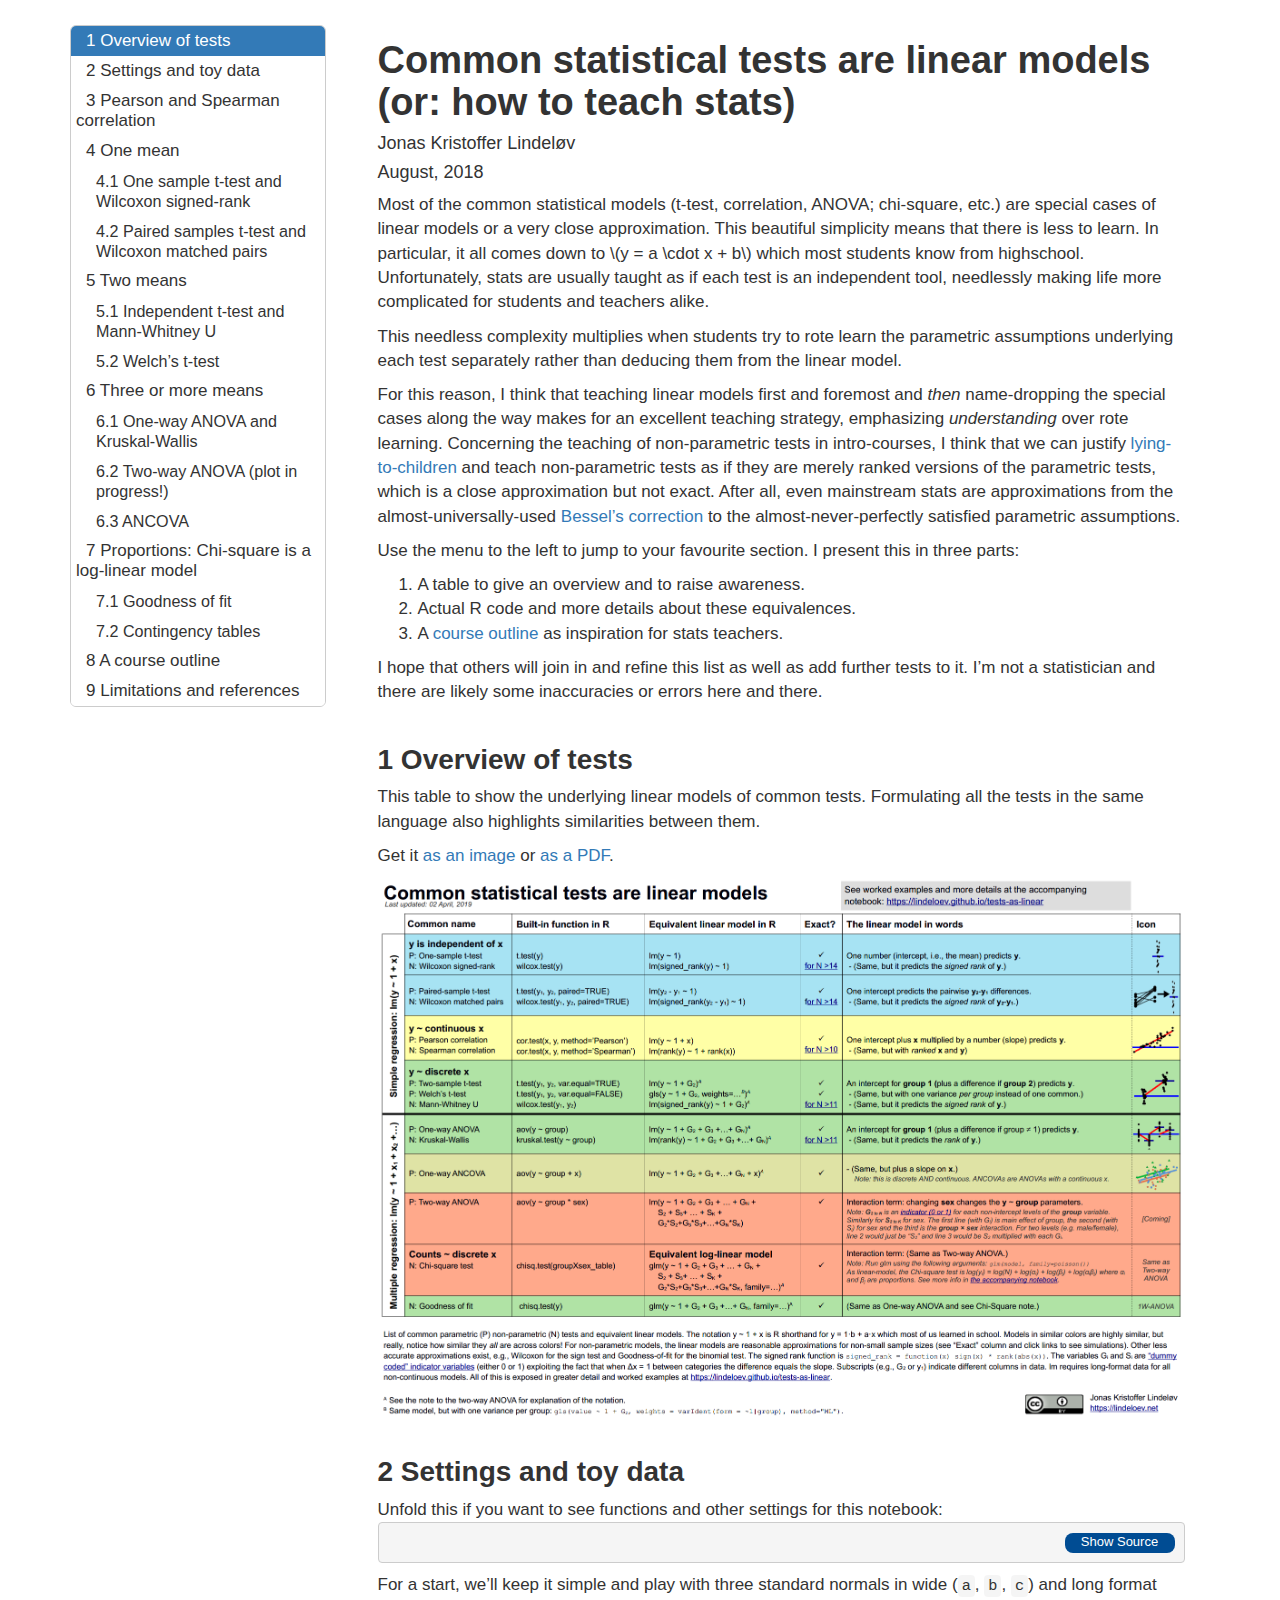
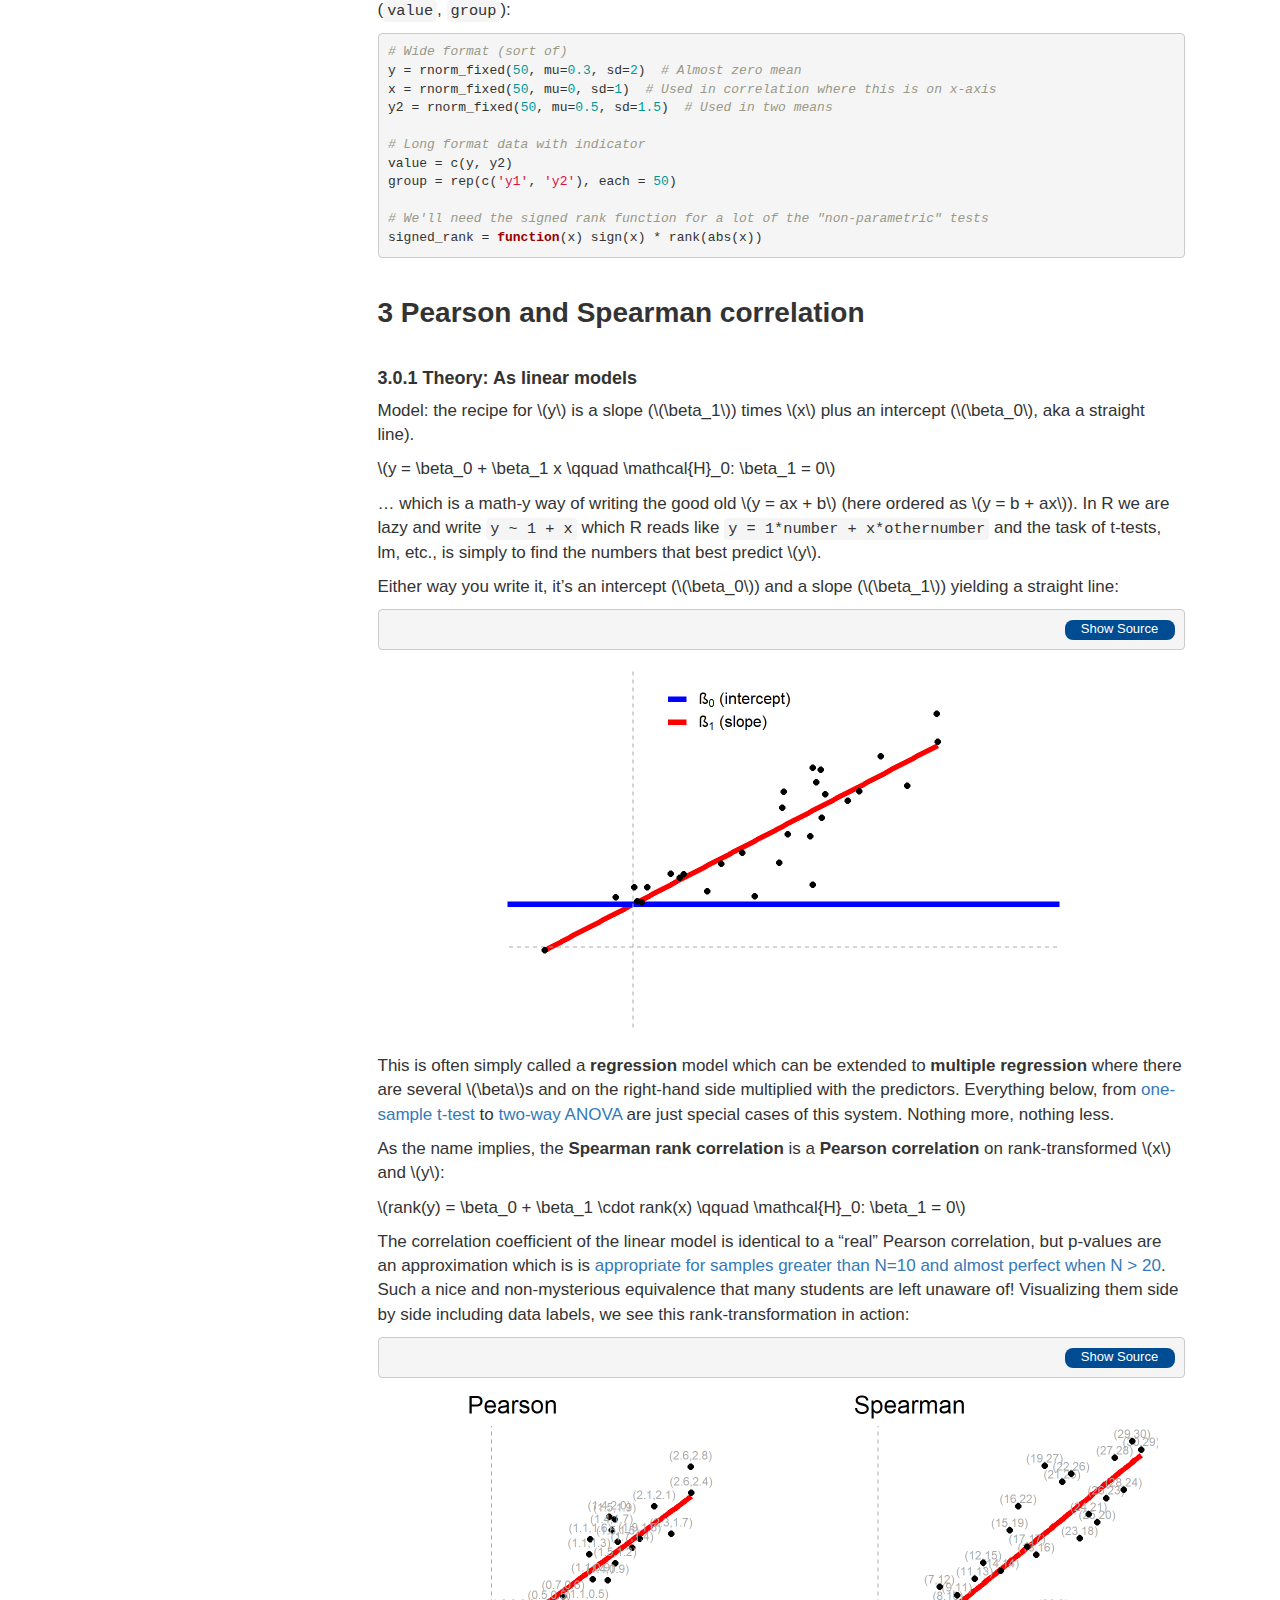
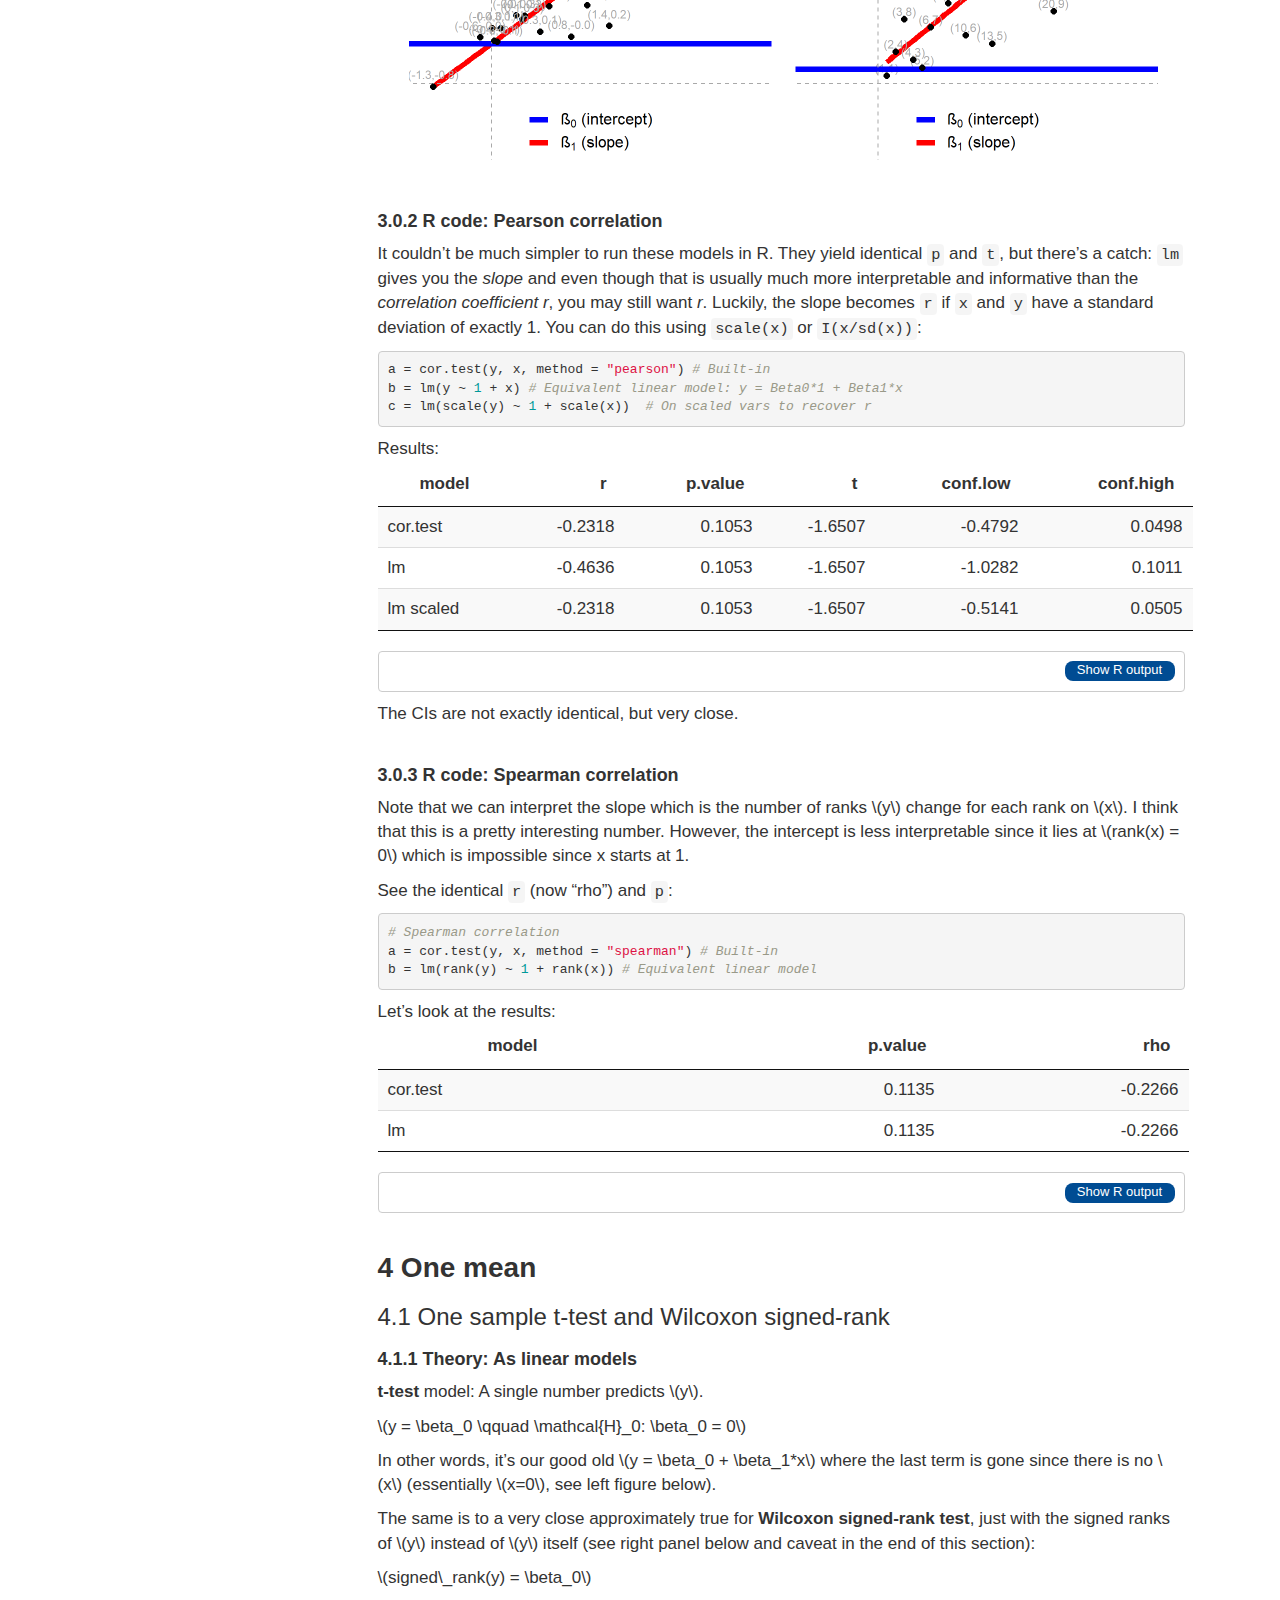
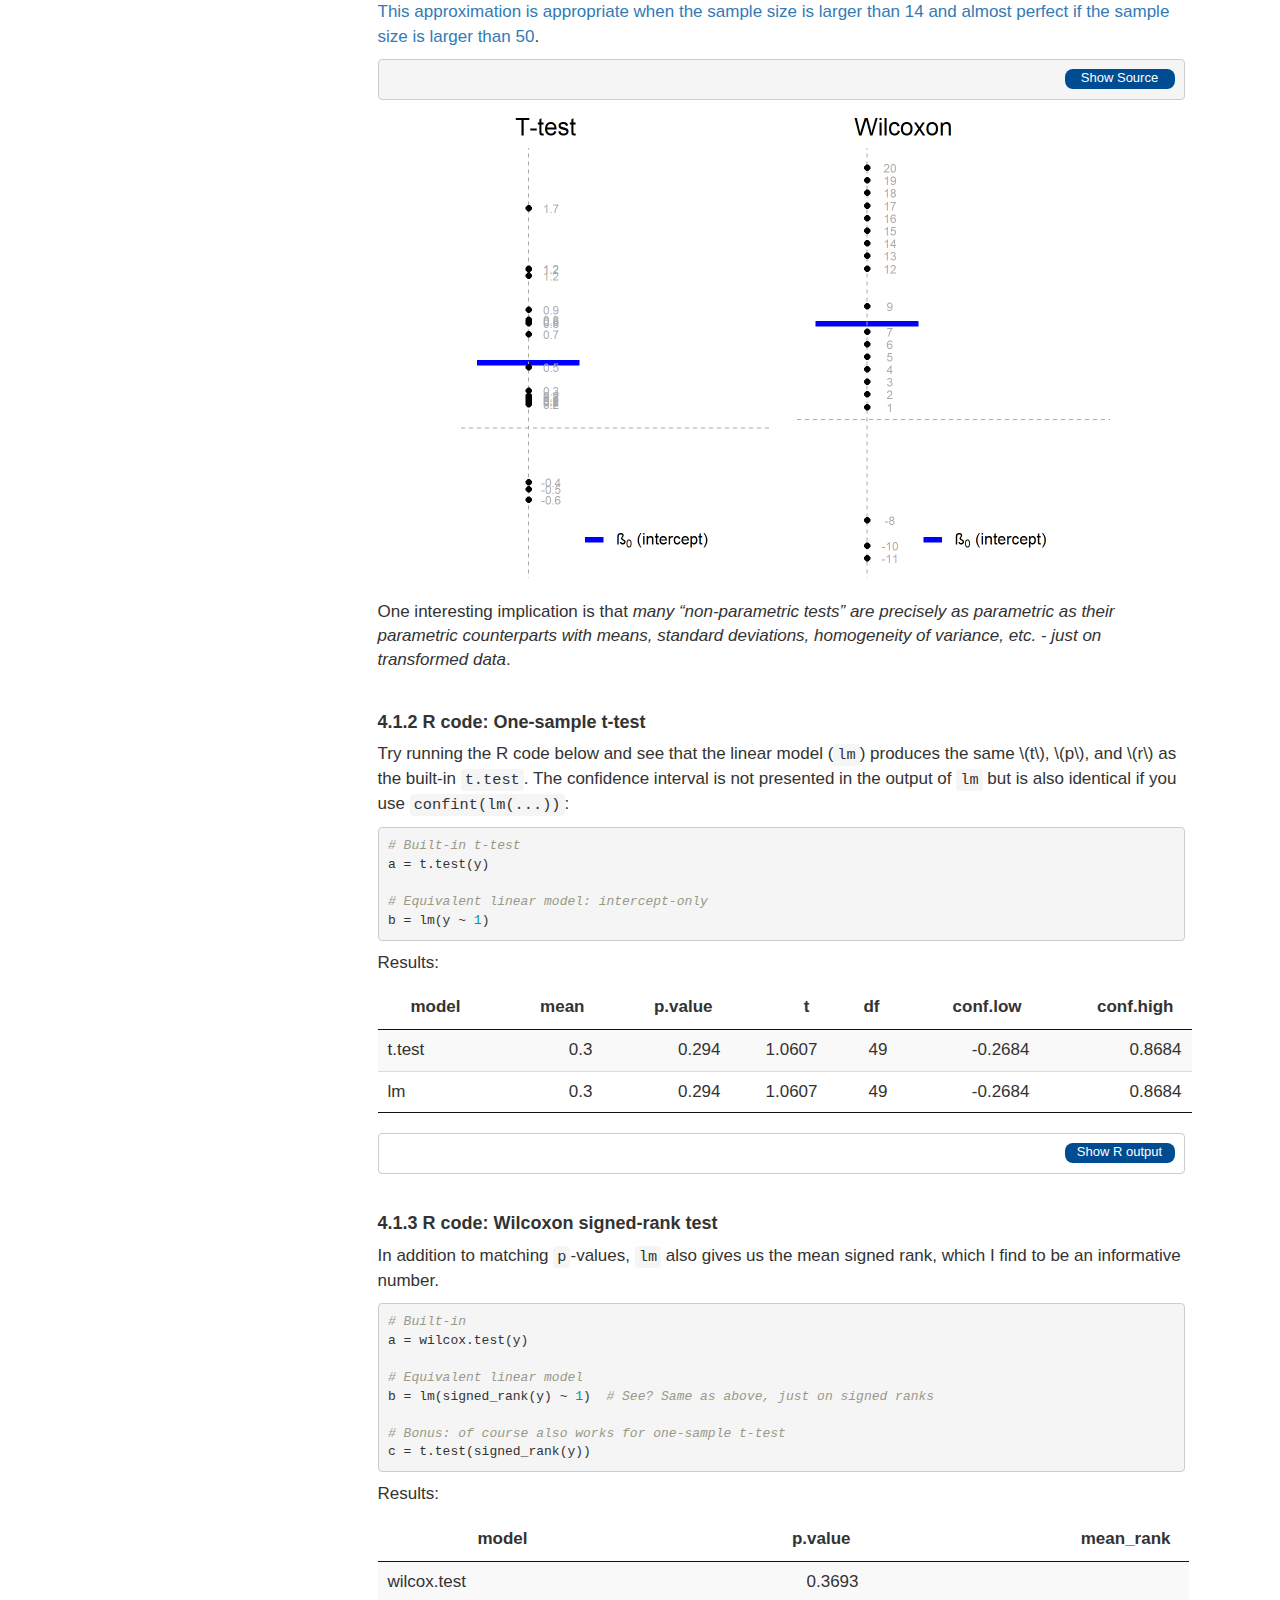
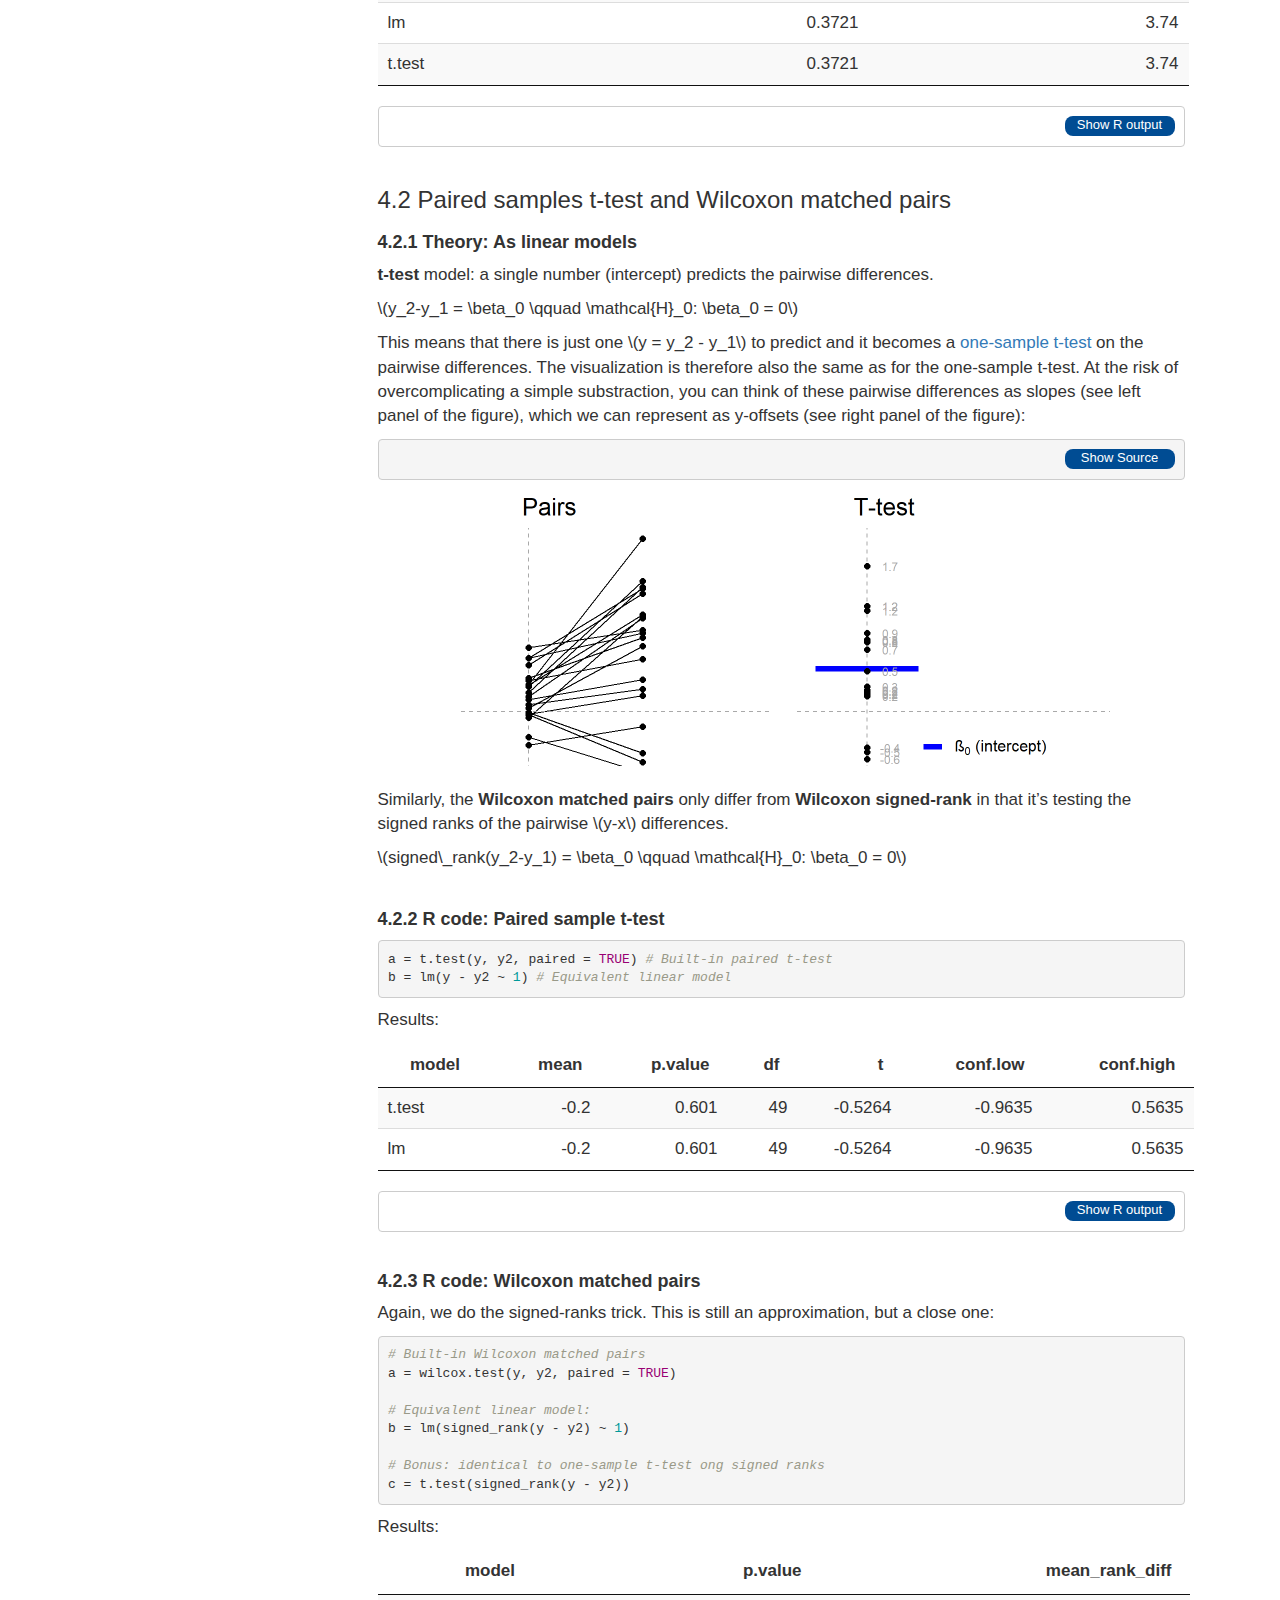
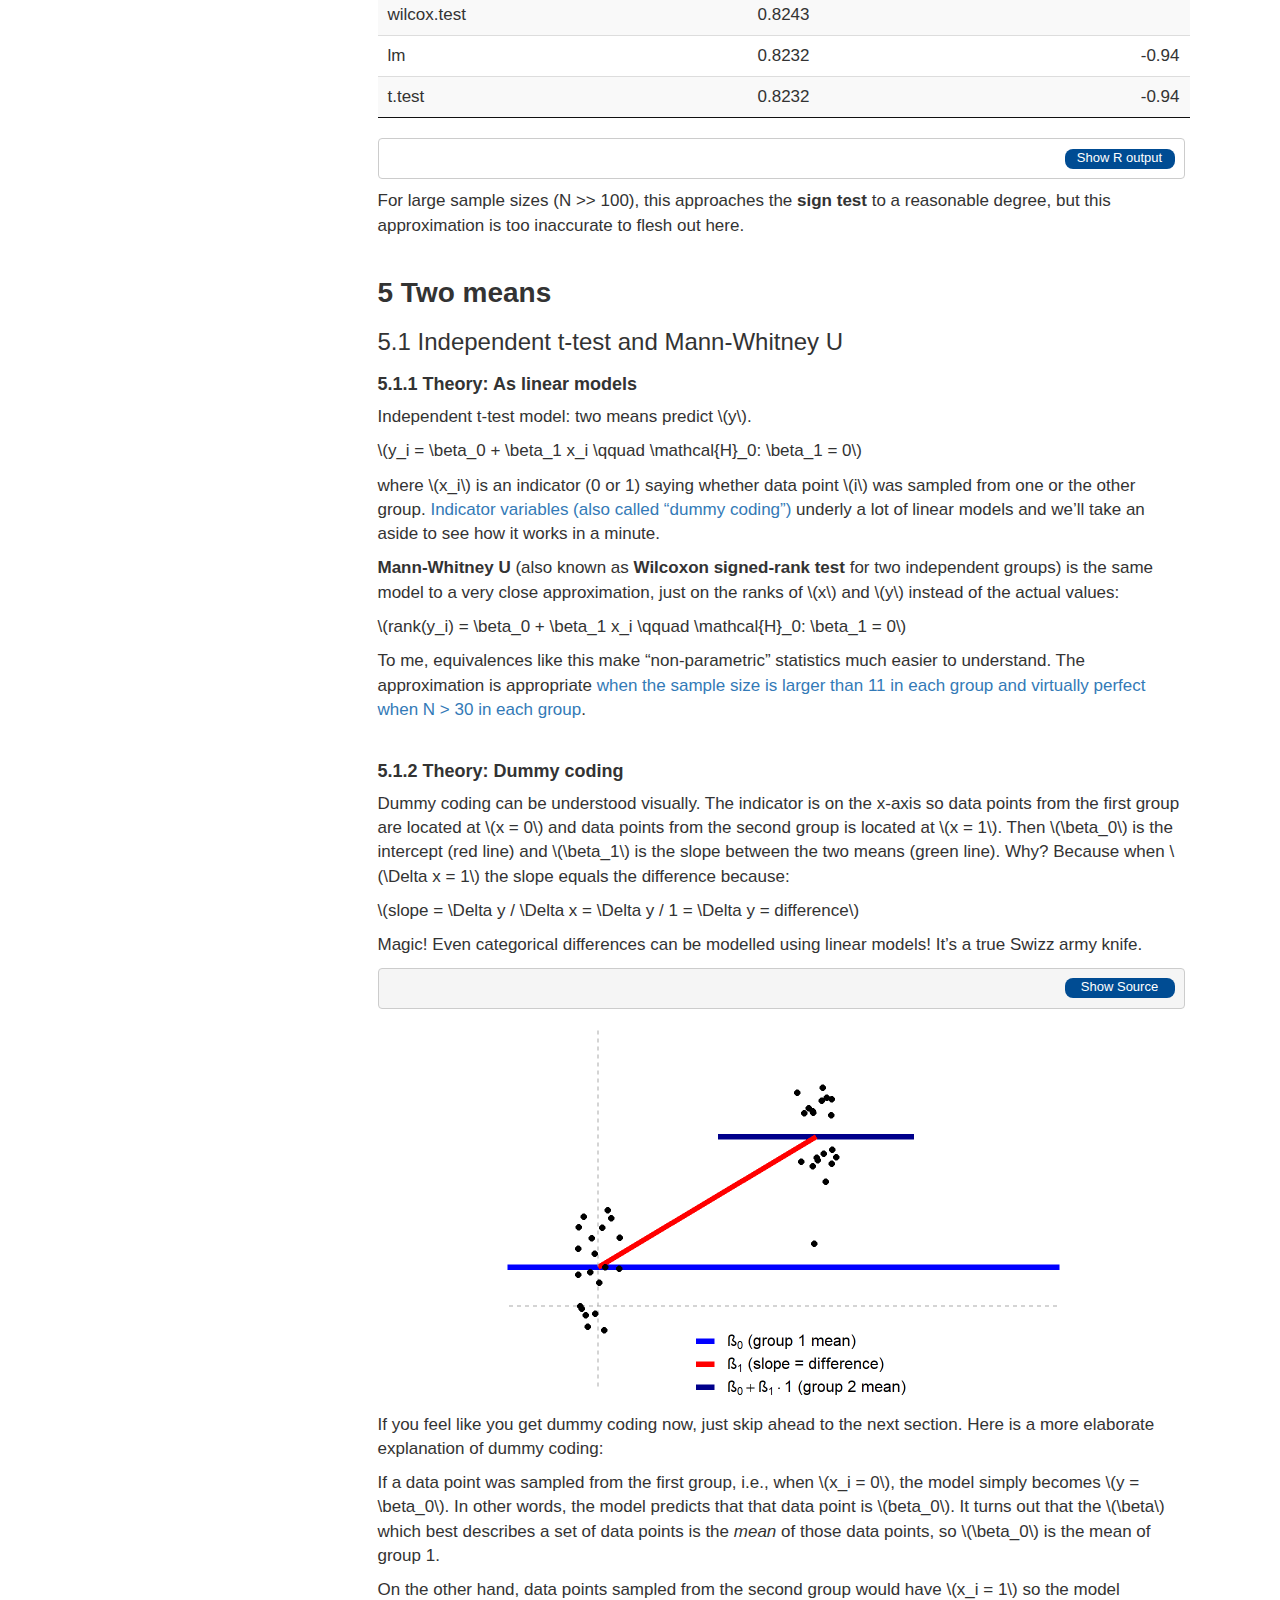
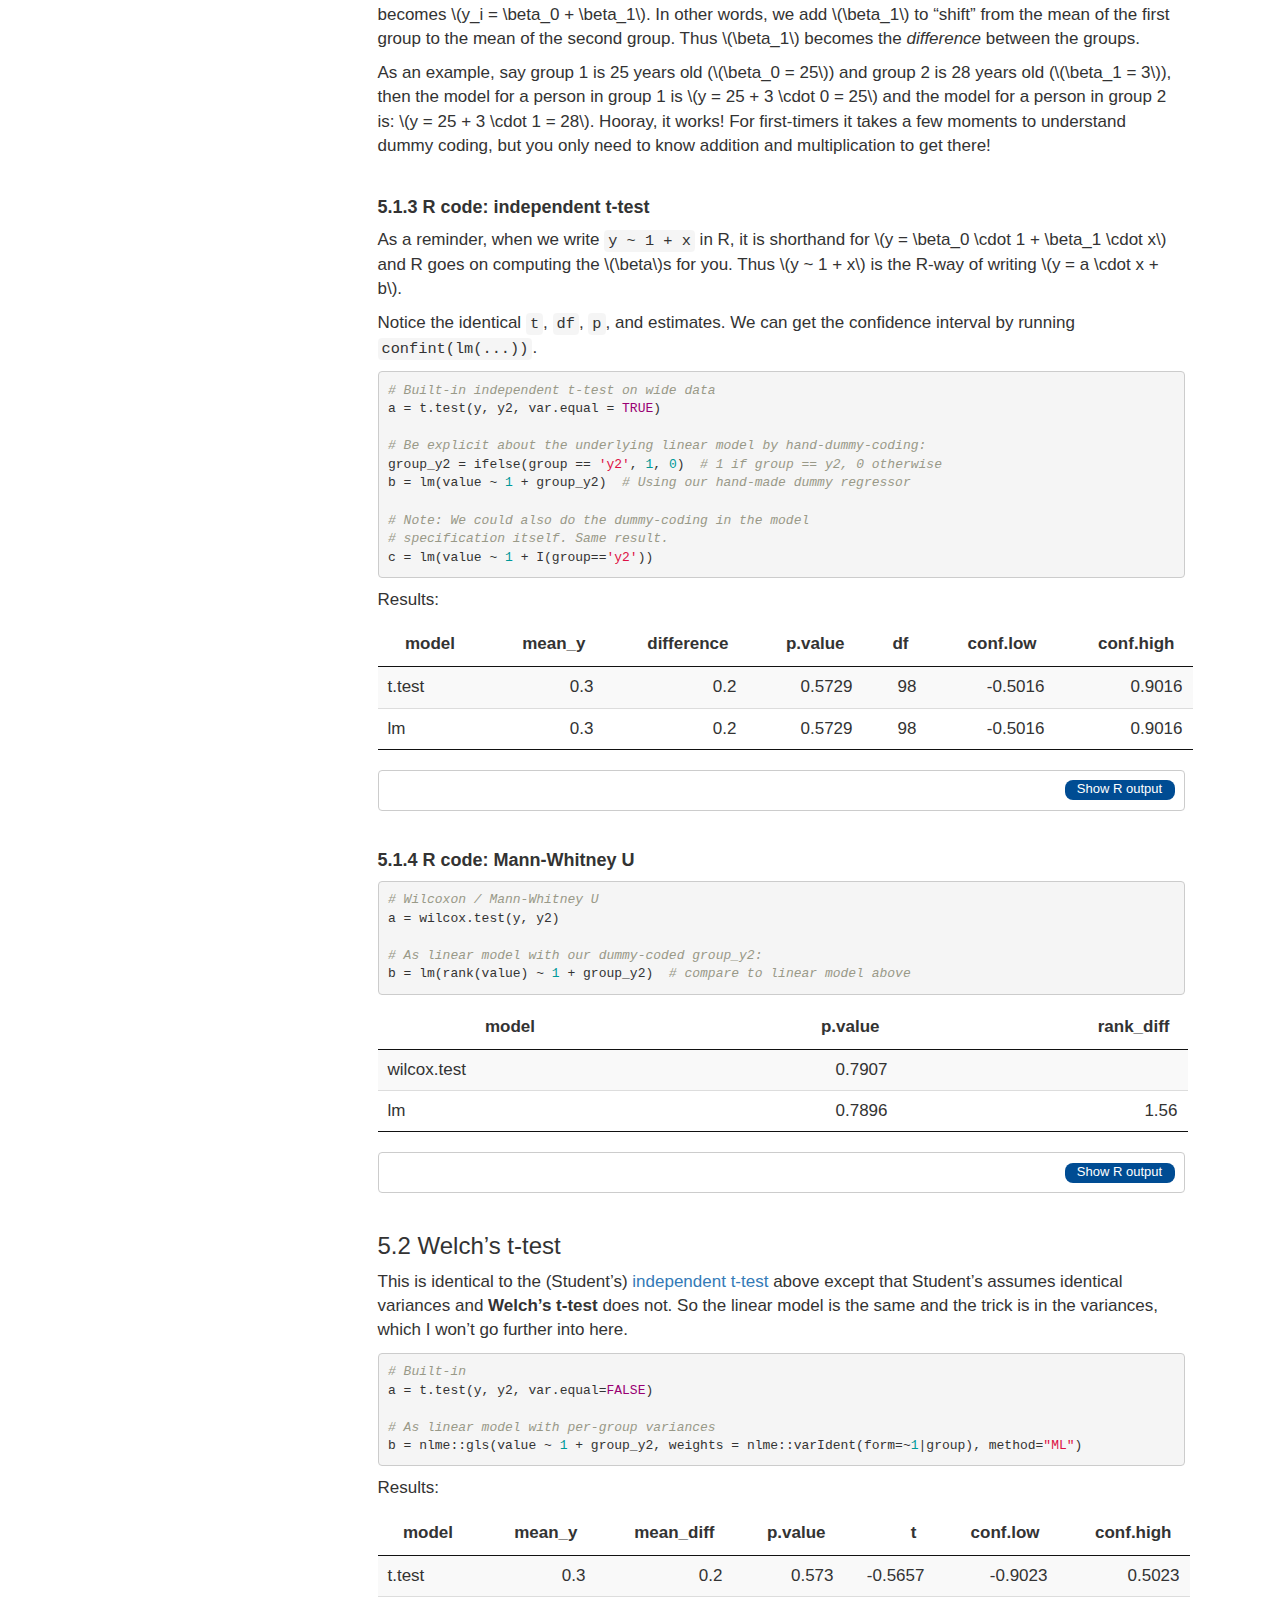
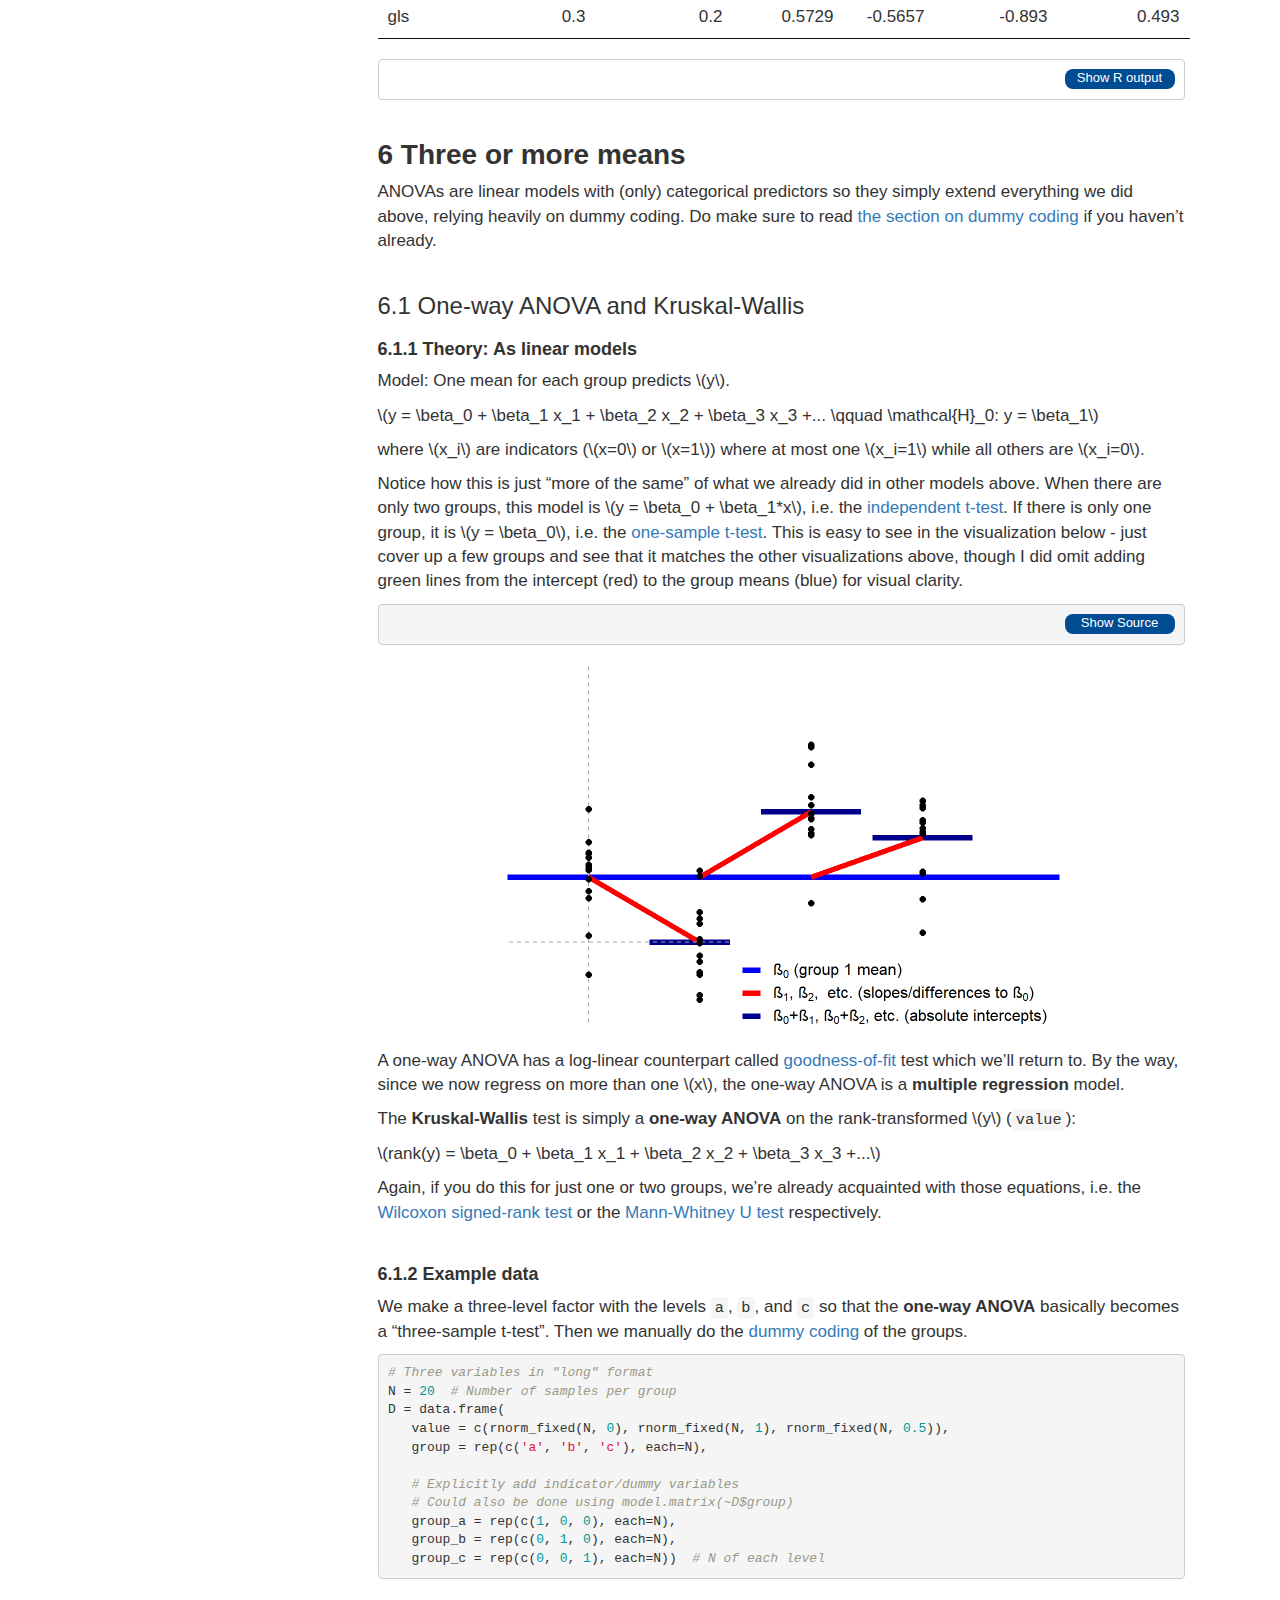
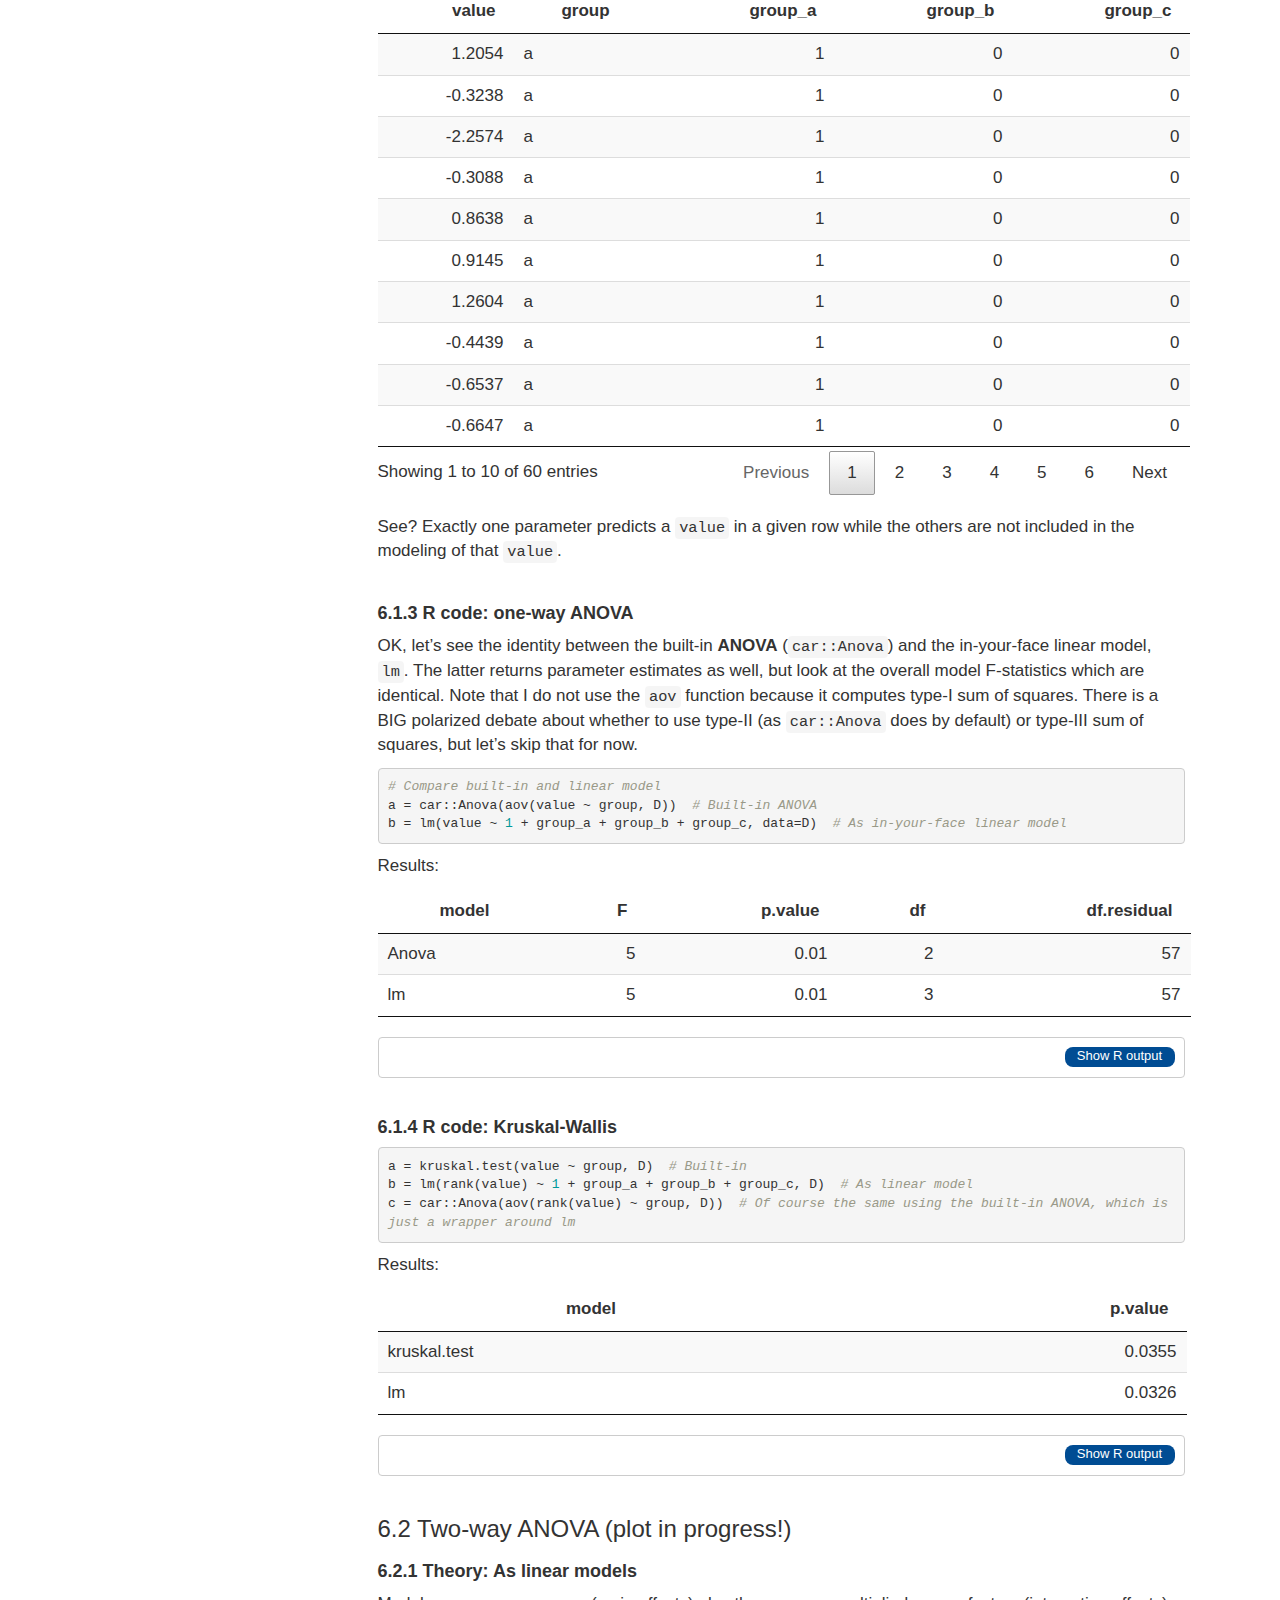
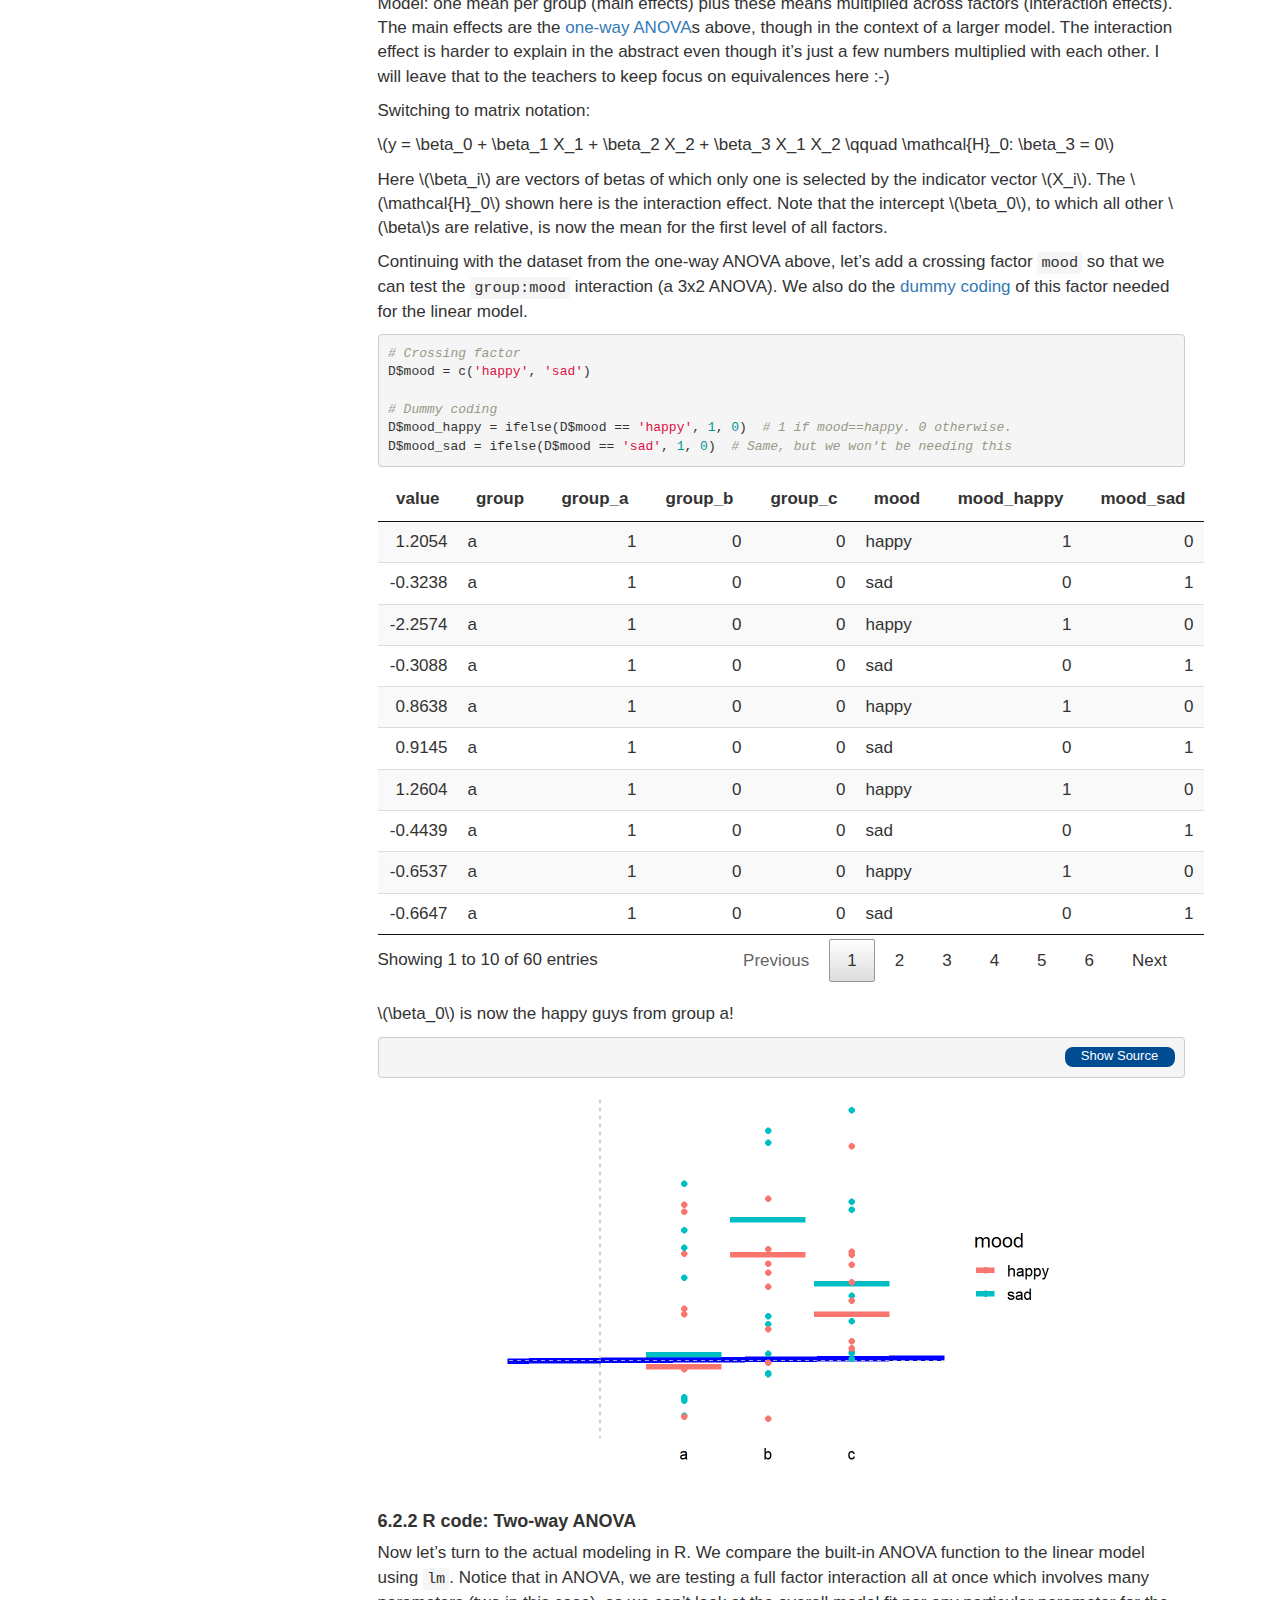
<file: linear_tests.html>
<!DOCTYPE html>

<html xmlns="http://www.w3.org/1999/xhtml">

<head>

<meta charset="utf-8" />
<meta http-equiv="Content-Type" content="text/html; charset=utf-8" />
<meta name="generator" content="pandoc" />


<meta name="author" content="Jonas Kristoffer Lindeløv" />


<title>Common statistical tests are linear models (or: how to teach stats)</title>

<script src="linear_tests_files/jquery-1.12.4/jquery.min.js"></script>
<meta name="viewport" content="width=device-width, initial-scale=1" />
<link href="linear_tests_files/bootstrap-3.3.5/css/bootstrap.min.css" rel="stylesheet" />
<script src="linear_tests_files/bootstrap-3.3.5/js/bootstrap.min.js"></script>
<script src="linear_tests_files/bootstrap-3.3.5/shim/html5shiv.min.js"></script>
<script src="linear_tests_files/bootstrap-3.3.5/shim/respond.min.js"></script>
<script src="linear_tests_files/jqueryui-1.11.4/jquery-ui.min.js"></script>
<link href="linear_tests_files/tocify-1.9.1/jquery.tocify.css" rel="stylesheet" />
<script src="linear_tests_files/tocify-1.9.1/jquery.tocify.js"></script>
<script src="linear_tests_files/navigation-1.1/tabsets.js"></script>
<link href="linear_tests_files/highlightjs-9.12.0/default.css" rel="stylesheet" />
<script src="linear_tests_files/highlightjs-9.12.0/highlight.js"></script>
<script src="linear_tests_files/htmlwidgets-1.3/htmlwidgets.js"></script>
<link href="linear_tests_files/datatables-css-0.0.0/datatables-crosstalk.css" rel="stylesheet" />
<script src="linear_tests_files/datatables-binding-0.5/datatables.js"></script>
<link href="linear_tests_files/dt-core-1.10.16/css/jquery.dataTables.min.css" rel="stylesheet" />
<link href="linear_tests_files/dt-core-1.10.16/css/jquery.dataTables.extra.css" rel="stylesheet" />
<script src="linear_tests_files/dt-core-1.10.16/js/jquery.dataTables.min.js"></script>
<link href="linear_tests_files/crosstalk-1.0.0/css/crosstalk.css" rel="stylesheet" />
<script src="linear_tests_files/crosstalk-1.0.0/js/crosstalk.min.js"></script>

<style type="text/css">code{white-space: pre;}</style>
<style type="text/css">
  pre:not([class]) {
    background-color: white;
  }
</style>
<script type="text/javascript">
if (window.hljs) {
  hljs.configure({languages: []});
  hljs.initHighlightingOnLoad();
  if (document.readyState && document.readyState === "complete") {
    window.setTimeout(function() { hljs.initHighlighting(); }, 0);
  }
}
</script>



<style type="text/css">
h1 {
  font-size: 34px;
}
h1.title {
  font-size: 38px;
}
h2 {
  font-size: 30px;
}
h3 {
  font-size: 24px;
}
h4 {
  font-size: 18px;
}
h5 {
  font-size: 16px;
}
h6 {
  font-size: 12px;
}
.table th:not([align]) {
  text-align: left;
}
</style>




<style type = "text/css">
.main-container {
  max-width: 940px;
  margin-left: auto;
  margin-right: auto;
}
code {
  color: inherit;
  background-color: rgba(0, 0, 0, 0.04);
}
img {
  max-width:100%;
  height: auto;
}
.tabbed-pane {
  padding-top: 12px;
}
.html-widget {
  margin-bottom: 20px;
}
button.code-folding-btn:focus {
  outline: none;
}
summary {
  display: list-item;
}
</style>



<!-- tabsets -->

<style type="text/css">
.tabset-dropdown > .nav-tabs {
  display: inline-table;
  max-height: 500px;
  min-height: 44px;
  overflow-y: auto;
  background: white;
  border: 1px solid #ddd;
  border-radius: 4px;
}

.tabset-dropdown > .nav-tabs > li.active:before {
  content: "";
  font-family: 'Glyphicons Halflings';
  display: inline-block;
  padding: 10px;
  border-right: 1px solid #ddd;
}

.tabset-dropdown > .nav-tabs.nav-tabs-open > li.active:before {
  content: "&#xe258;";
  border: none;
}

.tabset-dropdown > .nav-tabs.nav-tabs-open:before {
  content: "";
  font-family: 'Glyphicons Halflings';
  display: inline-block;
  padding: 10px;
  border-right: 1px solid #ddd;
}

.tabset-dropdown > .nav-tabs > li.active {
  display: block;
}

.tabset-dropdown > .nav-tabs > li > a,
.tabset-dropdown > .nav-tabs > li > a:focus,
.tabset-dropdown > .nav-tabs > li > a:hover {
  border: none;
  display: inline-block;
  border-radius: 4px;
}

.tabset-dropdown > .nav-tabs.nav-tabs-open > li {
  display: block;
  float: none;
}

.tabset-dropdown > .nav-tabs > li {
  display: none;
}
</style>

<script>
$(document).ready(function () {
  window.buildTabsets("TOC");
});

$(document).ready(function () {
  $('.tabset-dropdown > .nav-tabs > li').click(function () {
    $(this).parent().toggleClass('nav-tabs-open')
  });
});
</script>

<!-- code folding -->



<script>
$(document).ready(function ()  {

    // move toc-ignore selectors from section div to header
    $('div.section.toc-ignore')
        .removeClass('toc-ignore')
        .children('h1,h2,h3,h4,h5').addClass('toc-ignore');

    // establish options
    var options = {
      selectors: "h1,h2",
      theme: "bootstrap3",
      context: '.toc-content',
      hashGenerator: function (text) {
        return text.replace(/[.\\/?&!#<>]/g, '').replace(/\s/g, '_').toLowerCase();
      },
      ignoreSelector: ".toc-ignore",
      scrollTo: 0
    };
    options.showAndHide = false;
    options.smoothScroll = true;

    // tocify
    var toc = $("#TOC").tocify(options).data("toc-tocify");
});
</script>

<style type="text/css">

#TOC {
  margin: 25px 0px 20px 0px;
}
@media (max-width: 768px) {
#TOC {
  position: relative;
  width: 100%;
}
}


.toc-content {
  padding-left: 30px;
  padding-right: 40px;
}

div.main-container {
  max-width: 1200px;
}

div.tocify {
  width: 20%;
  max-width: 260px;
  max-height: 85%;
}

@media (min-width: 768px) and (max-width: 991px) {
  div.tocify {
    width: 25%;
  }
}

@media (max-width: 767px) {
  div.tocify {
    width: 100%;
    max-width: none;
  }
}

.tocify ul, .tocify li {
  line-height: 20px;
}

.tocify-subheader .tocify-item {
  font-size: 0.90em;
  padding-left: 25px;
  text-indent: 0;
}

.tocify .list-group-item {
  border-radius: 0px;
}

.tocify-subheader {
  display: inline;
}
.tocify-subheader .tocify-item {
  font-size: 0.95em;
}

</style>



</head>

<body>


<div class="container-fluid main-container">


<!-- setup 3col/9col grid for toc_float and main content  -->
<div class="row-fluid">
<div class="col-xs-12 col-sm-4 col-md-3">
<div id="TOC" class="tocify">
</div>
</div>

<div class="toc-content col-xs-12 col-sm-8 col-md-9">




<div class="fluid-row" id="header">



<h1 class="title toc-ignore">Common statistical tests are linear models (or: how to teach stats)</h1>
<h4 class="author">Jonas Kristoffer Lindeløv</h4>
<h4 class="date">August, 2018</h4>

</div>


<style type="text/css">

  body {
    font-size: 17px;
  }
  
  /* HEADING 1 */
  h1 {
    font-size: 28px;
    font-weight: bold;
    padding-top: 20px;
  }
  
  /* HEADING 2 */
  h2 {
    font-size: 24px;
    padding: 0px;
    padding-top: 20px;
  }
  
  /* First h2 in section */
  .level1 > .level2:nth-child(3) > h2 {
    padding-top: 0px;
  }
  
  /* HEADING 3 */
  h3 {
    font-size: 18px;
    font-weight: bold;
    padding-top: 20px;
  }
  
  /* First h3 in section */
  .level2 > .level3:nth-child(3) > h3 {
    padding-top: 0px;
  }

</style>
<!-- from https://stackoverflow.com/a/37839683/1297830 -->
<link rel="stylesheet" type="text/css" href="hideOutput.css">
<script src="hideOutput.js"></script>
<!-- Makes links work on RPubs (in an iframe) -->
<p><base target="_top"/></p>
<!--
DO NOW:
 * Move to GitHub and link to it in intro?
 * Update cheat sheet
 * Link properly to PDF and image
 * Make tabbed or a website?

NOT NOW:
 * LATER: Figures: Two-way ANOVA + Chi-Square
 * LATER: Annotate ANCOVA legend with intercepts?
-->
<p>Most of the common statistical models (t-test, correlation, ANOVA; chi-square, etc.) are special cases of linear models or a very close approximation. This beautiful simplicity means that there is less to learn. In particular, it all comes down to <span class="math inline">\(y = a \cdot x + b\)</span> which most students know from highschool. Unfortunately, stats are usually taught as if each test is an independent tool, needlessly making life more complicated for students and teachers alike.</p>
<p>This needless complexity multiplies when students try to rote learn the parametric assumptions underlying each test separately rather than deducing them from the linear model.</p>
<p>For this reason, I think that teaching linear models first and foremost and <em>then</em> name-dropping the special cases along the way makes for an excellent teaching strategy, emphasizing <em>understanding</em> over rote learning. Concerning the teaching of non-parametric tests in intro-courses, I think that we can justify <a href="https://en.wikipedia.org/wiki/Lie-to-children">lying-to-children</a> and teach non-parametric tests as if they are merely ranked versions of the parametric tests, which is a close approximation but not exact. After all, even mainstream stats are approximations from the almost-universally-used <a href="https://en.wikipedia.org/wiki/Bessel%27s_correction">Bessel’s correction</a> to the almost-never-perfectly satisfied parametric assumptions.</p>
<p>Use the menu to the left to jump to your favourite section. I present this in three parts:</p>
<ol style="list-style-type: decimal">
<li>A table to give an overview and to raise awareness.</li>
<li>Actual R code and more details about these equivalences.</li>
<li>A <a href="#course">course outline</a> as inspiration for stats teachers.</li>
</ol>
<p>I hope that others will join in and refine this list as well as add further tests to it. I’m not a statistician and there are likely some inaccuracies or errors here and there.</p>
<div id="overview-of-tests" class="section level1">
<h1><span class="header-section-number">1</span> Overview of tests</h1>
<p>This table to show the underlying linear models of common tests. Formulating all the tests in the same language also highlights similarities between them. <!--
Get it [as an image](http://lindeloev.net/misc/linear_tests.png) or [as a PDF](http://lindeloev.net/misc/linear_tests.pdf).

[![](linear_tests.png)](http://lindeloev.net/misc/linear_tests.pdf)
--></p>
<p>Get it <a href="linear_tests_cheat_sheet.png">as an image</a> or <a href="linear_tests_cheat_sheet.pdf">as a PDF</a>.</p>
<p><a href="linear_tests_cheat_sheet.pdf"><img src="linear_tests_cheat_sheet.png" /></a></p>
</div>
<div id="settings-and-toy-data" class="section level1">
<h1><span class="header-section-number">2</span> Settings and toy data</h1>
Unfold this if you want to see functions and other settings for this notebook:
<div class="fold s">
<pre class="r"><code># Load packages for data handling and plotting
library(tidyverse)
library(patchwork)
library(broom)

# Reproducible &quot;random&quot; results
set.seed(40)

# To show tables. Rounds
print_df = function(D, decimals=4, navigate=FALSE) {
  DT::datatable(mutate_if(D, is.numeric, round, decimals), 
    rownames = FALSE,
    options = list(
      searching=FALSE, 
      lengthChange=FALSE, 
      ordering=FALSE, 
      autoWidth=TRUE, 
      bPaginate=navigate, 
      bInfo=navigate, 
      paging=navigate
    )
  )
}

# Generate normal data with known parameters
rnorm_fixed = function(N, mu=0, sd=1) scale(rnorm(N))*sd + mu

# Plot style.
theme_axis = function(P, jitter=FALSE, xlim=c(-0.5, 2), ylim=c(-0.5, 2), legend.position=NULL) {
  P = P + theme_bw(15) + 
  geom_segment(x=-1000, xend=1000, y=0, yend=0, lty=2, color=&#39;dark gray&#39;, lwd=0.5) +
  geom_segment(x=0, xend=0, y=-1000, yend=1000, lty=2, color=&#39;dark gray&#39;, lwd=0.5) +
  coord_cartesian(xlim=xlim, ylim=ylim) +
  theme(axis.title = element_blank(), 
        axis.text = element_blank(),
        axis.ticks = element_blank(),
        panel.border = element_blank(),
        panel.grid = element_blank(),
        legend.position = legend.position)
  
  # Return jittered or non-jittered plot?
  if(jitter) {
    P + geom_jitter(width=0.1, size=2)
  }
  else {
    P + geom_point(size=2)
  }
}</code></pre>
</div>
<p>For a start, we’ll keep it simple and play with three standard normals in wide (<code>a</code>, <code>b</code>, <code>c</code>) and long format (<code>value</code>, <code>group</code>):</p>
<pre class="r"><code># Wide format (sort of)
y = rnorm_fixed(50, mu=0.3, sd=2)  # Almost zero mean
x = rnorm_fixed(50, mu=0, sd=1)  # Used in correlation where this is on x-axis
y2 = rnorm_fixed(50, mu=0.5, sd=1.5)  # Used in two means

# Long format data with indicator
value = c(y, y2)
group = rep(c(&#39;y1&#39;, &#39;y2&#39;), each = 50)

# We&#39;ll need the signed rank function for a lot of the &quot;non-parametric&quot; tests
signed_rank = function(x) sign(x) * rank(abs(x))</code></pre>
</div>
<div id="correlation" class="section level1">
<h1><span class="header-section-number">3</span> Pearson and Spearman correlation</h1>
<div id="theory-as-linear-models" class="section level3">
<h3><span class="header-section-number">3.0.1</span> Theory: As linear models</h3>
<p>Model: the recipe for <span class="math inline">\(y\)</span> is a slope (<span class="math inline">\(\beta_1\)</span>) times <span class="math inline">\(x\)</span> plus an intercept (<span class="math inline">\(\beta_0\)</span>, aka a straight line).</p>
<p><span class="math inline">\(y = \beta_0 + \beta_1 x \qquad \mathcal{H}_0: \beta_1 = 0\)</span></p>
<p>… which is a math-y way of writing the good old <span class="math inline">\(y = ax + b\)</span> (here ordered as <span class="math inline">\(y = b + ax\)</span>). In R we are lazy and write <code>y ~ 1 + x</code> which R reads like <code>y = 1*number + x*othernumber</code> and the task of t-tests, lm, etc., is simply to find the numbers that best predict <span class="math inline">\(y\)</span>.</p>
<p>Either way you write it, it’s an intercept (<span class="math inline">\(\beta_0\)</span>) and a slope (<span class="math inline">\(\beta_1\)</span>) yielding a straight line:</p>
<div class="fold s">
<pre class="r"><code># Fixed correlation
D_correlation = data.frame(MASS::mvrnorm(30, mu=c(0.9, 0.9), Sigma=matrix(c(1, 0.8, 1, 0.8), ncol=2), empirical=TRUE))  # Correlated data

# Add labels (for next plot)
D_correlation$label_num = sprintf(&#39;(%.1f,%.1f)&#39;, D_correlation$X1, D_correlation$X2)
D_correlation$label_rank = sprintf(&#39;(%i,%i)&#39;, rank(D_correlation$X1), rank(D_correlation$X2))

# Plot it
fit = lm(I(X2*0.5+0.4) ~ I(X1*0.5+0.2), D_correlation)
intercept_pearson = coefficients(fit)[1]

P_pearson = ggplot(D_correlation, aes(x=X1*0.5+0.2, y=X2*0.5+0.4)) +
  geom_smooth(method=lm, se=FALSE, lwd=2, aes(colour=&#39;beta_1&#39;)) + 
  geom_segment(x=-100, xend=100, 
               y=intercept_pearson, yend=intercept_pearson, 
               lwd=2, aes(color=&quot;beta_0&quot;)) + 
  scale_color_manual(name=NULL, values=c(&quot;blue&quot;, &quot;red&quot;), labels=c(bquote(β[0]*&quot; (intercept)&quot;), bquote(β[1]*&quot; (slope)&quot;)))
  
theme_axis(P_pearson, legend.position=c(0.4, 0.9))</code></pre>
<p><img src="linear_tests_files/figure-html/unnamed-chunk-4-1.png" width="576" style="display: block; margin: auto;" /></p>
</div>
<p>This is often simply called a <strong>regression</strong> model which can be extended to <strong>multiple regression</strong> where there are several <span class="math inline">\(\beta\)</span>s and on the right-hand side multiplied with the predictors. Everything below, from <a href="#t1">one-sample t-test</a> to <a href="#anova2">two-way ANOVA</a> are just special cases of this system. Nothing more, nothing less.</p>
<p>As the name implies, the <strong>Spearman rank correlation</strong> is a <strong>Pearson correlation</strong> on rank-transformed <span class="math inline">\(x\)</span> and <span class="math inline">\(y\)</span>:</p>
<p><span class="math inline">\(rank(y) = \beta_0 + \beta_1 \cdot rank(x) \qquad \mathcal{H}_0: \beta_1 = 0\)</span></p>
<p>The correlation coefficient of the linear model is identical to a “real” Pearson correlation, but p-values are an approximation which is is <a href="https://rpubs.com/lindeloev/spearman_pearson">appropriate for samples greater than N=10 and almost perfect when N &gt; 20</a>. Such a nice and non-mysterious equivalence that many students are left unaware of! Visualizing them side by side including data labels, we see this rank-transformation in action:</p>
<div class="fold s">
<pre class="r"><code># Spearman intercept
intercept_spearman = coefficients(lm(rank(X2) ~ rank(X1), D_correlation))[1]

# Spearman plot
P_spearman = ggplot(D_correlation, aes(x=rank(X1), y=rank(X2))) +
  geom_smooth(method=lm, se=FALSE, lwd=2, aes(color=&#39;beta_1&#39;)) + 
  geom_text(aes(label=label_rank), nudge_y=1, size=3, color=&#39;dark gray&#39;) + 
  geom_segment(x=-100, xend=100, 
               y=intercept_spearman, yend=intercept_spearman, 
               lwd=2, aes(color=&#39;beta_0&#39;)) + 
  scale_color_manual(name=NULL, values=c(&quot;blue&quot;, &quot;red&quot;), labels=c(bquote(β[0]*&quot; (intercept)&quot;), bquote(β[1]*&quot; (slope)&quot;)))

# Stich together using patchwork
(theme_axis(P_pearson, legend.position=c(0.5, 0.1)) + geom_text(aes(label=label_num), nudge_y=0.1, size=3, color=&#39;dark gray&#39;) + labs(title=&#39;         Pearson&#39;)) + (theme_axis(P_spearman, xlim=c(-7.5, 30), ylim=c(-7.5, 30), legend.position=c(0.5, 0.1)) + labs(title=&#39;         Spearman&#39;))</code></pre>
<p><img src="linear_tests_files/figure-html/unnamed-chunk-5-1.png" width="768" style="display: block; margin: auto;" /></p>
</div>
</div>
<div id="r-code-pearson-correlation" class="section level3">
<h3><span class="header-section-number">3.0.2</span> R code: Pearson correlation</h3>
<p>It couldn’t be much simpler to run these models in R. They yield identical <code>p</code> and <code>t</code>, but there’s a catch: <code>lm</code> gives you the <em>slope</em> and even though that is usually much more interpretable and informative than the <em>correlation coefficient</em> <em>r</em>, you may still want <em>r</em>. Luckily, the slope becomes <code>r</code> if <code>x</code> and <code>y</code> have a standard deviation of exactly 1. You can do this using <code>scale(x)</code> or <code>I(x/sd(x))</code>:</p>
<pre class="r"><code>a = cor.test(y, x, method = &quot;pearson&quot;) # Built-in
b = lm(y ~ 1 + x) # Equivalent linear model: y = Beta0*1 + Beta1*x
c = lm(scale(y) ~ 1 + scale(x))  # On scaled vars to recover r</code></pre>
Results: <div id="htmlwidget-58f61054e232de0dbaf9" style="width:100%;height:auto;" class="datatables html-widget"></div>
<script type="application/json" data-for="htmlwidget-58f61054e232de0dbaf9">{"x":{"filter":"none","data":[["cor.test","lm","lm scaled"],[-0.2318,-0.4636,-0.2318],[0.1053,0.1053,0.1053],[-1.6507,-1.6507,-1.6507],[-0.4792,-1.0282,-0.5141],[0.0498,0.1011,0.0505]],"container":"<table class=\"display\">\n  <thead>\n    <tr>\n      <th>model<\/th>\n      <th>r<\/th>\n      <th>p.value<\/th>\n      <th>t<\/th>\n      <th>conf.low<\/th>\n      <th>conf.high<\/th>\n    <\/tr>\n  <\/thead>\n<\/table>","options":{"searching":false,"lengthChange":false,"ordering":false,"autoWidth":true,"bPaginate":false,"bInfo":false,"paging":false,"columnDefs":[{"className":"dt-right","targets":[1,2,3,4,5]}],"order":[],"orderClasses":false}},"evals":[],"jsHooks":[]}</script>
<div class="fold o">
<pre><code>## 
##  Pearson&#39;s product-moment correlation
## 
## data:  y and x
## t = -1.6507, df = 48, p-value = 0.1053
## alternative hypothesis: true correlation is not equal to 0
## 95 percent confidence interval:
##  -0.47920849  0.04978276
## sample estimates:
##        cor 
## -0.2317767 
## 
## 
## Call:
## lm(formula = y ~ 1 + x)
## 
## Residuals:
##     Min      1Q  Median      3Q     Max 
## -3.3393 -1.6593  0.3349  1.3629  3.5214 
## 
## Coefficients:
##             Estimate Std. Error t value Pr(&gt;|t|)
## (Intercept)   0.3000     0.2780   1.079    0.286
## x            -0.4636     0.2808  -1.651    0.105
## 
## Residual standard error: 1.966 on 48 degrees of freedom
## Multiple R-squared:  0.05372,    Adjusted R-squared:  0.03401 
## F-statistic: 2.725 on 1 and 48 DF,  p-value: 0.1053
## 
## 
## Call:
## lm(formula = scale(y) ~ 1 + scale(x))
## 
## Residuals:
##     Min      1Q  Median      3Q     Max 
## -1.6697 -0.8297  0.1675  0.6815  1.7607 
## 
## Coefficients:
##               Estimate Std. Error t value Pr(&gt;|t|)
## (Intercept) -1.341e-17  1.390e-01   0.000    1.000
## scale(x)    -2.318e-01  1.404e-01  -1.651    0.105
## 
## Residual standard error: 0.9828 on 48 degrees of freedom
## Multiple R-squared:  0.05372,    Adjusted R-squared:  0.03401 
## F-statistic: 2.725 on 1 and 48 DF,  p-value: 0.1053</code></pre>
</div>
<p>The CIs are not exactly identical, but very close.</p>
</div>
<div id="r-code-spearman-correlation" class="section level3">
<h3><span class="header-section-number">3.0.3</span> R code: Spearman correlation</h3>
<p>Note that we can interpret the slope which is the number of ranks <span class="math inline">\(y\)</span> change for each rank on <span class="math inline">\(x\)</span>. I think that this is a pretty interesting number. However, the intercept is less interpretable since it lies at <span class="math inline">\(rank(x) = 0\)</span> which is impossible since x starts at 1.</p>
<p>See the identical <code>r</code> (now “rho”) and <code>p</code>:</p>
<pre class="r"><code># Spearman correlation
a = cor.test(y, x, method = &quot;spearman&quot;) # Built-in
b = lm(rank(y) ~ 1 + rank(x)) # Equivalent linear model</code></pre>
Let’s look at the results: <div id="htmlwidget-18ac5bd784205e06f9a7" style="width:100%;height:auto;" class="datatables html-widget"></div>
<script type="application/json" data-for="htmlwidget-18ac5bd784205e06f9a7">{"x":{"filter":"none","data":[["cor.test","lm"],[0.1135,0.1135],[-0.2266,-0.2266]],"container":"<table class=\"display\">\n  <thead>\n    <tr>\n      <th>model<\/th>\n      <th>p.value<\/th>\n      <th>rho<\/th>\n    <\/tr>\n  <\/thead>\n<\/table>","options":{"searching":false,"lengthChange":false,"ordering":false,"autoWidth":true,"bPaginate":false,"bInfo":false,"paging":false,"columnDefs":[{"className":"dt-right","targets":[1,2]}],"order":[],"orderClasses":false}},"evals":[],"jsHooks":[]}</script>
<div class="fold o">
<pre><code>## 
##  Spearman&#39;s rank correlation rho
## 
## data:  y and x
## S = 25544, p-value = 0.1135
## alternative hypothesis: true rho is not equal to 0
## sample estimates:
##        rho 
## -0.2266026 
## 
## 
## Call:
## lm(formula = rank(y) ~ 1 + rank(x))
## 
## Residuals:
##      Min       1Q   Median       3Q      Max 
## -26.4655 -11.5603   0.4458  11.5628  25.6921 
## 
## Coefficients:
##             Estimate Std. Error t value Pr(&gt;|t|)    
## (Intercept)  31.2784     4.1191   7.593 9.11e-10 ***
## rank(x)      -0.2266     0.1406  -1.612    0.114    
## ---
## Signif. codes:  0 &#39;***&#39; 0.001 &#39;**&#39; 0.01 &#39;*&#39; 0.05 &#39;.&#39; 0.1 &#39; &#39; 1
## 
## Residual standard error: 14.35 on 48 degrees of freedom
## Multiple R-squared:  0.05135,    Adjusted R-squared:  0.03159 
## F-statistic: 2.598 on 1 and 48 DF,  p-value: 0.1135</code></pre>
</div>
</div>
</div>
<div id="one-mean" class="section level1">
<h1><span class="header-section-number">4</span> One mean</h1>
<div id="t1" class="section level2">
<h2><span class="header-section-number">4.1</span> One sample t-test and Wilcoxon signed-rank</h2>
<div id="theory-as-linear-models-1" class="section level3">
<h3><span class="header-section-number">4.1.1</span> Theory: As linear models</h3>
<p><strong>t-test</strong> model: A single number predicts <span class="math inline">\(y\)</span>.</p>
<p><span class="math inline">\(y = \beta_0 \qquad \mathcal{H}_0: \beta_0 = 0\)</span></p>
<p>In other words, it’s our good old <span class="math inline">\(y = \beta_0 + \beta_1*x\)</span> where the last term is gone since there is no <span class="math inline">\(x\)</span> (essentially <span class="math inline">\(x=0\)</span>, see left figure below).</p>
<p>The same is to a very close approximately true for <strong>Wilcoxon signed-rank test</strong>, just with the signed ranks of <span class="math inline">\(y\)</span> instead of <span class="math inline">\(y\)</span> itself (see right panel below and caveat in the end of this section):</p>
<p><span class="math inline">\(signed\_rank(y) = \beta_0\)</span></p>
<p><a href="https://rpubs.com/lindeloev/wilcoxon-ttest">This approximation is appropriate when the sample size is larger than 14 and almost perfect if the sample size is larger than 50</a>.</p>
<div class="fold s">
<pre class="r"><code># T-test
D_t1 = data.frame(y=rnorm_fixed(20, 0.5, 0.6),
                  x=runif(20, 0.93, 1.07))  # Fix mean and SD

P_t1 = ggplot(D_t1, aes(y=y, x=0)) + 
  stat_summary(fun.y=mean, geom = &quot;errorbar&quot;, aes(ymax = ..y.., ymin = ..y.., color=&#39;beta_0&#39;), lwd=2) +
  scale_color_manual(name=NULL, values=c(&quot;blue&quot;), labels=c(bquote(β[0]*&quot; (intercept)&quot;))) +
  
  geom_text(aes(label=round(y, 1)), nudge_x = 0.2, size=3, color=&#39;dark gray&#39;) + 
  labs(title=&#39;         T-test&#39;)

# Wilcoxon
D_t1_rank = data.frame(y = signed_rank(D_t1$y))

P_t1_rank = ggplot(D_t1_rank, aes(y=y, x=0)) + 
  stat_summary(fun.y=mean, geom = &quot;errorbar&quot;, aes(ymax = ..y.., ymin = ..y.., color=&#39;beta_0&#39;), lwd=2) +
  scale_color_manual(name=NULL, values=c(&quot;blue&quot;), labels=c(bquote(β[0]*&quot; (intercept)&quot;))) +

  geom_text(aes(label=y), nudge_x=0.2, size=3, color=&#39;dark gray&#39;) + 
  labs(title=&#39;         Wilcoxon&#39;)


# Stich together using patchwork
theme_axis(P_t1, ylim=c(-1, 2), legend.position=c(0.6, 0.1)) + 
  theme_axis(P_t1_rank, ylim=NULL,  legend.position=c(0.6, 0.1))</code></pre>
<p><img src="linear_tests_files/figure-html/unnamed-chunk-12-1.png" width="672" style="display: block; margin: auto;" /></p>
</div>
<p>One interesting implication is that <em>many “non-parametric tests” are precisely as parametric as their parametric counterparts with means, standard deviations, homogeneity of variance, etc. - just on transformed data</em>.</p>
</div>
<div id="r-code-one-sample-t-test" class="section level3">
<h3><span class="header-section-number">4.1.2</span> R code: One-sample t-test</h3>
<p>Try running the R code below and see that the linear model (<code>lm</code>) produces the same <span class="math inline">\(t\)</span>, <span class="math inline">\(p\)</span>, and <span class="math inline">\(r\)</span> as the built-in <code>t.test</code>. The confidence interval is not presented in the output of <code>lm</code> but is also identical if you use <code>confint(lm(...))</code>:</p>
<pre class="r"><code># Built-in t-test
a = t.test(y)

# Equivalent linear model: intercept-only
b = lm(y ~ 1)</code></pre>
<p>Results:</p>
<div id="htmlwidget-635d1460ab26b7a06864" style="width:100%;height:auto;" class="datatables html-widget"></div>
<script type="application/json" data-for="htmlwidget-635d1460ab26b7a06864">{"x":{"filter":"none","data":[["t.test","lm"],[0.3,0.3],[0.294,0.294],[1.0607,1.0607],[49,49],[-0.2684,-0.2684],[0.8684,0.8684]],"container":"<table class=\"display\">\n  <thead>\n    <tr>\n      <th>model<\/th>\n      <th>mean<\/th>\n      <th>p.value<\/th>\n      <th>t<\/th>\n      <th>df<\/th>\n      <th>conf.low<\/th>\n      <th>conf.high<\/th>\n    <\/tr>\n  <\/thead>\n<\/table>","options":{"searching":false,"lengthChange":false,"ordering":false,"autoWidth":true,"bPaginate":false,"bInfo":false,"paging":false,"columnDefs":[{"className":"dt-right","targets":[1,2,3,4,5,6]}],"order":[],"orderClasses":false}},"evals":[],"jsHooks":[]}</script>
<div class="fold o">
<pre><code>## 
##  One Sample t-test
## 
## data:  y
## t = 1.0607, df = 49, p-value = 0.294
## alternative hypothesis: true mean is not equal to 0
## 95 percent confidence interval:
##  -0.2683937  0.8683937
## sample estimates:
## mean of x 
##       0.3 
## 
## 
## Call:
## lm(formula = y ~ 1)
## 
## Residuals:
##    Min     1Q Median     3Q    Max 
## -3.521 -1.673  0.481  1.427  3.795 
## 
## Coefficients:
##             Estimate Std. Error t value Pr(&gt;|t|)
## (Intercept)   0.3000     0.2828   1.061    0.294
## 
## Residual standard error: 2 on 49 degrees of freedom</code></pre>
</div>
</div>
<div id="r-code-wilcoxon-signed-rank-test" class="section level3">
<h3><span class="header-section-number">4.1.3</span> R code: Wilcoxon signed-rank test</h3>
<p>In addition to matching <code>p</code>-values, <code>lm</code> also gives us the mean signed rank, which I find to be an informative number.</p>
<pre class="r"><code># Built-in
a = wilcox.test(y)

# Equivalent linear model
b = lm(signed_rank(y) ~ 1)  # See? Same as above, just on signed ranks

# Bonus: of course also works for one-sample t-test
c = t.test(signed_rank(y))</code></pre>
<p>Results:</p>
<div id="htmlwidget-c43cb8fa604a5da8e2b7" style="width:100%;height:auto;" class="datatables html-widget"></div>
<script type="application/json" data-for="htmlwidget-c43cb8fa604a5da8e2b7">{"x":{"filter":"none","data":[["wilcox.test","lm","t.test"],[0.3693,0.3721,0.3721],[null,3.74,3.74]],"container":"<table class=\"display\">\n  <thead>\n    <tr>\n      <th>model<\/th>\n      <th>p.value<\/th>\n      <th>mean_rank<\/th>\n    <\/tr>\n  <\/thead>\n<\/table>","options":{"searching":false,"lengthChange":false,"ordering":false,"autoWidth":true,"bPaginate":false,"bInfo":false,"paging":false,"columnDefs":[{"className":"dt-right","targets":[1,2]}],"order":[],"orderClasses":false}},"evals":[],"jsHooks":[]}</script>
<div class="fold o">
<pre><code>## 
##  Wilcoxon signed rank test with continuity correction
## 
## data:  y
## V = 731, p-value = 0.3693
## alternative hypothesis: true location is not equal to 0
## 
## 
## Call:
## lm(formula = signed_rank(y) ~ 1)
## 
## Residuals:
##    Min     1Q Median     3Q    Max 
## -49.74 -25.49   4.76  22.76  46.26 
## 
## Coefficients:
##             Estimate Std. Error t value Pr(&gt;|t|)
## (Intercept)    3.740      4.151   0.901    0.372
## 
## Residual standard error: 29.36 on 49 degrees of freedom
## 
## 
##  One Sample t-test
## 
## data:  signed_rank(y)
## t = 0.90088, df = 49, p-value = 0.3721
## alternative hypothesis: true mean is not equal to 0
## 95 percent confidence interval:
##  -4.60275 12.08275
## sample estimates:
## mean of x 
##      3.74</code></pre>
</div>
</div>
</div>
<div id="tpair" class="section level2">
<h2><span class="header-section-number">4.2</span> Paired samples t-test and Wilcoxon matched pairs</h2>
<div id="theory-as-linear-models-2" class="section level3">
<h3><span class="header-section-number">4.2.1</span> Theory: As linear models</h3>
<p><strong>t-test</strong> model: a single number (intercept) predicts the pairwise differences.</p>
<p><span class="math inline">\(y_2-y_1 = \beta_0 \qquad \mathcal{H}_0: \beta_0 = 0\)</span></p>
<p>This means that there is just one <span class="math inline">\(y = y_2 - y_1\)</span> to predict and it becomes a <a href="#t1">one-sample t-test</a> on the pairwise differences. The visualization is therefore also the same as for the one-sample t-test. At the risk of overcomplicating a simple substraction, you can think of these pairwise differences as slopes (see left panel of the figure), which we can represent as y-offsets (see right panel of the figure):</p>
<div class="fold s">
<pre class="r"><code># Data for plot
N = nrow(D_t1)
start = rnorm_fixed(N, 0.2, 0.3)
D_tpaired = data.frame(x = rep(c(0, 1), each=N), y = c(start, start + D_t1$y), id=1:N)

# Plot
P_tpaired = ggplot(D_tpaired, aes(x=x, y=y)) + 
  geom_line(aes(group=id)) + 
  labs(title=&#39;          Pairs&#39;)

# Use patchwork to put them side-by-side
theme_axis(P_tpaired) + theme_axis(P_t1, legend.position=c(0.6, 0.1))</code></pre>
<p><img src="linear_tests_files/figure-html/unnamed-chunk-19-1.png" width="672" style="display: block; margin: auto;" /></p>
</div>
<p>Similarly, the <strong>Wilcoxon matched pairs</strong> only differ from <strong>Wilcoxon signed-rank</strong> in that it’s testing the signed ranks of the pairwise <span class="math inline">\(y-x\)</span> differences.</p>
<p><span class="math inline">\(signed\_rank(y_2-y_1) = \beta_0 \qquad \mathcal{H}_0: \beta_0 = 0\)</span></p>
</div>
<div id="r-code-paired-sample-t-test" class="section level3">
<h3><span class="header-section-number">4.2.2</span> R code: Paired sample t-test</h3>
<pre class="r"><code>a = t.test(y, y2, paired = TRUE) # Built-in paired t-test
b = lm(y - y2 ~ 1) # Equivalent linear model</code></pre>
<p>Results:</p>
<div id="htmlwidget-77cd519bd4f19792ec4e" style="width:100%;height:auto;" class="datatables html-widget"></div>
<script type="application/json" data-for="htmlwidget-77cd519bd4f19792ec4e">{"x":{"filter":"none","data":[["t.test","lm"],[-0.2,-0.2],[0.601,0.601],[49,49],[-0.5264,-0.5264],[-0.9635,-0.9635],[0.5635,0.5635]],"container":"<table class=\"display\">\n  <thead>\n    <tr>\n      <th>model<\/th>\n      <th>mean<\/th>\n      <th>p.value<\/th>\n      <th>df<\/th>\n      <th>t<\/th>\n      <th>conf.low<\/th>\n      <th>conf.high<\/th>\n    <\/tr>\n  <\/thead>\n<\/table>","options":{"searching":false,"lengthChange":false,"ordering":false,"autoWidth":true,"bPaginate":false,"bInfo":false,"paging":false,"columnDefs":[{"className":"dt-right","targets":[1,2,3,4,5,6]}],"order":[],"orderClasses":false}},"evals":[],"jsHooks":[]}</script>
<div class="fold o">
<pre><code>## 
##  Paired t-test
## 
## data:  y and y2
## t = -0.52642, df = 49, p-value = 0.601
## alternative hypothesis: true difference in means is not equal to 0
## 95 percent confidence interval:
##  -0.9634894  0.5634894
## sample estimates:
## mean of the differences 
##                    -0.2 
## 
## 
## Call:
## lm(formula = y - y2 ~ 1)
## 
## Residuals:
##     Min      1Q  Median      3Q     Max 
## -6.5253 -1.5642 -0.0844  1.9715  5.0361 
## 
## Coefficients:
##             Estimate Std. Error t value Pr(&gt;|t|)
## (Intercept)  -0.2000     0.3799  -0.526    0.601
## 
## Residual standard error: 2.686 on 49 degrees of freedom</code></pre>
</div>
</div>
<div id="r-code-wilcoxon-matched-pairs" class="section level3">
<h3><span class="header-section-number">4.2.3</span> R code: Wilcoxon matched pairs</h3>
<p>Again, we do the signed-ranks trick. This is still an approximation, but a close one:</p>
<pre class="r"><code># Built-in Wilcoxon matched pairs
a = wilcox.test(y, y2, paired = TRUE)

# Equivalent linear model:
b = lm(signed_rank(y - y2) ~ 1)

# Bonus: identical to one-sample t-test ong signed ranks
c = t.test(signed_rank(y - y2))</code></pre>
<p>Results:</p>
<div id="htmlwidget-73383d6f3c53896f5ef8" style="width:100%;height:auto;" class="datatables html-widget"></div>
<script type="application/json" data-for="htmlwidget-73383d6f3c53896f5ef8">{"x":{"filter":"none","data":[["wilcox.test","lm","t.test"],[0.8243,0.8232,0.8232],[null,-0.94,-0.94]],"container":"<table class=\"display\">\n  <thead>\n    <tr>\n      <th>model<\/th>\n      <th>p.value<\/th>\n      <th>mean_rank_diff<\/th>\n    <\/tr>\n  <\/thead>\n<\/table>","options":{"searching":false,"lengthChange":false,"ordering":false,"autoWidth":true,"bPaginate":false,"bInfo":false,"paging":false,"columnDefs":[{"className":"dt-right","targets":[1,2]}],"order":[],"orderClasses":false}},"evals":[],"jsHooks":[]}</script>
<div class="fold o">
<pre><code>## 
##  Wilcoxon signed rank test with continuity correction
## 
## data:  y and y2
## V = 614, p-value = 0.8243
## alternative hypothesis: true location shift is not equal to 0
## 
## 
## Call:
## lm(formula = signed_rank(y - y2) ~ 1)
## 
## Residuals:
##    Min     1Q Median     3Q    Max 
## -49.06 -23.81  -2.56  26.19  46.94 
## 
## Coefficients:
##             Estimate Std. Error t value Pr(&gt;|t|)
## (Intercept)   -0.940      4.184  -0.225    0.823
## 
## Residual standard error: 29.58 on 49 degrees of freedom
## 
## 
##  One Sample t-test
## 
## data:  signed_rank(y - y2)
## t = -0.22469, df = 49, p-value = 0.8232
## alternative hypothesis: true mean is not equal to 0
## 95 percent confidence interval:
##  -9.347227  7.467227
## sample estimates:
## mean of x 
##     -0.94</code></pre>
</div>
<p>For large sample sizes (N &gt;&gt; 100), this approaches the <strong>sign test</strong> to a reasonable degree, but this approximation is too inaccurate to flesh out here.</p>
</div>
</div>
</div>
<div id="two-means" class="section level1">
<h1><span class="header-section-number">5</span> Two means</h1>
<div id="t2" class="section level2">
<h2><span class="header-section-number">5.1</span> Independent t-test and Mann-Whitney U</h2>
<div id="theory-as-linear-models-3" class="section level3">
<h3><span class="header-section-number">5.1.1</span> Theory: As linear models</h3>
<p>Independent t-test model: two means predict <span class="math inline">\(y\)</span>.</p>
<p><span class="math inline">\(y_i = \beta_0 + \beta_1 x_i \qquad \mathcal{H}_0: \beta_1 = 0\)</span></p>
<p>where <span class="math inline">\(x_i\)</span> is an indicator (0 or 1) saying whether data point <span class="math inline">\(i\)</span> was sampled from one or the other group. <a href="https://en.wikipedia.org/wiki/Dummy_variable_(statistics)">Indicator variables (also called “dummy coding”)</a> underly a lot of linear models and we’ll take an aside to see how it works in a minute.</p>
<p><strong>Mann-Whitney U</strong> (also known as <strong>Wilcoxon signed-rank test</strong> for two independent groups) is the same model to a very close approximation, just on the ranks of <span class="math inline">\(x\)</span> and <span class="math inline">\(y\)</span> instead of the actual values:</p>
<p><span class="math inline">\(rank(y_i) = \beta_0 + \beta_1 x_i \qquad \mathcal{H}_0: \beta_1 = 0\)</span></p>
<p>To me, equivalences like this make “non-parametric” statistics much easier to understand. The approximation is appropriate <a href="https://rpubs.com/lindeloev/mann_ttest">when the sample size is larger than 11 in each group and virtually perfect when N &gt; 30 in each group</a>.</p>
</div>
<div id="dummy" class="section level3">
<h3><span class="header-section-number">5.1.2</span> Theory: Dummy coding</h3>
<p>Dummy coding can be understood visually. The indicator is on the x-axis so data points from the first group are located at <span class="math inline">\(x = 0\)</span> and data points from the second group is located at <span class="math inline">\(x = 1\)</span>. Then <span class="math inline">\(\beta_0\)</span> is the intercept (red line) and <span class="math inline">\(\beta_1\)</span> is the slope between the two means (green line). Why? Because when <span class="math inline">\(\Delta x = 1\)</span> the slope equals the difference because:</p>
<p><span class="math inline">\(slope = \Delta y / \Delta x = \Delta y / 1 = \Delta y = difference\)</span></p>
<p>Magic! Even categorical differences can be modelled using linear models! It’s a true Swizz army knife.</p>
<div class="fold s">
<pre class="r"><code># Data
N = 20  # Number of data points per group
D_t2 = data.frame(
  x = rep(c(0, 1), each=N),
  y = c(rnorm_fixed(N, 0.3, 0.3), rnorm_fixed(N, 1.3, 0.3))
)

# Plot
P_t2 = ggplot(D_t2, aes(x=x, y=y)) + 
  stat_summary(fun.y=mean, geom = &quot;errorbar&quot;, aes(ymax = ..y.., ymin = ..y.., color=&#39;something&#39;), lwd=2) +
  geom_segment(x=-10, xend=10, y=0.3, yend=0.3, lwd=2, aes(color=&#39;beta_0&#39;)) + 
  geom_segment(x=0, xend=1, y=0.3, yend=1.3, lwd=2, aes(color=&#39;beta_1&#39;)) + 
  
  scale_color_manual(name=NULL, values=c(&quot;blue&quot;, &quot;red&quot;, &quot;darkblue&quot;), labels=c(bquote(β[0]*&quot; (group 1 mean)&quot;), bquote(β[1]*&quot; (slope = difference)&quot;), bquote(β[0]+β[1]%.%1*&quot; (group 2 mean)&quot;)))
  #scale_x_discrete(breaks=c(0.5, 1.5), labels=c(&#39;1&#39;, &#39;2&#39;))

theme_axis(P_t2, jitter=TRUE, xlim=c(-0.3, 2), legend.position=c(0.53, 0.08))</code></pre>
<p><img src="linear_tests_files/figure-html/unnamed-chunk-26-1.png" width="576" style="display: block; margin: auto;" /></p>
</div>
<p>If you feel like you get dummy coding now, just skip ahead to the next section. Here is a more elaborate explanation of dummy coding:</p>
<p>If a data point was sampled from the first group, i.e., when <span class="math inline">\(x_i = 0\)</span>, the model simply becomes <span class="math inline">\(y = \beta_0\)</span>. In other words, the model predicts that that data point is <span class="math inline">\(beta_0\)</span>. It turns out that the <span class="math inline">\(\beta\)</span> which best describes a set of data points is the <em>mean</em> of those data points, so <span class="math inline">\(\beta_0\)</span> is the mean of group 1.</p>
<p>On the other hand, data points sampled from the second group would have <span class="math inline">\(x_i = 1\)</span> so the model becomes <span class="math inline">\(y_i = \beta_0 + \beta_1\)</span>. In other words, we add <span class="math inline">\(\beta_1\)</span> to “shift” from the mean of the first group to the mean of the second group. Thus <span class="math inline">\(\beta_1\)</span> becomes the <em>difference</em> between the groups.</p>
<p>As an example, say group 1 is 25 years old (<span class="math inline">\(\beta_0 = 25\)</span>) and group 2 is 28 years old (<span class="math inline">\(\beta_1 = 3\)</span>), then the model for a person in group 1 is <span class="math inline">\(y = 25 + 3 \cdot 0 = 25\)</span> and the model for a person in group 2 is: <span class="math inline">\(y = 25 + 3 \cdot 1 = 28\)</span>. Hooray, it works! For first-timers it takes a few moments to understand dummy coding, but you only need to know addition and multiplication to get there!</p>
</div>
<div id="r-code-independent-t-test" class="section level3">
<h3><span class="header-section-number">5.1.3</span> R code: independent t-test</h3>
<p>As a reminder, when we write <code>y ~ 1 + x</code> in R, it is shorthand for <span class="math inline">\(y = \beta_0 \cdot 1 + \beta_1 \cdot x\)</span> and R goes on computing the <span class="math inline">\(\beta\)</span>s for you. Thus <span class="math inline">\(y ~ 1 + x\)</span> is the R-way of writing <span class="math inline">\(y = a \cdot x + b\)</span>.</p>
<p>Notice the identical <code>t</code>, <code>df</code>, <code>p</code>, and estimates. We can get the confidence interval by running <code>confint(lm(...))</code>.</p>
<pre class="r"><code># Built-in independent t-test on wide data
a = t.test(y, y2, var.equal = TRUE)

# Be explicit about the underlying linear model by hand-dummy-coding:
group_y2 = ifelse(group == &#39;y2&#39;, 1, 0)  # 1 if group == y2, 0 otherwise
b = lm(value ~ 1 + group_y2)  # Using our hand-made dummy regressor

# Note: We could also do the dummy-coding in the model 
# specification itself. Same result.
c = lm(value ~ 1 + I(group==&#39;y2&#39;))</code></pre>
<p>Results:</p>
<div id="htmlwidget-53b434c497272bb7da0e" style="width:100%;height:auto;" class="datatables html-widget"></div>
<script type="application/json" data-for="htmlwidget-53b434c497272bb7da0e">{"x":{"filter":"none","data":[["t.test","lm"],[0.3,0.3],[0.2,0.2],[0.5729,0.5729],[98,98],[-0.5016,-0.5016],[0.9016,0.9016]],"container":"<table class=\"display\">\n  <thead>\n    <tr>\n      <th>model<\/th>\n      <th>mean_y<\/th>\n      <th>difference<\/th>\n      <th>p.value<\/th>\n      <th>df<\/th>\n      <th>conf.low<\/th>\n      <th>conf.high<\/th>\n    <\/tr>\n  <\/thead>\n<\/table>","options":{"searching":false,"lengthChange":false,"ordering":false,"autoWidth":true,"bPaginate":false,"bInfo":false,"paging":false,"columnDefs":[{"className":"dt-right","targets":[1,2,3,4,5,6]}],"order":[],"orderClasses":false}},"evals":[],"jsHooks":[]}</script>
<div class="fold o">
<pre><code>## 
##  Two Sample t-test
## 
## data:  y and y2
## t = -0.56569, df = 98, p-value = 0.5729
## alternative hypothesis: true difference in means is not equal to 0
## 95 percent confidence interval:
##  -0.9016152  0.5016152
## sample estimates:
## mean of x mean of y 
##       0.3       0.5 
## 
## 
## Call:
## lm(formula = value ~ 1 + group_y2)
## 
## Residuals:
##     Min      1Q  Median      3Q     Max 
## -3.5211 -1.1259 -0.2124  0.9151  4.9268 
## 
## Coefficients:
##             Estimate Std. Error t value Pr(&gt;|t|)
## (Intercept)   0.3000     0.2500   1.200    0.233
## group_y2      0.2000     0.3536   0.566    0.573
## 
## Residual standard error: 1.768 on 98 degrees of freedom
## Multiple R-squared:  0.003255,   Adjusted R-squared:  -0.006916 
## F-statistic:  0.32 on 1 and 98 DF,  p-value: 0.5729
## 
## 
## Call:
## lm(formula = value ~ 1 + I(group == &quot;y2&quot;))
## 
## Residuals:
##     Min      1Q  Median      3Q     Max 
## -3.5211 -1.1259 -0.2124  0.9151  4.9268 
## 
## Coefficients:
##                      Estimate Std. Error t value Pr(&gt;|t|)
## (Intercept)            0.3000     0.2500   1.200    0.233
## I(group == &quot;y2&quot;)TRUE   0.2000     0.3536   0.566    0.573
## 
## Residual standard error: 1.768 on 98 degrees of freedom
## Multiple R-squared:  0.003255,   Adjusted R-squared:  -0.006916 
## F-statistic:  0.32 on 1 and 98 DF,  p-value: 0.5729</code></pre>
</div>
</div>
<div id="r-code-mann-whitney-u" class="section level3">
<h3><span class="header-section-number">5.1.4</span> R code: Mann-Whitney U</h3>
<pre class="r"><code># Wilcoxon / Mann-Whitney U
a = wilcox.test(y, y2)

# As linear model with our dummy-coded group_y2:
b = lm(rank(value) ~ 1 + group_y2)  # compare to linear model above</code></pre>
<div id="htmlwidget-0b05f5a4b604340b9f1a" style="width:100%;height:auto;" class="datatables html-widget"></div>
<script type="application/json" data-for="htmlwidget-0b05f5a4b604340b9f1a">{"x":{"filter":"none","data":[["wilcox.test","lm"],[0.7907,0.7896],[null,1.56]],"container":"<table class=\"display\">\n  <thead>\n    <tr>\n      <th>model<\/th>\n      <th>p.value<\/th>\n      <th>rank_diff<\/th>\n    <\/tr>\n  <\/thead>\n<\/table>","options":{"searching":false,"lengthChange":false,"ordering":false,"autoWidth":true,"bPaginate":false,"bInfo":false,"paging":false,"columnDefs":[{"className":"dt-right","targets":[1,2]}],"order":[],"orderClasses":false}},"evals":[],"jsHooks":[]}</script>
<div class="fold o">
<pre><code>## 
##  Wilcoxon rank sum test with continuity correction
## 
## data:  y and y2
## W = 1211, p-value = 0.7907
## alternative hypothesis: true location shift is not equal to 0
## 
## 
## Call:
## lm(formula = rank(value) ~ 1 + group_y2)
## 
## Residuals:
##    Min     1Q Median     3Q    Max 
## -48.72 -24.64  -0.78  24.22  48.72 
## 
## Coefficients:
##             Estimate Std. Error t value Pr(&gt;|t|)    
## (Intercept)   49.720      4.122  12.061   &lt;2e-16 ***
## group_y2       1.560      5.830   0.268     0.79    
## ---
## Signif. codes:  0 &#39;***&#39; 0.001 &#39;**&#39; 0.01 &#39;*&#39; 0.05 &#39;.&#39; 0.1 &#39; &#39; 1
## 
## Residual standard error: 29.15 on 98 degrees of freedom
## Multiple R-squared:  0.0007302,  Adjusted R-squared:  -0.009466 
## F-statistic: 0.07161 on 1 and 98 DF,  p-value: 0.7896</code></pre>
</div>
</div>
</div>
<div id="welch" class="section level2">
<h2><span class="header-section-number">5.2</span> Welch’s t-test</h2>
<p>This is identical to the (Student’s) <a href="#t2">independent t-test</a> above except that Student’s assumes identical variances and <strong>Welch’s t-test</strong> does not. So the linear model is the same and the trick is in the variances, which I won’t go further into here.</p>
<pre class="r"><code># Built-in
a = t.test(y, y2, var.equal=FALSE)

# As linear model with per-group variances
b = nlme::gls(value ~ 1 + group_y2, weights = nlme::varIdent(form=~1|group), method=&quot;ML&quot;)</code></pre>
<p>Results:</p>
<div id="htmlwidget-accd39a4468ae76de8c1" style="width:100%;height:auto;" class="datatables html-widget"></div>
<script type="application/json" data-for="htmlwidget-accd39a4468ae76de8c1">{"x":{"filter":"none","data":[["t.test","gls"],[0.3,0.3],[0.2,0.2],[0.573,0.5729],[-0.5657,-0.5657],[-0.9023,-0.893],[0.5023,0.493]],"container":"<table class=\"display\">\n  <thead>\n    <tr>\n      <th>model<\/th>\n      <th>mean_y<\/th>\n      <th>mean_diff<\/th>\n      <th>p.value<\/th>\n      <th>t<\/th>\n      <th>conf.low<\/th>\n      <th>conf.high<\/th>\n    <\/tr>\n  <\/thead>\n<\/table>","options":{"searching":false,"lengthChange":false,"ordering":false,"autoWidth":true,"bPaginate":false,"bInfo":false,"paging":false,"columnDefs":[{"className":"dt-right","targets":[1,2,3,4,5,6]}],"order":[],"orderClasses":false}},"evals":[],"jsHooks":[]}</script>
<div class="fold o">
<pre><code>## 
##  Welch Two Sample t-test
## 
## data:  y and y2
## t = -0.56569, df = 90.875, p-value = 0.573
## alternative hypothesis: true difference in means is not equal to 0
## 95 percent confidence interval:
##  -0.9023034  0.5023034
## sample estimates:
## mean of x mean of y 
##       0.3       0.5 
## 
## Generalized least squares fit by maximum likelihood
##   Model: value ~ 1 + group_y2 
##   Data: NULL 
##        AIC      BIC    logLik
##   399.6287 410.0493 -195.8143
## 
## Variance function:
##  Structure: Different standard deviations per stratum
##  Formula: ~1 | group 
##  Parameter estimates:
##   y1   y2 
## 1.00 0.75 
## 
## Coefficients:
##             Value Std.Error   t-value p-value
## (Intercept)   0.3 0.2828427 1.0606602  0.2915
## group_y2      0.2 0.3535534 0.5656854  0.5729
## 
##  Correlation: 
##          (Intr)
## group_y2 -0.8  
## 
## Standardized residuals:
##        Min         Q1        Med         Q3        Max 
## -1.7784113 -0.7177541 -0.1430665  0.5635189  3.3178730 
## 
## Residual standard error: 1.979899 
## Degrees of freedom: 100 total; 98 residual</code></pre>
</div>
</div>
</div>
<div id="three-or-more-means" class="section level1">
<h1><span class="header-section-number">6</span> Three or more means</h1>
<p>ANOVAs are linear models with (only) categorical predictors so they simply extend everything we did above, relying heavily on dummy coding. Do make sure to read <a href="#dummy">the section on dummy coding</a> if you haven’t already.</p>
<div id="anova1" class="section level2">
<h2><span class="header-section-number">6.1</span> One-way ANOVA and Kruskal-Wallis</h2>
<div id="theory-as-linear-models-4" class="section level3">
<h3><span class="header-section-number">6.1.1</span> Theory: As linear models</h3>
<p>Model: One mean for each group predicts <span class="math inline">\(y\)</span>.</p>
<p><span class="math inline">\(y = \beta_0 + \beta_1 x_1 + \beta_2 x_2 + \beta_3 x_3 +... \qquad \mathcal{H}_0: y = \beta_1\)</span></p>
<p>where <span class="math inline">\(x_i\)</span> are indicators (<span class="math inline">\(x=0\)</span> or <span class="math inline">\(x=1\)</span>) where at most one <span class="math inline">\(x_i=1\)</span> while all others are <span class="math inline">\(x_i=0\)</span>.</p>
<p>Notice how this is just “more of the same” of what we already did in other models above. When there are only two groups, this model is <span class="math inline">\(y = \beta_0 + \beta_1*x\)</span>, i.e. the <a href="#t2">independent t-test</a>. If there is only one group, it is <span class="math inline">\(y = \beta_0\)</span>, i.e. the <a href="#t1">one-sample t-test</a>. This is easy to see in the visualization below - just cover up a few groups and see that it matches the other visualizations above, though I did omit adding green lines from the intercept (red) to the group means (blue) for visual clarity.</p>
<div class="fold s">
<pre class="r"><code># Figure
N = 15
D_anova1 = data.frame(
  y=c(rnorm_fixed(N, 0.5, 0.3), 
      rnorm_fixed(N, 0, 0.3), 
      rnorm_fixed(N, 1, 0.3), 
      rnorm_fixed(N, 0.8, 0.3)), 
  x=rep(0:3, each=15)
)
ymeans = aggregate(y~x, D_anova1, mean)$y
P_anova1 = ggplot(D_anova1, aes(x=x, y=y)) + 
  stat_summary(fun.y=mean, geom = &quot;errorbar&quot;, aes(ymax = ..y.., ymin = ..y.., color=&#39;intercepts&#39;), lwd=2) + 
  geom_segment(x=-10, xend=100, y=0.5, yend=0.5, lwd=2, aes(color=&#39;beta_0&#39;)) +
  geom_segment(x=0, xend=1, y=ymeans[1], yend=ymeans[2], lwd=2, aes(color=&#39;betas&#39;)) +
  geom_segment(x=1, xend=2, y=ymeans[1], yend=ymeans[3], lwd=2, aes(color=&#39;betas&#39;)) +
  geom_segment(x=2, xend=3, y=ymeans[1], yend=ymeans[4], lwd=2, aes(color=&#39;betas&#39;)) +
  
  scale_color_manual(
    name=NULL, values=c(&quot;blue&quot;, &quot;red&quot;, &quot;darkblue&quot;), 
    labels=c(
      bquote(β[0]*&quot; (group 1 mean)&quot;), 
      bquote(β[1]*&quot;, &quot;*β[2]*&quot;,  etc. (slopes/differences to &quot;*β[0]*&quot;)&quot;),
      bquote(β[0]*&quot;+&quot;*β[1]*&quot;, &quot;*β[0]*&quot;+&quot;*β[2]*&quot;, etc. (absolute intercepts)&quot;)
    )
  )
  

theme_axis(P_anova1, xlim=c(-0.5, 4), legend.position=c(0.7, 0.1))</code></pre>
<p><img src="linear_tests_files/figure-html/unnamed-chunk-36-1.png" width="576" style="display: block; margin: auto;" /></p>
</div>
<p>A one-way ANOVA has a log-linear counterpart called <a href="#goodness">goodness-of-fit</a> test which we’ll return to. By the way, since we now regress on more than one <span class="math inline">\(x\)</span>, the one-way ANOVA is a <strong>multiple regression</strong> model.</p>
<p>The <strong>Kruskal-Wallis</strong> test is simply a <strong>one-way ANOVA</strong> on the rank-transformed <span class="math inline">\(y\)</span> (<code>value</code>):</p>
<p><span class="math inline">\(rank(y) = \beta_0 + \beta_1 x_1 + \beta_2 x_2 + \beta_3 x_3 +...\)</span></p>
<p>Again, if you do this for just one or two groups, we’re already acquainted with those equations, i.e. the <a href="#t1">Wilcoxon signed-rank test</a> or the <a href="#t2">Mann-Whitney U test</a> respectively.</p>
</div>
<div id="example-data" class="section level3">
<h3><span class="header-section-number">6.1.2</span> Example data</h3>
<p>We make a three-level factor with the levels <code>a</code>, <code>b</code>, and <code>c</code> so that the <strong>one-way ANOVA</strong> basically becomes a “three-sample t-test”. Then we manually do the <a href="#dummy">dummy coding</a> of the groups.</p>
<pre class="r"><code># Three variables in &quot;long&quot; format
N = 20  # Number of samples per group
D = data.frame(
   value = c(rnorm_fixed(N, 0), rnorm_fixed(N, 1), rnorm_fixed(N, 0.5)), 
   group = rep(c(&#39;a&#39;, &#39;b&#39;, &#39;c&#39;), each=N),
   
   # Explicitly add indicator/dummy variables
   # Could also be done using model.matrix(~D$group)
   group_a = rep(c(1, 0, 0), each=N),
   group_b = rep(c(0, 1, 0), each=N),
   group_c = rep(c(0, 0, 1), each=N))  # N of each level</code></pre>
<div id="htmlwidget-70a39cca644e058980b8" style="width:100%;height:auto;" class="datatables html-widget"></div>
<script type="application/json" data-for="htmlwidget-70a39cca644e058980b8">{"x":{"filter":"none","data":[[1.2054,-0.3238,-2.2574,-0.3088,0.8638,0.9145,1.2604,-0.4439,-0.6537,-0.6647,0.3751,1.0547,-0.4506,-0.2959,-0.0689,0.67,-1.1847,1.4327,0.4198,-1.5439,1.3094,2.488,0.7133,0.361,0.902,2.3742,-0.0172,0.2945,2.2848,-0.1022,0.2534,1.7632,0.7837,1.8609,-0.4687,-0.1086,0.6003,2.4223,2.2305,0.0551,0.8815,0.5242,0.8554,0.3194,0.1591,0.0174,0.0715,2.0275,1.7328,-0.7752,0.6351,0.0606,0.0999,1.2877,0.4873,-0.7995,-1.9402,2.3574,0.7758,1.2222],["a","a","a","a","a","a","a","a","a","a","a","a","a","a","a","a","a","a","a","a","b","b","b","b","b","b","b","b","b","b","b","b","b","b","b","b","b","b","b","b","c","c","c","c","c","c","c","c","c","c","c","c","c","c","c","c","c","c","c","c"],[1,1,1,1,1,1,1,1,1,1,1,1,1,1,1,1,1,1,1,1,0,0,0,0,0,0,0,0,0,0,0,0,0,0,0,0,0,0,0,0,0,0,0,0,0,0,0,0,0,0,0,0,0,0,0,0,0,0,0,0],[0,0,0,0,0,0,0,0,0,0,0,0,0,0,0,0,0,0,0,0,1,1,1,1,1,1,1,1,1,1,1,1,1,1,1,1,1,1,1,1,0,0,0,0,0,0,0,0,0,0,0,0,0,0,0,0,0,0,0,0],[0,0,0,0,0,0,0,0,0,0,0,0,0,0,0,0,0,0,0,0,0,0,0,0,0,0,0,0,0,0,0,0,0,0,0,0,0,0,0,0,1,1,1,1,1,1,1,1,1,1,1,1,1,1,1,1,1,1,1,1]],"container":"<table class=\"display\">\n  <thead>\n    <tr>\n      <th>value<\/th>\n      <th>group<\/th>\n      <th>group_a<\/th>\n      <th>group_b<\/th>\n      <th>group_c<\/th>\n    <\/tr>\n  <\/thead>\n<\/table>","options":{"searching":false,"lengthChange":false,"ordering":false,"autoWidth":true,"bPaginate":true,"bInfo":true,"paging":true,"columnDefs":[{"className":"dt-right","targets":[0,2,3,4]}],"order":[],"orderClasses":false}},"evals":[],"jsHooks":[]}</script>
<p>See? Exactly one parameter predicts a <code>value</code> in a given row while the others are not included in the modeling of that <code>value</code>.</p>
</div>
<div id="r-code-one-way-anova" class="section level3">
<h3><span class="header-section-number">6.1.3</span> R code: one-way ANOVA</h3>
<p>OK, let’s see the identity between the built-in <strong>ANOVA</strong> (<code>car::Anova</code>) and the in-your-face linear model, <code>lm</code>. The latter returns parameter estimates as well, but look at the overall model F-statistics which are identical. Note that I do not use the <code>aov</code> function because it computes type-I sum of squares. There is a BIG polarized debate about whether to use type-II (as <code>car::Anova</code> does by default) or type-III sum of squares, but let’s skip that for now.</p>
<pre class="r"><code># Compare built-in and linear model
a = car::Anova(aov(value ~ group, D))  # Built-in ANOVA
b = lm(value ~ 1 + group_a + group_b + group_c, data=D)  # As in-your-face linear model</code></pre>
<p>Results:</p>
<div id="htmlwidget-1ab0d000b26193e8df53" style="width:100%;height:auto;" class="datatables html-widget"></div>
<script type="application/json" data-for="htmlwidget-1ab0d000b26193e8df53">{"x":{"filter":"none","data":[["Anova","lm"],[5,5],[0.01,0.01],[2,3],[57,57]],"container":"<table class=\"display\">\n  <thead>\n    <tr>\n      <th>model<\/th>\n      <th>F<\/th>\n      <th>p.value<\/th>\n      <th>df<\/th>\n      <th>df.residual<\/th>\n    <\/tr>\n  <\/thead>\n<\/table>","options":{"searching":false,"lengthChange":false,"ordering":false,"autoWidth":true,"bPaginate":false,"bInfo":false,"paging":false,"columnDefs":[{"className":"dt-right","targets":[1,2,3,4]}],"order":[],"orderClasses":false}},"evals":[],"jsHooks":[]}</script>
<div class="fold o">
<pre><code>## Anova Table (Type II tests)
## 
## Response: value
##           Sum Sq Df F value   Pr(&gt;F)   
## group         10  2       5 0.009984 **
## Residuals     57 57                    
## ---
## Signif. codes:  0 &#39;***&#39; 0.001 &#39;**&#39; 0.01 &#39;*&#39; 0.05 &#39;.&#39; 0.1 &#39; &#39; 1
## 
## Call:
## lm(formula = value ~ 1 + group_a + group_b + group_c, data = D)
## 
## Residuals:
##     Min      1Q  Median      3Q     Max 
## -2.4402 -0.6427 -0.1393  0.8060  1.8574 
## 
## Coefficients: (1 not defined because of singularities)
##             Estimate Std. Error t value Pr(&gt;|t|)  
## (Intercept)   0.5000     0.2236   2.236   0.0293 *
## group_a      -0.5000     0.3162  -1.581   0.1194  
## group_b       0.5000     0.3162   1.581   0.1194  
## group_c           NA         NA      NA       NA  
## ---
## Signif. codes:  0 &#39;***&#39; 0.001 &#39;**&#39; 0.01 &#39;*&#39; 0.05 &#39;.&#39; 0.1 &#39; &#39; 1
## 
## Residual standard error: 1 on 57 degrees of freedom
## Multiple R-squared:  0.1493, Adjusted R-squared:  0.1194 
## F-statistic:     5 on 2 and 57 DF,  p-value: 0.009984</code></pre>
</div>
</div>
<div id="r-code-kruskal-wallis" class="section level3">
<h3><span class="header-section-number">6.1.4</span> R code: Kruskal-Wallis</h3>
<pre class="r"><code>a = kruskal.test(value ~ group, D)  # Built-in
b = lm(rank(value) ~ 1 + group_a + group_b + group_c, D)  # As linear model
c = car::Anova(aov(rank(value) ~ group, D))  # Of course the same using the built-in ANOVA, which is just a wrapper around lm</code></pre>
<p>Results:</p>
<div id="htmlwidget-17f92ca3804c39b73546" style="width:100%;height:auto;" class="datatables html-widget"></div>
<script type="application/json" data-for="htmlwidget-17f92ca3804c39b73546">{"x":{"filter":"none","data":[["kruskal.test","lm"],[0.0355,0.0326]],"container":"<table class=\"display\">\n  <thead>\n    <tr>\n      <th>model<\/th>\n      <th>p.value<\/th>\n    <\/tr>\n  <\/thead>\n<\/table>","options":{"searching":false,"lengthChange":false,"ordering":false,"autoWidth":true,"bPaginate":false,"bInfo":false,"paging":false,"columnDefs":[{"className":"dt-right","targets":1}],"order":[],"orderClasses":false}},"evals":[],"jsHooks":[]}</script>
<div class="fold o">
<pre><code>## 
##  Kruskal-Wallis rank sum test
## 
## data:  value by group
## Kruskal-Wallis chi-squared = 6.6777, df = 2, p-value = 0.03548
## 
## 
## Call:
## lm(formula = rank(value) ~ 1 + group_a + group_b + group_c, data = D)
## 
## Residuals:
##     Min      1Q  Median      3Q     Max 
## -28.950 -12.213  -0.675  15.912  26.850 
## 
## Coefficients: (1 not defined because of singularities)
##             Estimate Std. Error t value Pr(&gt;|t|)    
## (Intercept)   30.950      3.741   8.272 2.43e-11 ***
## group_a       -7.800      5.291  -1.474    0.146    
## group_b        6.450      5.291   1.219    0.228    
## group_c           NA         NA      NA       NA    
## ---
## Signif. codes:  0 &#39;***&#39; 0.001 &#39;**&#39; 0.01 &#39;*&#39; 0.05 &#39;.&#39; 0.1 &#39; &#39; 1
## 
## Residual standard error: 16.73 on 57 degrees of freedom
## Multiple R-squared:  0.1132, Adjusted R-squared:  0.08206 
## F-statistic: 3.637 on 2 and 57 DF,  p-value: 0.03261
## 
## Anova Table (Type II tests)
## 
## Response: rank(value)
##            Sum Sq Df F value  Pr(&gt;F)  
## group      2036.7  2  3.6374 0.03261 *
## Residuals 15958.3 57                  
## ---
## Signif. codes:  0 &#39;***&#39; 0.001 &#39;**&#39; 0.01 &#39;*&#39; 0.05 &#39;.&#39; 0.1 &#39; &#39; 1</code></pre>
</div>
</div>
</div>
<div id="anova2" class="section level2">
<h2><span class="header-section-number">6.2</span> Two-way ANOVA (plot in progress!)</h2>
<div id="theory-as-linear-models-5" class="section level3">
<h3><span class="header-section-number">6.2.1</span> Theory: As linear models</h3>
<p>Model: one mean per group (main effects) plus these means multiplied across factors (interaction effects). The main effects are the <a href="#anova1">one-way ANOVA</a>s above, though in the context of a larger model. The interaction effect is harder to explain in the abstract even though it’s just a few numbers multiplied with each other. I will leave that to the teachers to keep focus on equivalences here :-)</p>
<p>Switching to matrix notation:</p>
<p><span class="math inline">\(y = \beta_0 + \beta_1 X_1 + \beta_2 X_2 + \beta_3 X_1 X_2 \qquad \mathcal{H}_0: \beta_3 = 0\)</span></p>
<p>Here <span class="math inline">\(\beta_i\)</span> are vectors of betas of which only one is selected by the indicator vector <span class="math inline">\(X_i\)</span>. The <span class="math inline">\(\mathcal{H}_0\)</span> shown here is the interaction effect. Note that the intercept <span class="math inline">\(\beta_0\)</span>, to which all other <span class="math inline">\(\beta\)</span>s are relative, is now the mean for the first level of all factors.</p>
<p>Continuing with the dataset from the one-way ANOVA above, let’s add a crossing factor <code>mood</code> so that we can test the <code>group:mood</code> interaction (a 3x2 ANOVA). We also do the <a href="#dummy">dummy coding</a> of this factor needed for the linear model.</p>
<pre class="r"><code># Crossing factor
D$mood = c(&#39;happy&#39;, &#39;sad&#39;)

# Dummy coding
D$mood_happy = ifelse(D$mood == &#39;happy&#39;, 1, 0)  # 1 if mood==happy. 0 otherwise.
D$mood_sad = ifelse(D$mood == &#39;sad&#39;, 1, 0)  # Same, but we won&#39;t be needing this</code></pre>
<div id="htmlwidget-f1358fffeb3bd1d82ace" style="width:100%;height:auto;" class="datatables html-widget"></div>
<script type="application/json" data-for="htmlwidget-f1358fffeb3bd1d82ace">{"x":{"filter":"none","data":[[1.2054,-0.3238,-2.2574,-0.3088,0.8638,0.9145,1.2604,-0.4439,-0.6537,-0.6647,0.3751,1.0547,-0.4506,-0.2959,-0.0689,0.67,-1.1847,1.4327,0.4198,-1.5439,1.3094,2.488,0.7133,0.361,0.902,2.3742,-0.0172,0.2945,2.2848,-0.1022,0.2534,1.7632,0.7837,1.8609,-0.4687,-0.1086,0.6003,2.4223,2.2305,0.0551,0.8815,0.5242,0.8554,0.3194,0.1591,0.0174,0.0715,2.0275,1.7328,-0.7752,0.6351,0.0606,0.0999,1.2877,0.4873,-0.7995,-1.9402,2.3574,0.7758,1.2222],["a","a","a","a","a","a","a","a","a","a","a","a","a","a","a","a","a","a","a","a","b","b","b","b","b","b","b","b","b","b","b","b","b","b","b","b","b","b","b","b","c","c","c","c","c","c","c","c","c","c","c","c","c","c","c","c","c","c","c","c"],[1,1,1,1,1,1,1,1,1,1,1,1,1,1,1,1,1,1,1,1,0,0,0,0,0,0,0,0,0,0,0,0,0,0,0,0,0,0,0,0,0,0,0,0,0,0,0,0,0,0,0,0,0,0,0,0,0,0,0,0],[0,0,0,0,0,0,0,0,0,0,0,0,0,0,0,0,0,0,0,0,1,1,1,1,1,1,1,1,1,1,1,1,1,1,1,1,1,1,1,1,0,0,0,0,0,0,0,0,0,0,0,0,0,0,0,0,0,0,0,0],[0,0,0,0,0,0,0,0,0,0,0,0,0,0,0,0,0,0,0,0,0,0,0,0,0,0,0,0,0,0,0,0,0,0,0,0,0,0,0,0,1,1,1,1,1,1,1,1,1,1,1,1,1,1,1,1,1,1,1,1],["happy","sad","happy","sad","happy","sad","happy","sad","happy","sad","happy","sad","happy","sad","happy","sad","happy","sad","happy","sad","happy","sad","happy","sad","happy","sad","happy","sad","happy","sad","happy","sad","happy","sad","happy","sad","happy","sad","happy","sad","happy","sad","happy","sad","happy","sad","happy","sad","happy","sad","happy","sad","happy","sad","happy","sad","happy","sad","happy","sad"],[1,0,1,0,1,0,1,0,1,0,1,0,1,0,1,0,1,0,1,0,1,0,1,0,1,0,1,0,1,0,1,0,1,0,1,0,1,0,1,0,1,0,1,0,1,0,1,0,1,0,1,0,1,0,1,0,1,0,1,0],[0,1,0,1,0,1,0,1,0,1,0,1,0,1,0,1,0,1,0,1,0,1,0,1,0,1,0,1,0,1,0,1,0,1,0,1,0,1,0,1,0,1,0,1,0,1,0,1,0,1,0,1,0,1,0,1,0,1,0,1]],"container":"<table class=\"display\">\n  <thead>\n    <tr>\n      <th>value<\/th>\n      <th>group<\/th>\n      <th>group_a<\/th>\n      <th>group_b<\/th>\n      <th>group_c<\/th>\n      <th>mood<\/th>\n      <th>mood_happy<\/th>\n      <th>mood_sad<\/th>\n    <\/tr>\n  <\/thead>\n<\/table>","options":{"searching":false,"lengthChange":false,"ordering":false,"autoWidth":true,"bPaginate":true,"bInfo":true,"paging":true,"columnDefs":[{"className":"dt-right","targets":[0,2,3,4,6,7]}],"order":[],"orderClasses":false}},"evals":[],"jsHooks":[]}</script>
<p><span class="math inline">\(\beta_0\)</span> is now the happy guys from group a!</p>
<div class="fold s">
<pre class="r"><code># Add intercept line
# Add cross...
# Use other data?

means = lm(value ~ mood * group, D)$coefficients

P_anova2 = ggplot(D, aes(x=group, y=value, color=mood)) + 
  geom_segment(x=-10, xend=100, y=means[1], yend=0.5, col=&#39;blue&#39;, lwd=2) +
  stat_summary(fun.y=mean, geom = &quot;errorbar&quot;, aes(ymax = ..y.., ymin = ..y..),  lwd=2)
theme_axis(P_anova2, xlim=c(-0.5, 3.5)) + theme(axis.text.x = element_text())</code></pre>
<p><img src="linear_tests_files/figure-html/unnamed-chunk-47-1.png" width="576" style="display: block; margin: auto;" /></p>
</div>
</div>
<div id="r-code-two-way-anova" class="section level3">
<h3><span class="header-section-number">6.2.2</span> R code: Two-way ANOVA</h3>
<p>Now let’s turn to the actual modeling in R. We compare the built-in ANOVA function to the linear model using <code>lm</code>. Notice that in ANOVA, we are testing a full factor interaction all at once which involves many parameters (two in this case), so we can’t look at the overall model fit nor any particular parameter for the result. Therefore, I use a likelihood-ratio test to compare a full two-way ANOVA model (“saturated”) to one without the interaction effect(s). We do so using the <code>anova</code> function. Even though that looks like cheating, it’s just computing likelihoods, p-values, etc. on the models that were already fitted, so it’s legit!</p>
<pre class="r"><code># Built-in two-way ANOVA.
a = car::Anova(aov(value ~ mood * group, D), type=&#39;II&#39;)  # Normal notation. &quot;*&quot; both multiplies and adds main effects
b = car::Anova(aov(value ~ mood + group + mood:group, D))  # Identical but more verbose about main effects and interaction

# Testing the interaction terms as linear model.
full = lm(value ~ 1 + group_a + group_b + mood_happy + group_a:mood_happy + group_b:mood_happy, D)  # Full model
null = lm(value ~ 1 + group_a + group_b + mood_happy, D)  # Without interaction
c = anova(null, full)  # whoop whoop, same F, p, and Dfs</code></pre>
<p>Results:</p>
<div id="htmlwidget-87bf6d89bc45e0caea1f" style="width:100%;height:auto;" class="datatables html-widget"></div>
<script type="application/json" data-for="htmlwidget-87bf6d89bc45e0caea1f">{"x":{"filter":"none","data":[["Anova mood:group","lm LRT"],[0.0459,0.0459],[2,2],[0.9552,0.9552],[0.0956,0.0956],[56.2468,56.2468]],"container":"<table class=\"display\">\n  <thead>\n    <tr>\n      <th>model<\/th>\n      <th>F<\/th>\n      <th>df<\/th>\n      <th>p.value<\/th>\n      <th>sumsq<\/th>\n      <th>res.sumsq<\/th>\n    <\/tr>\n  <\/thead>\n<\/table>","options":{"searching":false,"lengthChange":false,"ordering":false,"autoWidth":true,"bPaginate":false,"bInfo":false,"paging":false,"columnDefs":[{"className":"dt-right","targets":[1,2,3,4,5]}],"order":[],"orderClasses":false}},"evals":[],"jsHooks":[]}</script>
<div class="fold o">
<pre><code>## Anova Table (Type II tests)
## 
## Response: value
##            Sum Sq Df F value  Pr(&gt;F)  
## mood        0.658  1  0.6314 0.43032  
## group      10.000  2  4.8003 0.01206 *
## mood:group  0.096  2  0.0459 0.95520  
## Residuals  56.247 54                  
## ---
## Signif. codes:  0 &#39;***&#39; 0.001 &#39;**&#39; 0.01 &#39;*&#39; 0.05 &#39;.&#39; 0.1 &#39; &#39; 1
## Analysis of Variance Table
## 
## Model 1: value ~ 1 + group_a + group_b + mood_happy
## Model 2: value ~ 1 + group_a + group_b + mood_happy + group_a:mood_happy + 
##     group_b:mood_happy
##   Res.Df    RSS Df Sum of Sq      F Pr(&gt;F)
## 1     56 56.342                           
## 2     54 56.247  2  0.095565 0.0459 0.9552</code></pre>
</div>
<p>Below, I present approximate main effect models, though exact calculation of ANOVA main effects <a href="https://stats.idre.ucla.edu/stata/faq/how-can-i-get-anova-simple-main-effects-with-dummy-coding/">is more involved</a> if it is to be accurate and furthermore depend on whether type-II or type-III sum of squares are used for inference.</p>
<p>Look at the model summary statistics to find values comparable to the <code>Anova</code>-estimated main effects above.</p>
<pre class="r"><code># Main effect of group.
e = lm(value ~ 1 + group_a + group_b, D)

# Main effect of mood.
f = lm(value ~ 1 + mood_happy, D)</code></pre>
<div id="htmlwidget-ec5b7c1d5b020167d8ef" style="width:100%;height:auto;" class="datatables html-widget"></div>
<script type="application/json" data-for="htmlwidget-ec5b7c1d5b020167d8ef">{"x":{"filter":"none","data":[["group","group","mood","mood"],["Anova","lm","Anova","lm"],[4.8003,5,0.6314,0.575],[0.0121,0.01,0.4303,0.4514]],"container":"<table class=\"display\">\n  <thead>\n    <tr>\n      <th>term<\/th>\n      <th>model<\/th>\n      <th>F<\/th>\n      <th>p.value<\/th>\n    <\/tr>\n  <\/thead>\n<\/table>","options":{"searching":false,"lengthChange":false,"ordering":false,"autoWidth":true,"bPaginate":false,"bInfo":false,"paging":false,"columnDefs":[{"className":"dt-right","targets":[2,3]}],"order":[],"orderClasses":false}},"evals":[],"jsHooks":[]}</script>
<div class="fold o">
<pre><code>## 
## Call:
## lm(formula = value ~ 1 + group_a + group_b, data = D)
## 
## Residuals:
##     Min      1Q  Median      3Q     Max 
## -2.4402 -0.6427 -0.1393  0.8060  1.8574 
## 
## Coefficients:
##             Estimate Std. Error t value Pr(&gt;|t|)  
## (Intercept)   0.5000     0.2236   2.236   0.0293 *
## group_a      -0.5000     0.3162  -1.581   0.1194  
## group_b       0.5000     0.3162   1.581   0.1194  
## ---
## Signif. codes:  0 &#39;***&#39; 0.001 &#39;**&#39; 0.01 &#39;*&#39; 0.05 &#39;.&#39; 0.1 &#39; &#39; 1
## 
## Residual standard error: 1 on 57 degrees of freedom
## Multiple R-squared:  0.1493, Adjusted R-squared:  0.1194 
## F-statistic:     5 on 2 and 57 DF,  p-value: 0.009984
## 
## 
## Call:
## lm(formula = value ~ 1 + mood_happy, data = D)
## 
## Residuals:
##      Min       1Q   Median       3Q      Max 
## -2.65275 -0.70847  0.00213  0.63391  1.88950 
## 
## Coefficients:
##             Estimate Std. Error t value Pr(&gt;|t|)   
## (Intercept)   0.6047     0.1953   3.097  0.00301 **
## mood_happy   -0.2094     0.2761  -0.758  0.45136   
## ---
## Signif. codes:  0 &#39;***&#39; 0.001 &#39;**&#39; 0.01 &#39;*&#39; 0.05 &#39;.&#39; 0.1 &#39; &#39; 1
## 
## Residual standard error: 1.07 on 58 degrees of freedom
## Multiple R-squared:  0.009816,   Adjusted R-squared:  -0.007256 
## F-statistic: 0.575 on 1 and 58 DF,  p-value: 0.4514</code></pre>
</div>
</div>
</div>
<div id="ancova" class="section level2">
<h2><span class="header-section-number">6.3</span> ANCOVA</h2>
<p>This is simply ANOVA with a continuous regressor added so that it now contains continuous and (dummy-coded) categorical predictors. For example, if we continue with the <a href="#anova1">one-way ANOVA</a> example, we can add <code>age</code> and it is now called a <strong>one-way ANCOVA</strong>:</p>
<p><span class="math inline">\(y = \beta_0 + \beta_1 x_1 + \beta_2 x_2 + ... + \beta_3 age\)</span></p>
<p>… where <span class="math inline">\(x_i\)</span> are our usual dummy-coded indicator variables. <span class="math inline">\(\beta_0\)</span> is now the mean for the first group at <span class="math inline">\(age=0\)</span>. You can turn all ANOVAs into ANCOVAs this way, e.g. by adding <span class="math inline">\(\beta_N \cdot age\)</span> to our <strong>two-way ANOVA</strong> in the previous section. But let us go ahead with our one-way ANCOVA, starting by adding <span class="math inline">\(age\)</span> to our dataset:</p>
<pre class="r"><code># Update data with a continuous covariate
D$age = D$value + rnorm_fixed(nrow(D), sd=3)  # Correlated to value</code></pre>
<p>This is best visualized using colors for groups instead of x-position. The <span class="math inline">\(\beta\)</span>s are still the average <span class="math inline">\(y\)</span>-offset of the data points, only now we model each group using a slope instead of an intercept. In other words, the one-way ANOVA is sort of <a href="#t1">one-sample t-tests</a> model for each group (<span class="math inline">\(y = \beta_0\)</span>) while the <strong>one-way ANCOVA</strong> is sort of <a href="#correlation">Pearson correlation</a> model for each group (<span class="math inline">\(y_i = \beta_0 + \beta_i + \beta_1 \cdot age\)</span>):</p>
<div class="fold s">
<pre class="r"><code># For linear model plot
D$pred = predict(lm(value ~ age + group, D))

# Plot
P_ancova = ggplot(D, aes(x=age, y=value, color=group, shape=group)) + 
  geom_line(aes(y=pred), lwd=2)

# Theme it
theme_axis(P_ancova, xlim=NULL, ylim=NULL, legend.position=c(0.8, 0.2)) + theme(axis.title=element_text())</code></pre>
<p><img src="linear_tests_files/figure-html/unnamed-chunk-55-1.png" width="576" style="display: block; margin: auto;" /></p>
</div>
<p>And now some R code to run the one-way ANCOVA as a linear model:</p>
<pre class="r"><code># Built-in ANCOVA. The order of factors matter in pure-aov (type-I variance).
# Use type-II or type-III instead; implemented in car::Anova
a = car::Anova(aov(value ~ group + age, D))
#a = aov(value ~ group + age, D)  # Predictor order matters. Not nice!

# As dummy-coded linear model. 
full = lm(value ~ 1 + group_a + group_b + age, D)

# Testing main effect of age using Likelihood-ratio test
null_age = lm(value ~ 1 + group_a + group_b, D)  # Full without age. One-way ANOVA!
result_age = anova(null_age, full)

# Testing main effect of groupusing Likelihood-ratio test
null_group = lm(value ~ 1 + age, D)  # Full without group. Pearson correlation!
result_group = anova(null_group, full)</code></pre>
<p>Results:</p>
<div id="htmlwidget-d6d6501cf4c5f1a37217" style="width:100%;height:auto;" class="datatables html-widget"></div>
<script type="application/json" data-for="htmlwidget-d6d6501cf4c5f1a37217">{"x":{"filter":"none","data":[["age","age","group","group"],["Anova","lm","Anova","lm"],[16.3967,16.3967,6.4258,6.4258],[1,1,2,2],[0.0002,0.0002,0.0031,0.0031],[12.9096,12.9096,10.1184,10.1184],[44.0904,44.0904,44.0904,44.0904],[56,56,56,56]],"container":"<table class=\"display\">\n  <thead>\n    <tr>\n      <th>term<\/th>\n      <th>model<\/th>\n      <th>F<\/th>\n      <th>df<\/th>\n      <th>p.value<\/th>\n      <th>sumsq<\/th>\n      <th>res.sumsq<\/th>\n      <th>res.df<\/th>\n    <\/tr>\n  <\/thead>\n<\/table>","options":{"searching":false,"lengthChange":false,"ordering":false,"autoWidth":true,"bPaginate":false,"bInfo":false,"paging":false,"columnDefs":[{"className":"dt-right","targets":[2,3,4,5,6,7]}],"order":[],"orderClasses":false}},"evals":[],"jsHooks":[]}</script>
<div class="fold o">
<pre><code>## Anova Table (Type II tests)
## 
## Response: value
##           Sum Sq Df F value    Pr(&gt;F)    
## group     10.118  2  6.4258 0.0030738 ** 
## age       12.910  1 16.3967 0.0001595 ***
## Residuals 44.090 56                      
## ---
## Signif. codes:  0 &#39;***&#39; 0.001 &#39;**&#39; 0.01 &#39;*&#39; 0.05 &#39;.&#39; 0.1 &#39; &#39; 1
## Analysis of Variance Table
## 
## Model 1: value ~ 1 + group_a + group_b
## Model 2: value ~ 1 + group_a + group_b + age
##   Res.Df   RSS Df Sum of Sq      F    Pr(&gt;F)    
## 1     57 57.00                                  
## 2     56 44.09  1     12.91 16.397 0.0001595 ***
## ---
## Signif. codes:  0 &#39;***&#39; 0.001 &#39;**&#39; 0.01 &#39;*&#39; 0.05 &#39;.&#39; 0.1 &#39; &#39; 1
## Analysis of Variance Table
## 
## Model 1: value ~ 1 + age
## Model 2: value ~ 1 + group_a + group_b + age
##   Res.Df    RSS Df Sum of Sq      F   Pr(&gt;F)   
## 1     58 54.209                                
## 2     56 44.090  2    10.118 6.4258 0.003074 **
## ---
## Signif. codes:  0 &#39;***&#39; 0.001 &#39;**&#39; 0.01 &#39;*&#39; 0.05 &#39;.&#39; 0.1 &#39; &#39; 1</code></pre>
</div>
<!--
Is there a well-known "non-parametric" ANCOVA? No, but now that we understand it as a mix of a **Pearson correlation** and **t-tests**, you can get creative and make one up. If we rank the $y$ and the $x$ we get a **Spearman correlation** ($rank(y) ~ \beta_0 + rank(x)$) and at the same time the **Wilcoxon** ($rank(y) ~ 1):

$rank(y) = \beta_0 + \beta_1 x_1 + \beta_2 x_2 + ... + \beta_3 rank(age)$

As I noted earlier, this does not match up perfectly with the true "non-parametric" model (if that exists), but it can be very close!


```r
full = lm(rank(value) ~ group + rank(age), D)
null = lm(rank(value) ~ rank(age), D)
anova(null, full)
```

```
## Analysis of Variance Table
## 
## Model 1: rank(value) ~ rank(age)
## Model 2: rank(value) ~ group + rank(age)
##   Res.Df   RSS Df Sum of Sq      F  Pr(>F)  
## 1     58 14870                              
## 2     56 12768  2    2102.3 4.6105 0.01401 *
## ---
## Signif. codes:  0 '***' 0.001 '**' 0.01 '*' 0.05 '.' 0.1 ' ' 1
```

```r
sm::sm.ancova(x=D$age, y=D$value, group=D$group, display='none', model='equal')
```

```
## Test of equality :  h =  1.08418    p-value =  0.3322
```
-->
</div>
</div>
<div id="proportions-chi-square-is-a-log-linear-model" class="section level1">
<h1><span class="header-section-number">7</span> Proportions: Chi-square is a log-linear model</h1>
<p>Recall that when you take the logarithm, you can easily make statements about <em>proportions</em> (but not means). Therefore, if you want to model proportions, logarithms are a good choice. This turns out to be one of the simplest (and therefore best!) ways to make count data and contingency tables intelligible. See <a href="https://www.uni-tuebingen.de/fileadmin/Uni_Tuebingen/SFB/SFB_833/A_Bereich/A1/Christoph_Scheepers_-_Statistikworkshop.pdf">this nice introduction</a> to Chi-Square tests as linear models.</p>
<div id="goodness" class="section level2">
<h2><span class="header-section-number">7.1</span> Goodness of fit</h2>
<div id="theory-as-log-linear-model" class="section level3">
<h3><span class="header-section-number">7.1.1</span> Theory: As log-linear model</h3>
<p>Model: a single intercept predicts <span class="math inline">\(log(y)\)</span>.</p>
<p>I’ll refer you to take a look at <a href="#contingency">the section on contingency tables</a> which is basically a “two-way goodness of fit”.</p>
<!--
Before log-transforming, this is a one-way ANOVA:

$y = \beta_1*x_1 + \beta_2*x_2 + \beta_3*x_3 +... \qquad \mathcal{H}_0: y = \beta_1$

We should think of these as proportions of $sum(y)$ for reasons that will be clearer in [the section on contingency tables](#contingency):

$y = N\beta_1*x_1/N + N\beta_2*x_2/N + N\beta_3*x_3/N + ...$

But we fit parameters on the log_transformed model (ignoring the proportion-notation for now):

$log(y) = log(\beta_1*x_1 + \beta_2*x_2 + \beta_3*x_3 +...) \qquad \mathcal{H}_0: log(y) = log(\beta_1)$

$log(y) = log(N\beta_1*x_1/N + N)$
-->
</div>
<div id="example-data-1" class="section level3">
<h3><span class="header-section-number">7.1.2</span> Example data</h3>
<p>For this, we need some wide count data:</p>
<pre class="r"><code># Data in long format
D = data.frame(mood = c(&#39;happy&#39;, &#39;sad&#39;, &#39;meh&#39;),
               counts = c(60, 90, 70))

# Dummy coding for the linear model
D$mood_happy = ifelse(D$mood == &#39;happy&#39;, 1, 0)
D$mood_sad = ifelse(D$mood == &#39;sad&#39;, 1, 0)</code></pre>
<div id="htmlwidget-60bdda8eeaa4563fd3e1" style="width:100%;height:auto;" class="datatables html-widget"></div>
<script type="application/json" data-for="htmlwidget-60bdda8eeaa4563fd3e1">{"x":{"filter":"none","data":[["happy","sad","meh"],[60,90,70],[1,0,0],[0,1,0]],"container":"<table class=\"display\">\n  <thead>\n    <tr>\n      <th>mood<\/th>\n      <th>counts<\/th>\n      <th>mood_happy<\/th>\n      <th>mood_sad<\/th>\n    <\/tr>\n  <\/thead>\n<\/table>","options":{"searching":false,"lengthChange":false,"ordering":false,"autoWidth":true,"bPaginate":false,"bInfo":false,"paging":false,"columnDefs":[{"className":"dt-right","targets":[1,2,3]}],"order":[],"orderClasses":false}},"evals":[],"jsHooks":[]}</script>
</div>
<div id="r-code-goodness-of-fit" class="section level3">
<h3><span class="header-section-number">7.1.3</span> R code: Goodness of fit</h3>
<p>Now let’s see that the Goodness of fit is just a log-linear equivalent to a one-way ANOVA:</p>
<pre class="r"><code># Built-in test
a = chisq.test(D$counts)

# As log-linear model, comparing to an intercept-only model
full = glm(counts ~ 1 + mood_happy + mood_sad, data=D, family=poisson(link=&#39;log&#39;))
null = glm(counts ~ 1, data=D, family=poisson(link=&#39;log&#39;))
b = anova(null, full, test=&#39;Rao&#39;)

# Note: glm can also do the dummy coding for you:
c = glm(counts ~ mood, data=D, family=poisson(link=&#39;log&#39;))</code></pre>
<p>Let’s look at the results:</p>
<div id="htmlwidget-2df5675aded0e9696612" style="width:100%;height:auto;" class="datatables html-widget"></div>
<script type="application/json" data-for="htmlwidget-2df5675aded0e9696612">{"x":{"filter":"none","data":[["chisq.test","glm LRT"],[6.3636,6.3636],[2,2],[0.0415,0.0415]],"container":"<table class=\"display\">\n  <thead>\n    <tr>\n      <th>model<\/th>\n      <th>Chisq<\/th>\n      <th>df<\/th>\n      <th>p.value<\/th>\n    <\/tr>\n  <\/thead>\n<\/table>","options":{"searching":false,"lengthChange":false,"ordering":false,"autoWidth":true,"bPaginate":false,"bInfo":false,"paging":false,"columnDefs":[{"className":"dt-right","targets":[1,2,3]}],"order":[],"orderClasses":false}},"evals":[],"jsHooks":[]}</script>
<div class="fold o">
<pre><code>## 
##  Chi-squared test for given probabilities
## 
## data:  D$counts
## X-squared = 6.3636, df = 2, p-value = 0.04151
## 
## Analysis of Deviance Table
## 
## Model 1: counts ~ 1
## Model 2: counts ~ 1 + mood_happy + mood_sad
##   Resid. Df Resid. Dev Df Deviance    Rao Pr(&gt;Chi)  
## 1         2     6.2697                              
## 2         0     0.0000  2   6.2697 6.3636  0.04151 *
## ---
## Signif. codes:  0 &#39;***&#39; 0.001 &#39;**&#39; 0.01 &#39;*&#39; 0.05 &#39;.&#39; 0.1 &#39; &#39; 1</code></pre>
</div>
<p>Note the strange <code>anova(..., test='Rao')</code> which merely states that p-values should be computed using the (Rao) <a href="https://en.wikipedia.org/wiki/Score_test">score test</a>. We could also have jotted in <code>test='Chisq'</code> or <code>test='LRT'</code> which would have yielded approximate p-values. You may think that we’re cheating here, sneaking in some sort of Chi-Square model post-hoc. However, <code>anova</code> only specifies how p-values are calculated whereas all the log-linear modeling happened in <code>glm</code>.</p>
<p>By the way, if there are only two counts and a large sample size (N &gt; 100), this model begins to approximate the <strong>binomial test</strong>, <code>binom.test</code>, to a reasonable degree. But this sample size is larger than most use cases, so I won’t raise to a rule-of-thumb and won’t dig deeper into it here.</p>
</div>
</div>
<div id="contingency" class="section level2">
<h2><span class="header-section-number">7.2</span> Contingency tables</h2>
<div id="theory-as-log-linear-model-1" class="section level3">
<h3><span class="header-section-number">7.2.1</span> Theory: As log-linear model</h3>
<p>The theory here will be a bit more convoluted, and I mainly write it up so that you can get the <em>feeling</em> that it really is just a log-linear <a href="#anova2">two-way ANOVA model</a>. Let’s get started…</p>
<p>For a two-way contingency table, the model of the count variable <span class="math inline">\(y\)</span> is a modeled using the marginal proportions of a contingency table. Why this makes sense, is too involved to go into here, but <a href="https://www.uni-tuebingen.de/fileadmin/Uni_Tuebingen/SFB/SFB_833/A_Bereich/A1/Christoph_Scheepers_-_Statistikworkshop.pdf">see the relevant slides by Christoph Scheepers here</a> for an excellent exposition. The model is composed of a lot of counts and the regression coefficients <span class="math inline">\(A_i\)</span> and <span class="math inline">\(B_i\)</span>:</p>
<p><span class="math inline">\(y_i = N \cdot x_i(A_i/N) \cdot z_j(B_j/N) \cdot x_{ij}/((A_i x_i)/(B_j z_j)/N)\)</span></p>
<p>What a mess!!! Here, <span class="math inline">\(i\)</span> is the row index, <span class="math inline">\(j\)</span> is the column index, <span class="math inline">\(x_{something}\)</span> is the sum of that row and/or column, <span class="math inline">\(N = sum(y)\)</span>. Remember that <span class="math inline">\(y\)</span> is a count variable, so <span class="math inline">\(N\)</span> is just the total count.</p>
<p>We can simplify the notation by defining the <em>proportions</em>: <span class="math inline">\(\alpha_i = x_i(A_i/N)\)</span>, <span class="math inline">\(\beta_i = x_j(B_i/N)\)</span> and <span class="math inline">\(\alpha_i\beta_j = x_{ij}/(A_i x_i)/(B_j z_j)/N\)</span>. Let’s write the model again:</p>
<p><span class="math inline">\(y_i = N \cdot \alpha_i \cdot \beta_j \cdot \alpha_i\beta_j\)</span></p>
<p>Ah, much prettier. However, there is still lot’s of multiplication which makes it hard to get an intuition about how the actual numbers interact. We can make it much more intelligible when we remember that <span class="math inline">\(log(A \cdot B) = log(A) + log(B)\)</span>. Doing logarithms on both sides, we get:</p>
<p><span class="math inline">\(log(y_i) = log(N) + log(\alpha_i) + log(\beta_j) + log(\alpha_i\beta_j)\)</span></p>
<p>Snuggly! Now we can get a better grasp on how the regression coefficients (which are proportions) independently contribute to <span class="math inline">\(y\)</span>. This is why logarithms are so nice for proportions. Note that this is just <a href="#anova2">the two-way ANOVA model</a> with some logarithms added, so we are back to our good old linear models - only the interpretation of the regression coefficients have changed! And we cannot use <code>lm</code> anymore in R.</p>
</div>
<div id="example-data-2" class="section level3">
<h3><span class="header-section-number">7.2.2</span> Example data</h3>
<p>Here we need some long data and we need it in table format for <code>chisq.test</code>:</p>
<pre class="r"><code># Contingency data in long format for linear model
D = data.frame(mood = c(&#39;happy&#39;, &#39;happy&#39;, &#39;meh&#39;, &#39;meh&#39;, &#39;sad&#39;, &#39;sad&#39;),
               sex = c(&#39;male&#39;, &#39;female&#39;, &#39;male&#39;, &#39;female&#39;, &#39;male&#39;, &#39;female&#39;),
               Freq = c(100, 70, 30, 32, 110, 120))

# ... and as table for chisq.test
D_table = D %&gt;% 
  spread(key=mood, value=Freq) %&gt;%  # Mood to columns
  select(-sex) %&gt;%  # Remove sex column
  as.matrix()

# Dummy coding of D for linear model (skipping mood==&quot;sad&quot; and gender==&quot;female&quot;)
# We could also use model.matrix(D$Freq~D$mood*D$sex)
D$mood_happy = ifelse(D$mood == &#39;happy&#39;, 1, 0)
D$mood_meh = ifelse(D$mood == &#39;meh&#39;, 1, 0)
D$sex_male = ifelse(D$sex == &#39;male&#39;, 1, 0)</code></pre>
<div id="htmlwidget-2e7e1fc6d3321085ef8e" style="width:100%;height:auto;" class="datatables html-widget"></div>
<script type="application/json" data-for="htmlwidget-2e7e1fc6d3321085ef8e">{"x":{"filter":"none","data":[["happy","happy","meh","meh","sad","sad"],["male","female","male","female","male","female"],[100,70,30,32,110,120],[1,1,0,0,0,0],[0,0,1,1,0,0],[1,0,1,0,1,0]],"container":"<table class=\"display\">\n  <thead>\n    <tr>\n      <th>mood<\/th>\n      <th>sex<\/th>\n      <th>Freq<\/th>\n      <th>mood_happy<\/th>\n      <th>mood_meh<\/th>\n      <th>sex_male<\/th>\n    <\/tr>\n  <\/thead>\n<\/table>","options":{"searching":false,"lengthChange":false,"ordering":false,"autoWidth":true,"bPaginate":false,"bInfo":false,"paging":false,"columnDefs":[{"className":"dt-right","targets":[2,3,4,5]}],"order":[],"orderClasses":false}},"evals":[],"jsHooks":[]}</script>
</div>
<div id="r-code-chi-square-test" class="section level3">
<h3><span class="header-section-number">7.2.3</span> R code: Chi-square test</h3>
<p>Now let’s show the equivalence between a chi-square model and a log-linear model. This is very similar to our <a href="#anova2">two-way ANOVA</a> above:</p>
<pre class="r"><code># Built-in chi-square. It requires matrix format.
a = chisq.test(D_table)

# Using glm to do a log-linear model, we get identical results when testing the interaction term:
full = glm(Freq ~ 1 + mood_happy + mood_meh + sex_male + mood_happy*sex_male + mood_meh*sex_male, data=D, family=poisson(link=&#39;log&#39;))
null = glm(Freq ~ 1 + mood_happy + mood_meh + sex_male, data=D, family=poisson(link=&#39;log&#39;))
b = anova(null, full, test=&#39;Rao&#39;)  # Could also use test=&#39;LRT&#39; or test=&#39;Chisq&#39;

# Note: let glm do the dummy coding for you
full = glm(Freq ~ mood * sex, family=poisson(link=&#39;log&#39;), data=D)
c = anova(full, test=&#39;Rao&#39;)

# Note: even simpler syntax using MASS:loglm (&quot;log-linear model&quot;)
d = MASS::loglm(Freq ~ mood + sex, D)</code></pre>
<div id="htmlwidget-33a25016cc63415bbb63" style="width:100%;height:auto;" class="datatables html-widget"></div>
<script type="application/json" data-for="htmlwidget-33a25016cc63415bbb63">{"x":{"filter":"none","data":[["chisq.test","glm","loglm"],[5.0999,5.0999,5.0999],[2,2,2],[0.0781,0.0781,0.0781]],"container":"<table class=\"display\">\n  <thead>\n    <tr>\n      <th>model<\/th>\n      <th>Chisq<\/th>\n      <th>df<\/th>\n      <th>p.value<\/th>\n    <\/tr>\n  <\/thead>\n<\/table>","options":{"searching":false,"lengthChange":false,"ordering":false,"autoWidth":true,"bPaginate":false,"bInfo":false,"paging":false,"columnDefs":[{"className":"dt-right","targets":[1,2,3]}],"order":[],"orderClasses":false}},"evals":[],"jsHooks":[]}</script>
<div class="fold o">
<pre><code>## 
##  Pearson&#39;s Chi-squared test
## 
## data:  D_table
## X-squared = 5.0999, df = 2, p-value = 0.07809
## 
## Analysis of Deviance Table
## 
## Model 1: Freq ~ 1 + mood_happy + mood_meh + sex_male
## Model 2: Freq ~ 1 + mood_happy + mood_meh + sex_male + mood_happy * sex_male + 
##     mood_meh * sex_male
##   Resid. Df Resid. Dev Df Deviance    Rao Pr(&gt;Chi)  
## 1         2     5.1199                              
## 2         0     0.0000  2   5.1199 5.0999  0.07809 .
## ---
## Signif. codes:  0 &#39;***&#39; 0.001 &#39;**&#39; 0.01 &#39;*&#39; 0.05 &#39;.&#39; 0.1 &#39; &#39; 1
## Analysis of Deviance Table
## 
## Model: poisson, link: log
## 
## Response: Freq
## 
## Terms added sequentially (first to last)
## 
## 
##          Df Deviance Resid. Df Resid. Dev    Rao Pr(&gt;Chi)    
## NULL                         5    111.130                    
## mood      2  105.308         3      5.821 94.132  &lt; 2e-16 ***
## sex       1    0.701         2      5.120  0.701  0.40235    
## mood:sex  2    5.120         0      0.000  5.100  0.07809 .  
## ---
## Signif. codes:  0 &#39;***&#39; 0.001 &#39;**&#39; 0.01 &#39;*&#39; 0.05 &#39;.&#39; 0.1 &#39; &#39; 1
## Call:
## MASS::loglm(formula = Freq ~ mood + sex, data = D)
## 
## Statistics:
##                       X^2 df   P(&gt; X^2)
## Likelihood Ratio 5.119915  2 0.07730804
## Pearson          5.099859  2 0.07808717
## 
## Call:
## glm(formula = Freq ~ mood * sex, family = poisson(link = &quot;log&quot;), 
##     data = D)
## 
## Deviance Residuals: 
## [1]  0  0  0  0  0  0
## 
## Coefficients:
##                 Estimate Std. Error z value Pr(&gt;|z|)    
## (Intercept)       4.2485     0.1195  35.545  &lt; 2e-16 ***
## moodmeh          -0.7828     0.2134  -3.668 0.000244 ***
## moodsad           0.5390     0.1504   3.584 0.000339 ***
## sexmale           0.3567     0.1558   2.289 0.022094 *  
## moodmeh:sexmale  -0.4212     0.2981  -1.413 0.157670    
## moodsad:sexmale  -0.4437     0.2042  -2.172 0.029819 *  
## ---
## Signif. codes:  0 &#39;***&#39; 0.001 &#39;**&#39; 0.01 &#39;*&#39; 0.05 &#39;.&#39; 0.1 &#39; &#39; 1
## 
## (Dispersion parameter for poisson family taken to be 1)
## 
##     Null deviance: 1.1113e+02  on 5  degrees of freedom
## Residual deviance: 3.9968e-15  on 0  degrees of freedom
## AIC: 48.254
## 
## Number of Fisher Scoring iterations: 3</code></pre>
</div>
<p>If you unfold the raw R output, I’ve included <code>summary(full)</code> so that you can see the raw regression coefficients. Being a log-linear model, these are the <em>percentage increase</em>in <span class="math inline">\(y\)</span> over and above the intercept if that category obtains.</p>
</div>
</div>
</div>
<div id="course" class="section level1">
<h1><span class="header-section-number">8</span> A course outline</h1>
<p>I would spend 50% of the time on linear modeling of data (bullet 1) since this contains 70% of what students need to know. The rest of the course is just fleshing out what happens if you have one group, two groups, etc.</p>
<p>Note that whereas hypothesis testing is usually the focus of mainstream stats courses, it is given a fairly minor role here.</p>
<ol style="list-style-type: decimal">
<li><p><strong>Fundamentals of regression:</strong></p>
<ol style="list-style-type: decimal">
<li><p>Recall from high-school what <span class="math inline">\(y = a \cdot x + b\)</span> is and getting a really good intuition about slopes and intercepts. Understanding that this can be written using all variable names, e.g., <code>money = profit * time + starting_money</code> or <span class="math inline">\(y = \beta_1x + \beta_2*1\)</span> or, suppressing the coefficients, as <code>y ~ x + 1</code>. If the audience is receptive, convey the idea of these models <a href="https://magesblog.com/post/modelling-change">as a solution to differential equations</a>, specifying how <span class="math inline">\(y\)</span> <em>changes</em> with <span class="math inline">\(x\)</span>.</p></li>
<li><p>Extend to a few multiple regression as models. Make sure to include plenty of real-life examples and exercises at this point to make all of this really intuitive. Marvel at how briefly these models allow us to represent large datasets.</p></li>
<li><p>Introduce the idea of rank-transforming non-metric data and try it out.</p></li>
<li><p>Teach the three assumptions: independence of data points, normality of residuals, and homoscedasticity.</p></li>
<li><p>Confidence/credible intervals on the parameters. Stress that the Maximum-Likelihood estimate is extremely unlikely, so intervals are more important.</p></li>
<li><p>Briefly introduce <span class="math inline">\(R^2\)</span> and that for the simple regression models above and mention in passing that this is called <a href="#correlation">the Pearson and Spearman correlation coefficients</a>.</p></li>
</ol></li>
<li><p><strong>Special case #1: One or two means (t-tests, Wilcoxon, Mann-Whitney):</strong></p>
<ol style="list-style-type: decimal">
<li><p>*One mean:** When there is only one x-value, the regression model simplifies to <span class="math inline">\(y = b\)</span>. If <span class="math inline">\(y\)</span> is non-metric, you can rank-transform it. Apply the assumptions (homoscedasticity doesn’t apply since there is only one <span class="math inline">\(x\)</span>). Mention in passing that these intercept-only models are called <a href="#t1">one-sample t-test and Wilcoxon Signed Rank test respectively</a>.</p></li>
<li><p><strong>Two means:</strong> If we put two variables 1 apart on the x-axis, the difference between the means is the slope. Great! It is accessible to our swizz army knife called linear modeling. Apply the assumption checks to see that homoscedasticity reduces to equal variance between groups. This is called an <a href="#t2">independent t-test</a>. Do a few worked examples and exercises, maybe adding Welch’s test, and do the rank-transformed version, called Mann-Whitney U.</p></li>
<li><p><em>Paired samples:</em> Violates the independence assumption. After computing pairwise differences, this is equivalent to 2.1 (one intercept), though it is called the <a href="#tpair">paired t-test and Wilcoxon’s matched pairs</a>.</p></li>
</ol></li>
<li><p><strong>Special case #2: Three or more means (ANOVAs)</strong></p>
<ol style="list-style-type: decimal">
<li><p><em><a href="#dummy">Dummy coding</a> of categories:</em> How one regression coefficient for each level of a factor models an intercept for each level when multiplied by a binary indicator. This is just extending what we did in 2.1. to make this data accessible to linear modeling.</p></li>
<li><p><em>Means of one variable:</em> <a href="#anova1">One-way ANOVA</a>.</p></li>
<li><p><em>Means of two variables:</em> <a href="#anova2">Two-way ANOVA</a>.</p></li>
</ol></li>
<li><p><strong>Special case #3: Three or more proportions (Chi-Square)</strong></p>
<ol style="list-style-type: decimal">
<li><p><em>Logarithmic transformation:</em> Making multiplicative models linear using logarithms, thus modeling proportions. See <a href="https://www.uni-tuebingen.de/fileadmin/Uni_Tuebingen/SFB/SFB_833/A_Bereich/A1/Christoph_Scheepers_-_Statistikworkshop.pdf">this excellent introduction</a> to the equivalence of log-linear models and Chi-Square tests as models of proportions. Also needs to introduce (log-)odds ratios. When the multiplicative model is made summative using logarithms, we just add the dummy-coding trick from 3.1, and see that the models are identical to the ANOVA models in 3.2 and 3.3, only the interpretation of the coefficients have changed.</p></li>
<li><p><em>Proportions of one variable:</em> <a href="#goodness">Goodness of fit</a>.</p></li>
<li><p><em>Proportions of two variables:</em> <a href="#contingency">Contingency tables</a>.</p></li>
</ol></li>
<li><p><strong>Hypothesis testing:</strong> Hypothesis testing is the act of choosing between a full model and one where a parameter is set to zero (effectively excluded from the model) instead of being estimated. For example, when set one of the two means in the t-test to be zero, we study how well the remaining mean explains all the data from both groups. If it does a good job, we prefer this model over the two-mean model because it is simpler. So hypothesis testing is just comparing linear models to make more qualitative statements than the truly quantitative statements which were covered in bullets 1-4 above. Therefore, hypothesis testing is less interesting and is mostly covered as an introduction to the general literature. Mention P-values (and misconceptions about them), Bayes Factors, and cross-validation.</p></li>
</ol>
</div>
<div id="limitations-and-references" class="section level1">
<h1><span class="header-section-number">9</span> Limitations and references</h1>
<p>I have made a few simplifications for clarity:</p>
<ol style="list-style-type: decimal">
<li><p>I have not covered assumptions in the examples. This will be another post! But all assumptions of all tests come down to the usual three: a) independence of data points, b) normally distributed residuals, and c) homoscedasticity.</p></li>
<li><p>I assume that all null hypotheses are the absence of an effect, but everything works the same for non-zero null hypotheses.</p></li>
<li><p>I have not discussed inference. I am only comparing p-values as a crude way to show the equivalences between the underlying models since people care about p-values. Parameter estimates will show the same equivalence. How to do <em>inference</em> is another matter. I am personally a Bayesian, but this would be less accessible to the wider audience. Also, doing <a href="https://en.wikipedia.org/wiki/Robust_statistics">robust models</a> would be preferable, but fail to show the equivalence.</p></li>
<li><p>Several named tests are still missing from the list and will hopefully be added at a later time: the Sign test (require large N to be reasonably approximated by a linear model), Friedman as RM-ANOVA on <code>rank(y)</code>, McNemar, ANCOVA, and Binomial. Feel free to submit “solutions”!</p></li>
</ol>
<p>Others have presented bits and pieces of this puzzle here and there. Notably:</p>
<ul>
<li><a href="https://stats.stackexchange.com/questions/303269/common-statistical-tests-as-linear-models">My original exposition of the idea</a> at StackOverflow</li>
<li><a href="https://stats.stackexchange.com/questions/210529/are-parametric-tests-on-rank-transformed-data-equivalent-to-non-parametric-test?noredirect=1#comment399981_210529">An earlier question by me</a> about non-parametric tests and a helpful answer.</li>
<li><a href="https://stats.stackexchange.com/questions/59047/how-are-regression-the-t-test-and-the-anova-all-versions-of-the-general-linear">This question and replies</a> at StackOverflow</li>
<li><a href="https://www.uni-tuebingen.de/fileadmin/Uni_Tuebingen/SFB/SFB_833/A_Bereich/A1/Christoph_Scheepers_-_Statistikworkshop.pdf">These slides by Christoph Scheepers here</a> on Chi-Square as log-linear.</li>
</ul>
<!--
# Visualization of models (in progress)
These will eventually be included under the respective headers and in the infographic.
<img src="linear_tests_files/figure-html/unnamed-chunk-70-1.png" width="192" style="display: block; margin: auto;" /><img src="linear_tests_files/figure-html/unnamed-chunk-70-2.png" width="192" style="display: block; margin: auto;" /><img src="linear_tests_files/figure-html/unnamed-chunk-70-3.png" width="192" style="display: block; margin: auto;" /><img src="linear_tests_files/figure-html/unnamed-chunk-70-4.png" width="192" style="display: block; margin: auto;" /><img src="linear_tests_files/figure-html/unnamed-chunk-70-5.png" width="192" style="display: block; margin: auto;" /><img src="linear_tests_files/figure-html/unnamed-chunk-70-6.png" width="192" style="display: block; margin: auto;" />
-->
</div>



</div>
</div>

</div>

<script>

// add bootstrap table styles to pandoc tables
function bootstrapStylePandocTables() {
  $('tr.header').parent('thead').parent('table').addClass('table table-condensed');
}
$(document).ready(function () {
  bootstrapStylePandocTables();
});


</script>

<!-- dynamically load mathjax for compatibility with self-contained -->
<script>
  (function () {
    var script = document.createElement("script");
    script.type = "text/javascript";
    script.src  = "https://mathjax.rstudio.com/latest/MathJax.js?config=TeX-AMS-MML_HTMLorMML";
    document.getElementsByTagName("head")[0].appendChild(script);
  })();
</script>

</body>
</html>
</file>
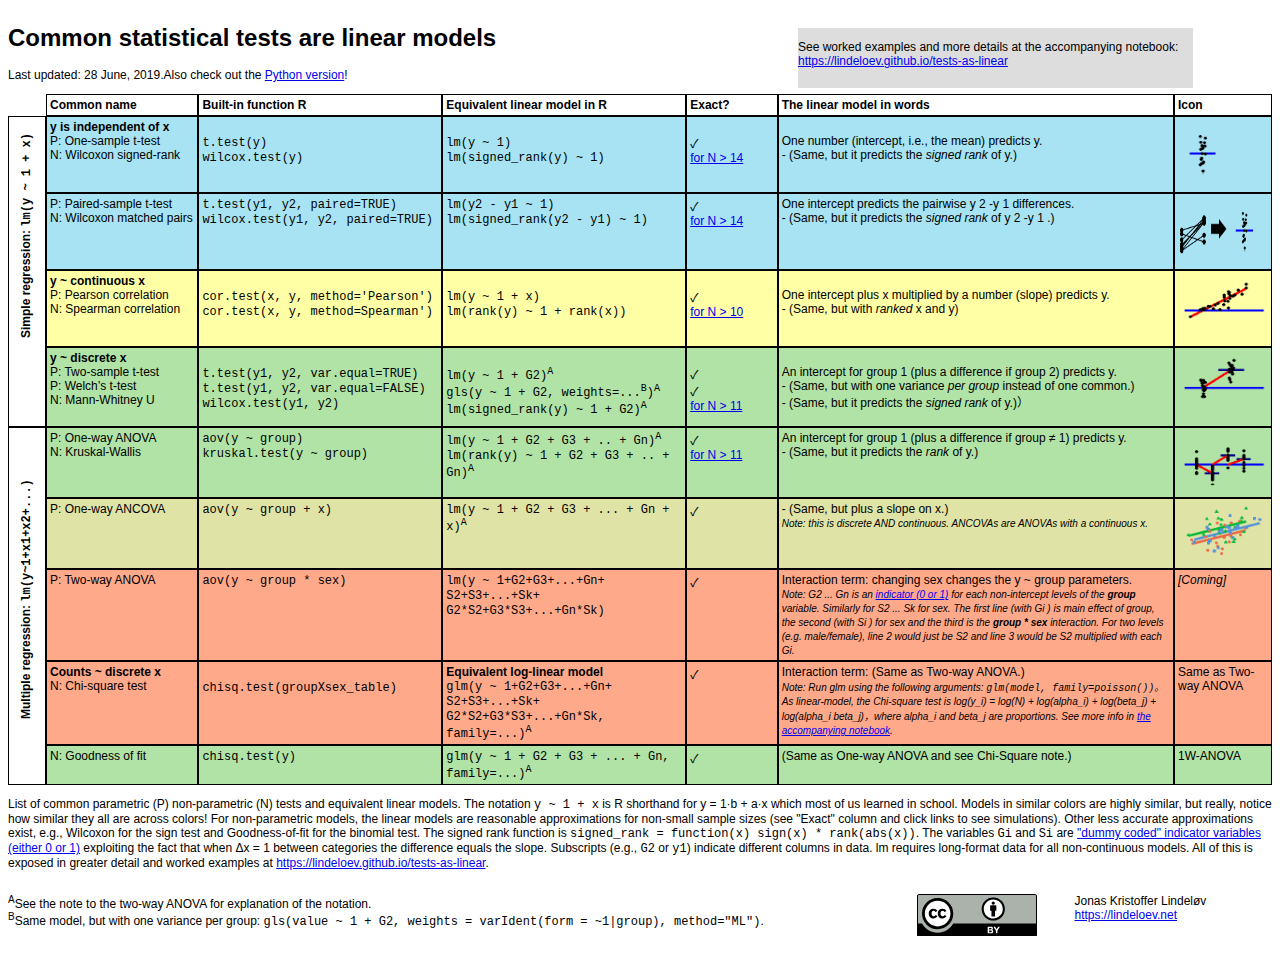
<file: linear_tests_cheat_sheet.html>
<!doctype html>
<html lang="en">

<head>
  <meta content="text/html; charset=utf-8" http-equiv="Content-Type">
  <style type="text/css">
    body {
      /* margin: 40px; */
      font-family: Arial, Helvetica, 'Noto Sans CJK SC', 'Source Han Sans SC', sans-serif;
      font-weight: normal;
      font-size: 12px;
    }

    code {
      font-family: 'Source Code Pro', 'Courier New', Courier, monospace;
    }

    .svg-code {
      font-family: 'Source Code Pro', 'Courier New', Courier, monospace;
    }

    .header-wrapper {
      /* width: 700px; */
      display: grid;
      grid-template-columns: 10fr 5fr 1fr;
      grid-template-rows: 10fr 30fr 3fr;
      grid-gap: 0px;
    }

    .header-small-box1 {
      grid-column: 1/2;
      grid-row: 1/4;
    }

    .header-small-box2 {
      grid-column: 2/3;
      grid-row-start: 2;
      background-color: rgb(221, 221, 221);
      /* align-items: center; */
    }

    .box {
      padding: 3px;
      border-style: solid;
      border-width: 0.5px;
      border-color: black;
    }

    .wrapper {
      /* width: 700px; */
      display: grid;
      grid-template-columns: 1fr 5fr 8fr 8fr 3fr 13fr 3fr;
      grid-gap: 0px;
    }

    .nobox {
      border-color: white;
    }

    .box2 {
      grid-column: 1/2;
      grid-row: 2/6;
      /* z-index: 10; */
    }

    .box3 {
      grid-column: 1/2;
      grid-row: 6/11;
    }

    .text-vertical {
      writing-mode: sideways-lr;
      -webkit-writing-mode: sideways-lr;
      -ms-writing-mode: sideways-lr;
      text-orientation: sideways;
    }

    .note {
      font-size: smaller;
      font-style: italic;
    }

    .colourful-row-1 {
      display: contents;
    }

    .colourful-row-1>.box {
      background: rgb(167, 227, 243);
    }

    .colourful-row-2 {
      display: contents;
    }

    .colourful-row-2>.box {
      background: rgb(255, 255, 166);
    }

    .colourful-row-3 {
      display: contents;
    }

    .colourful-row-3>.box {
      background: rgb(176, 227, 165);
    }

    .colourful-row-4 {
      display: contents;
    }

    .colourful-row-4>.box {
      background: rgb(223, 227, 165);
    }

    .colourful-row-5 {
      display: contents;
    }

    .colourful-row-5>.box {
      background: rgb(255, 169, 139);
    }

    .emp {
      font-weight: bold;
    }

    .soft-emp {
      font-style: italic;
    }

    .footer-wrapper {
      /* width: 700px; */
      display: grid;
      grid-template-columns: 22fr 1fr 4fr 5fr;
      grid-gap: 0px;
    }

    .footer-small-box1 {
      grid-column: 1/2;
    }

    .footer-small-box2 {
      grid-column: 3/4;
    }

    .footer-small-box3 {
      grid-column: 4/5;
    }
  </style>
</head>

<body>
  <div class="header-wrapper">
    <div class="header-small-box1">
      <h1>Common statistical tests are linear models</h1>
      <p>Last updated: 28 June, 2019.Also check out the <a href="https://eigenfoo.xyz/tests-as-linear/">Python version</a>!</p>
    </div>
    <div class="header-small-box2">
      <p>See worked examples and more details at the accompanying
          notebook:<br><a
          href="https://lindeloev.github.io/tests-as-linear">https://lindeloev.github.io/tests-as-linear</a></p>
    </div>
  </div>

  <div class="wrapper">
    <div class="box nobox"></div>
    <div class="box emp">Common name</div>
    <div class="box emp">Built-in function R</div>
    <div class="box emp">Equivalent linear model in R</div>
    <div class="box emp">Exact?</div>
    <div class="box emp">The linear model in words</div>
    <div class="box emp">Icon</div>

    <div class="box box2">
      <svg width="30" height="300">
        <text x="-50" y="150" transform="rotate(-90, 18, 150)" class="emp">Simple regression: <tspan class="svg-code">lm(y ~ 1 + x)
          </tspan>
        </text>
      </svg>
    </div>

    <div class="colourful-row-1">
      <div class="box"><span class="emp">y is independent of x</span><br>P: One-sample t-test<br>N: Wilcoxon signed-rank</div>
      <div class="box"><code><br>t.test(y)<br>wilcox.test(y)</code></div>
      <div class="box"><code><br>lm(y ~ 1)<br>lm(signed_rank(y) ~ 1)</code></div>
      <div class="box"><br>✓<br><a href="https://lindeloev.github.io/tests-as-linear/simulations/simulate_wilcoxon.html">for N &gt; 14</a></div>
      <div class="box"><br>One number (intercept, i.e., the mean) predicts y.<br>- (Same, but it predicts the <span class="soft-emp">signed rank</span> of y.)</div>
      <div class="box"><img src="./include/cheat_sheet_plots/p1.png" alt="p1" height="60" width="90"></div>
    </div>

    <div class="colourful-row-1">
      <div class="box">P: Paired-sample t-test<br>N: Wilcoxon matched pairs</div>
      <div class="box"><code>t.test(y1, y2, paired=TRUE)<br>wilcox.test(y1, y2, paired=TRUE)</code></div>
      <div class="box"><code>lm(y2 - y1 ~ 1)<br>lm(signed_rank(y2 - y1) ~ 1)</code></div>
      <div class="box">✓<br><a href="https://lindeloev.github.io/tests-as-linear/simulations/simulate_wilcoxon.html">for N &gt; 14</a></div>
      <div class="box">One intercept predicts the pairwise y 2 -y 1 differences.<br>- (Same, but it predicts the <span class="soft-emp">signed rank</span> of y 2 -y 1 .)</div>
      <div class="box"><img src="./include/cheat_sheet_plots/p2_1.png" alt="p2_1" height="45" width="30"><img
          src="./include/cheat_sheet_plots/p2_2.png" alt="p2_2" height="60" width="20"><img
          src="./include/cheat_sheet_plots/p2_3.png" alt="p2_3" height="60" width="30"></div>
    </div>

    <div class="colourful-row-2">
      <div class="box"><span class="emp">y ~ continuous x</span><br>P: Pearson correlation<br>N: Spearman correlation</div>
      <div class="box"><code><br>cor.test(x, y, method='Pearson')<br>cor.test(x, y, method=Spearman')</code></div>
      <div class="box"><code><br>lm(y ~ 1 + x)<br>lm(rank(y) ~ 1 + rank(x))</code></div>
      <div class="box"><br>✓<br><a href="https://lindeloev.github.io/tests-as-linear/simulations/simulate_spearman.html">for N &gt; 10</a></div>
      <div class="box"><br>One intercept plus x multiplied by a number (slope) predicts y.<br>- (Same, but with <span class="soft-emp">ranked</span> x and y)</div>
      <div class="box"><img src="./include/cheat_sheet_plots/p3.png" alt="p3" height="60" width="90"></div>
    </div>

    <div class="colourful-row-3">
      <div class="box"><span class="emp">y ~ discrete x</span><br>P: Two-sample t-test<br>P: Welch’s t-test<br>N: Mann-Whitney U</div>
      <div class="box">
        <code><br>t.test(y1, y2, var.equal=TRUE)<br>t.test(y1, y2, var.equal=FALSE)<br>wilcox.test(y1, y2)</code>
      </div>
      <div class="box">
        <code><br>lm(y ~ 1 + G2)<sup>A</sup><br>gls(y ~ 1 + G2, weights=...<sup>B</sup>)<sup>A</sup><br>lm(signed_rank(y) ~ 1 + G2)<sup>A</sup></code>
      </div>
      <div class="box"><br>✓<br>✓<br><a href="https://lindeloev.github.io/tests-as-linear/simulations/simulate_mannwhitney.html">for N &gt; 11</a></div>
      <div class="box"><br>An intercept for group 1 (plus a difference if group 2) predicts y.<br>- (Same, but with one variance <span class="soft-emp">per group</span> instead of one common.)<br>- (Same, but it predicts the <span class="soft-emp">signed rank</span> of y.)）
      </div>
      <div class="box"><img src="./include/cheat_sheet_plots/p4.png" alt="p4" height="60" width="90"></div>
    </div>

    <div class="box box3">
      <svg width="30" height="300">
        <text x="-120" y="150" transform="rotate(-90, 18, 150)" class="emp">Multiple regression: <tspan class="svg-code">lm(y~1+x1+x2+...)</tspan>
        </text>
      </svg>
    </div>

    <div class="colourful-row-3">
      <div class="box">P: One-way ANOVA<br>N: Kruskal-Wallis</div>
      <div class="box"><code>aov(y ~ group)<br>kruskal.test(y ~ group)</code></div>
      <div class="box">
        <code>lm(y ~ 1 + G2 + G3 + .. + Gn)<sup>A</sup><br>lm(rank(y) ~ 1 + G2 + G3 + .. + Gn)<sup>A</sup></code></div>
      <div class="box">✓<br><a href="https://lindeloev.github.io/tests-as-linear/simulations/simulate_kruskall.html">for N &gt; 11</a></div>
      <div class="box">An intercept for group 1 (plus a difference if group ≠ 1) predicts y.<br>- (Same, but it predicts the <span class="soft-emp">rank</span> of y.)</div>
      <div class="box"><img src="./include/cheat_sheet_plots/p5.png" alt="p5" height="60" width="90"></div>
    </div>

    <div class="colourful-row-4">
      <div class="box">P: One-way ANCOVA</div>
      <div class="box"><code>aov(y ~ group + x)</code></div>
      <div class="box"><code>lm(y ~ 1 + G2 + G3 + ... + Gn + x)<sup>A</sup></code></div>
      <div class="box">✓</div>
      <div class="box">- (Same, but plus a slope on x.)<br><span class='note'>Note: this is discrete AND continuous. ANCOVAs are ANOVAs with a continuous x.</span></div>
      <div class="box"><img src="./include/cheat_sheet_plots/p6.png" alt="p6" height="60" width="90"></div>
    </div>

    <div class="colourful-row-5">
      <div class="box">P: Two-way ANOVA</div>
      <div class="box"><code>aov(y ~ group * sex)</code></div>
      <div class="box"><code>lm(y ~ 1+G2+G3+...+Gn+
      S2+S3+...+Sk+
      G2*S2+G3*S3+...+Gn*Sk)</code></div>
      <div class="box">✓</div>
      <div class="box">Interaction term: changing sex changes the y ~ group parameters.<br>
        <span class='note'>Note: G2 ... Gn is an <a href="https://en.wikipedia.org/wiki/Dummy_variable_(statistics)">indicator (0 or 1)</a> for each non-intercept levels of the <span class="emp">group</span> variable. Similarly for S2 ... Sk for sex. The first line (with Gi ) is main effect of group, the second (with Si ) for sex and the third is the <span class="emp">group * sex</span> interaction. For two levels (e.g. male/female), line 2 would just be S2 and line 3 would be S2 multiplied with each Gi.
        </span></div>
      <div class="box"><span class="soft-emp">[Coming]</span></div>
    </div>

    <div class="colourful-row-5">
      <div class="box"><span class="emp">Counts ~ discrete x</span><br>N: Chi-square test</div>
      <div class="box"><code><br>chisq.test(groupXsex_table)</code></div>
      <div class="box"><span class="emp">Equivalent log-linear model</span><br><code>glm(y ~ 1+G2+G3+...+Gn+
      S2+S3+...+Sk+
      G2*S2+G3*S3+...+Gn*Sk, family=...)<sup>A</sup></code></div>
      <div class="box">✓</div>
      <div class="box">Interaction term: (Same as Two-way ANOVA.)<br><span class='note'>Note: Run glm using the following arguments: <code>glm(model, family=poisson())</code>。<br>As linear-model, the Chi-square test is log(y_i) = log(N) + log(alpha_i) + log(beta_j) +
          log(alpha_i beta_j)，where alpha_i and beta_j are proportions. See more info in <a
          href="https://lindeloev.github.io/tests-as-linear">the accompanying notebook</a>.</span></div>
      <div class="box">Same as Two-way ANOVA</div>
    </div>

    <div class="colourful-row-3">
      <div class="box">N: Goodness of fit</div>
      <div class="box"><code>chisq.test(y)</code></div>
      <div class="box"><code>glm(y ~ 1 + G2 + G3 + ... + Gn, family=...)<sup>A</sup></code></div>
      <div class="box">✓</div>
      <div class="box">(Same as One-way ANOVA and see Chi-Square note.)</div>
      <div class="box">1W-ANOVA</div>
    </div>
  </div>

  <p>List of common parametric (P) non-parametric (N) tests and equivalent linear models. The notation <code>y ~ 1 + x</code> is R shorthand for y = 1·b + a·x which most of us learned in school. Models in similar colors are highly similar, but
    really, notice how similar they all are across colors! For non-parametric models, the linear models are reasonable approximations for non-small sample sizes (see "Exact" column and click links to see simulations). Other less accurate approximations exist, e.g., Wilcoxon for the sign test and Goodness-of-fit for the binomial test. The signed rank function is <code>signed_rank = function(x) sign(x) * rank(abs(x))</code>. The variables <code>Gi</code> and <code>Si</code> are <a href="https://en.wikipedia.org/wiki/Dummy_variable_(statistics)">"dummy
    coded" indicator variables (either 0 or 1)</a> exploiting the fact that when Δx = 1 between categories the difference equals the slope. Subscripts (e.g., <code>G2</code> or <code>y1</code>) indicate different columns in data. lm requires long-format data for all non-continuous models. All of this is exposed in greater detail and worked examples at <a href="https://lindeloev.github.io/tests-as-linear">https://lindeloev.github.io/tests-as-linear</a>.

  <div class="footer-wrapper">
    <div class="footer-small-box1">
      <p><sup>A</sup>See the note to the two-way ANOVA for explanation of the notation.<br>
        <sup>B</sup>Same model, but with one variance per group: <code>gls(value ~ 1 + G2, weights = varIdent(form = ~1|group), method="ML")</code>.
      </p>
    </div>
    <div class="footer-small-box2">
      <p>
        <img src="./include/cheat_sheet_plots/cc-by.svg" alt="cc-by" />
      </p>
    </div>
    <div class="footer-small-box3">
      <p>Jonas Kristoffer Lindeløv<br><a href="https://lindeloev.net">https://lindeloev.net</a></p>
    </div>
  </div>

</body>

</html>
</file>
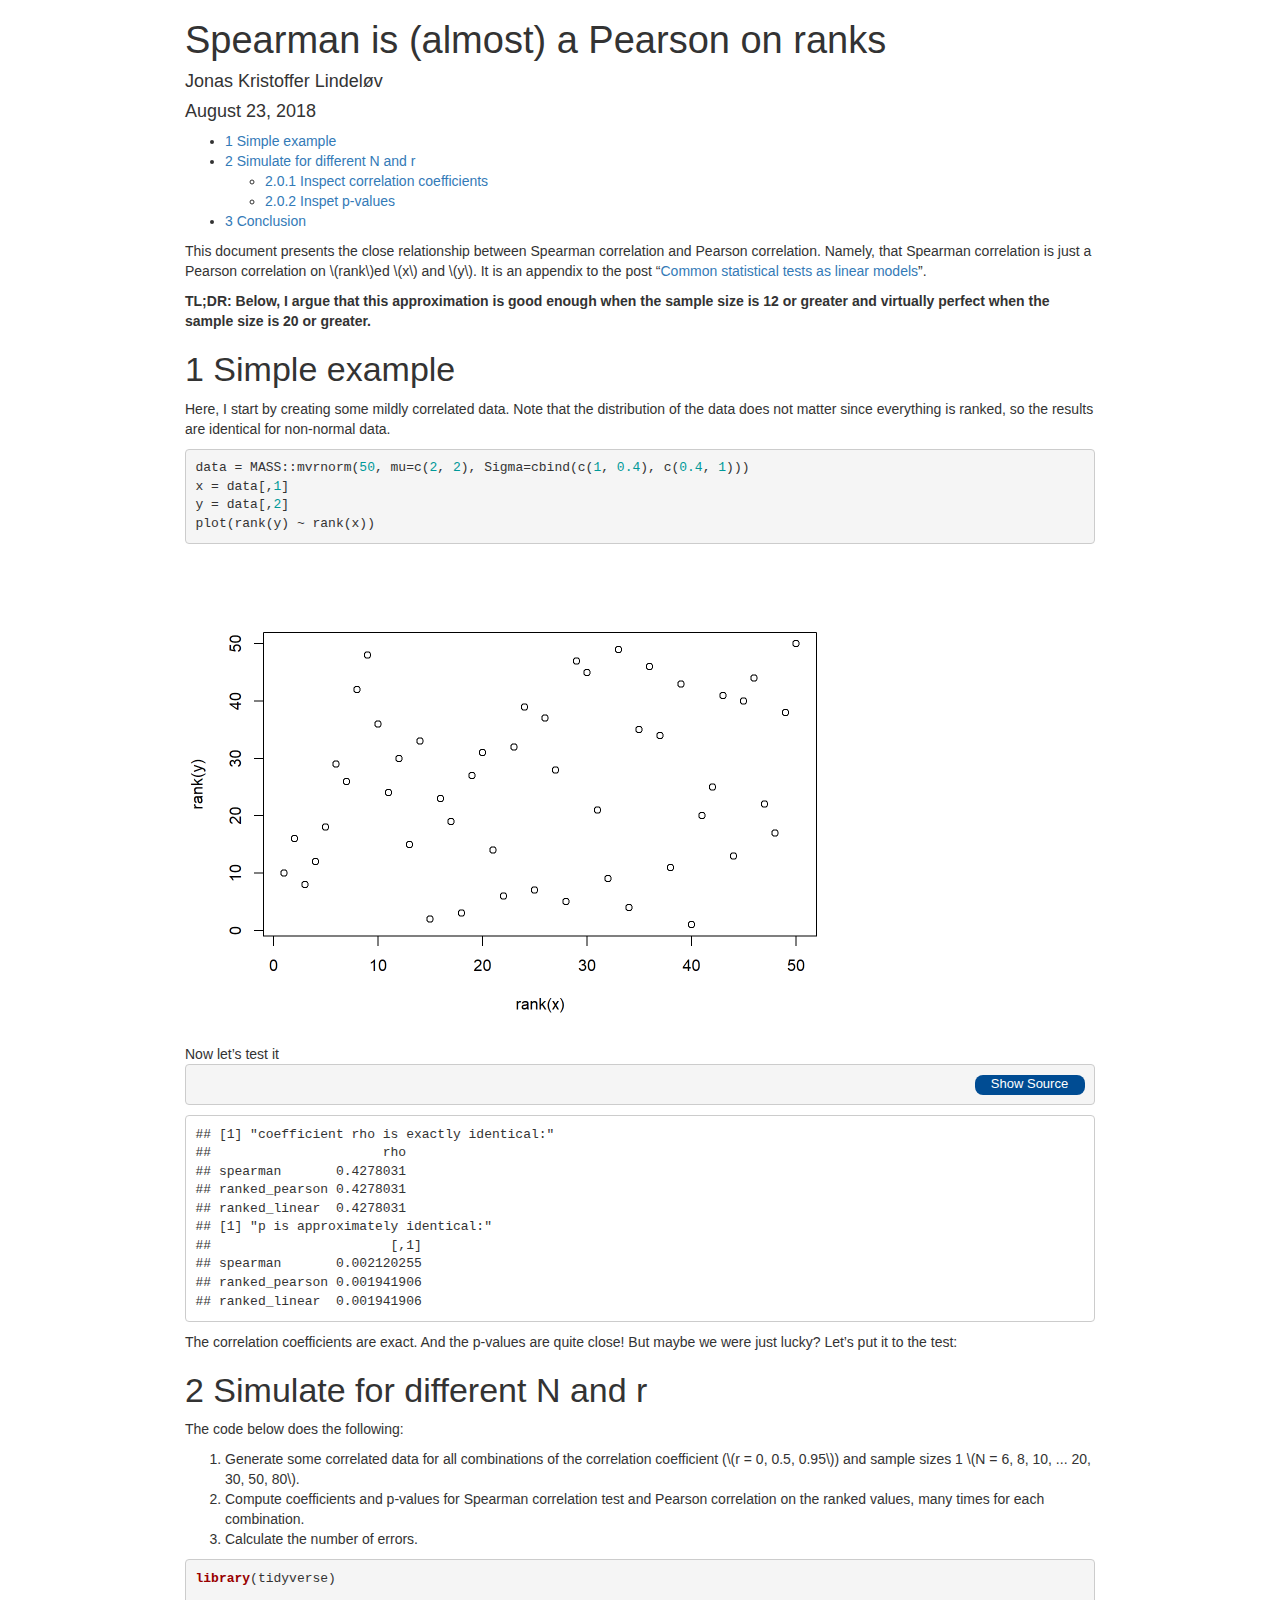
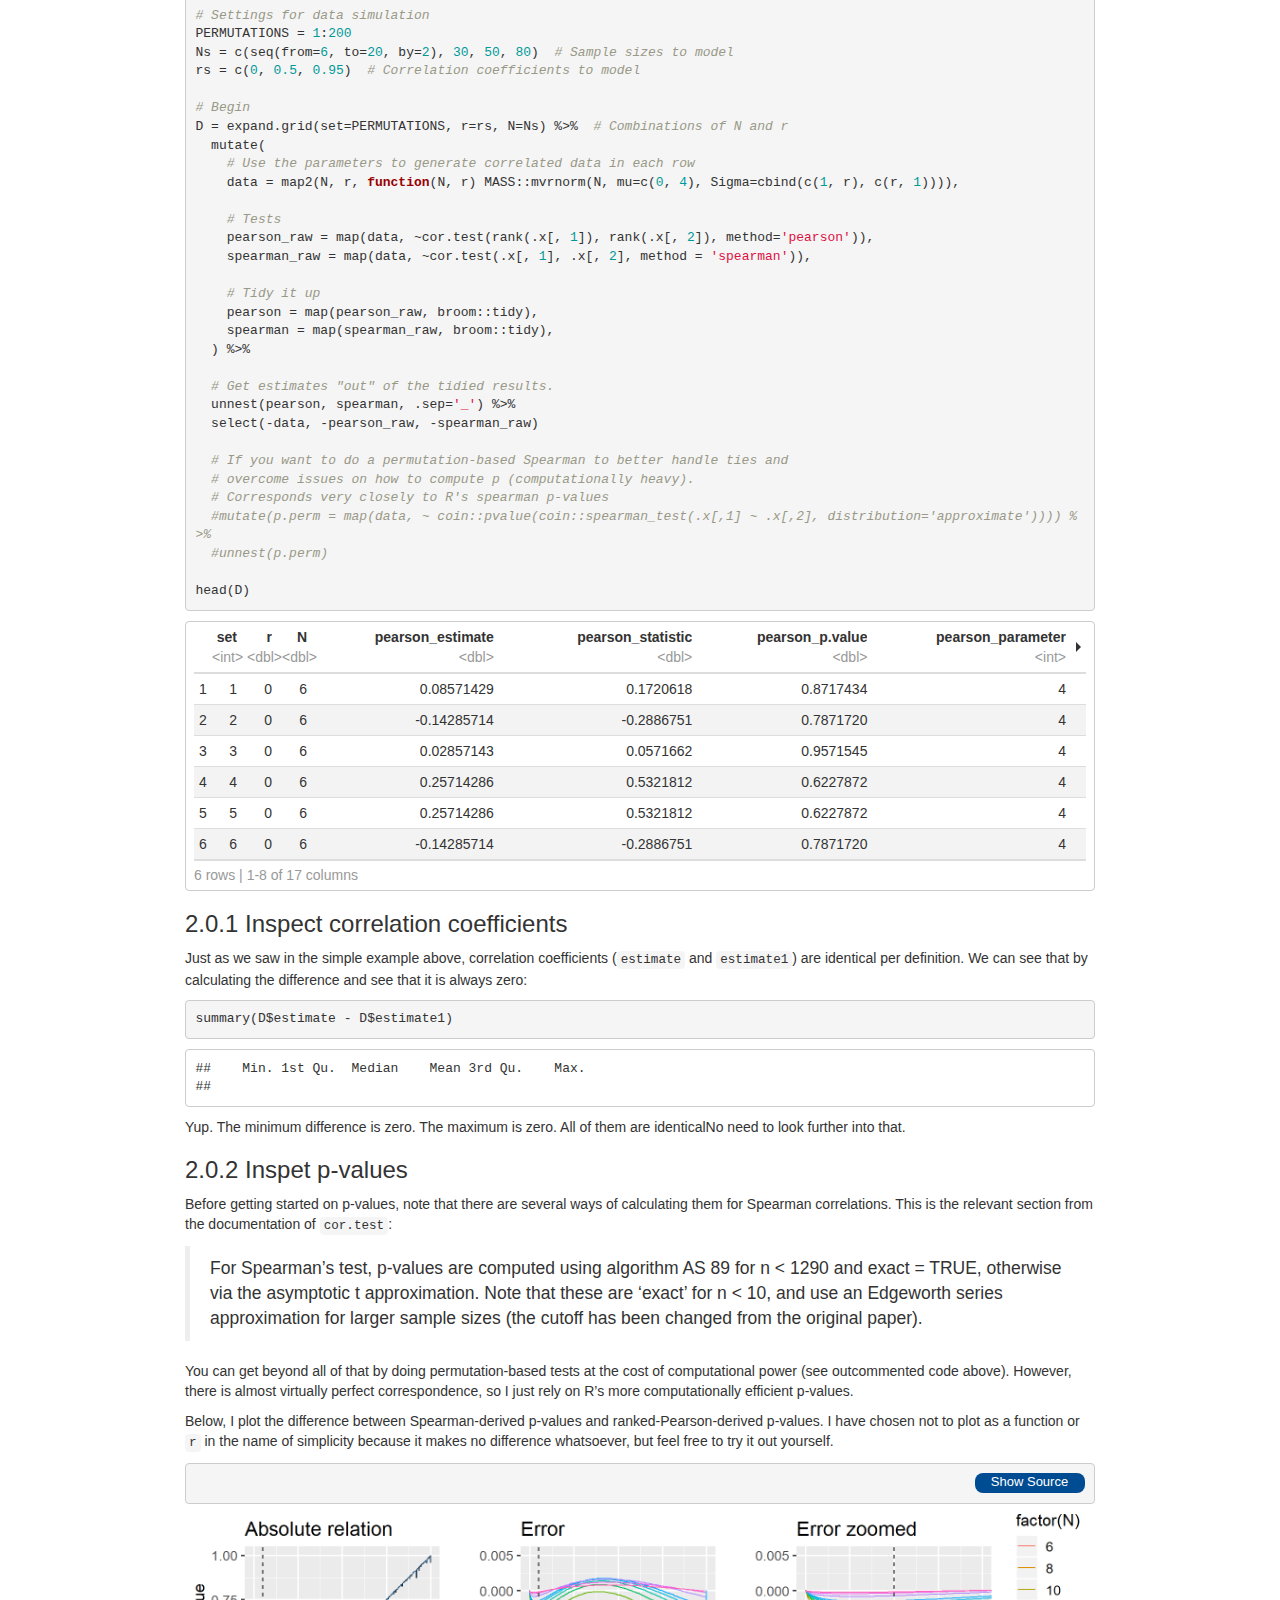
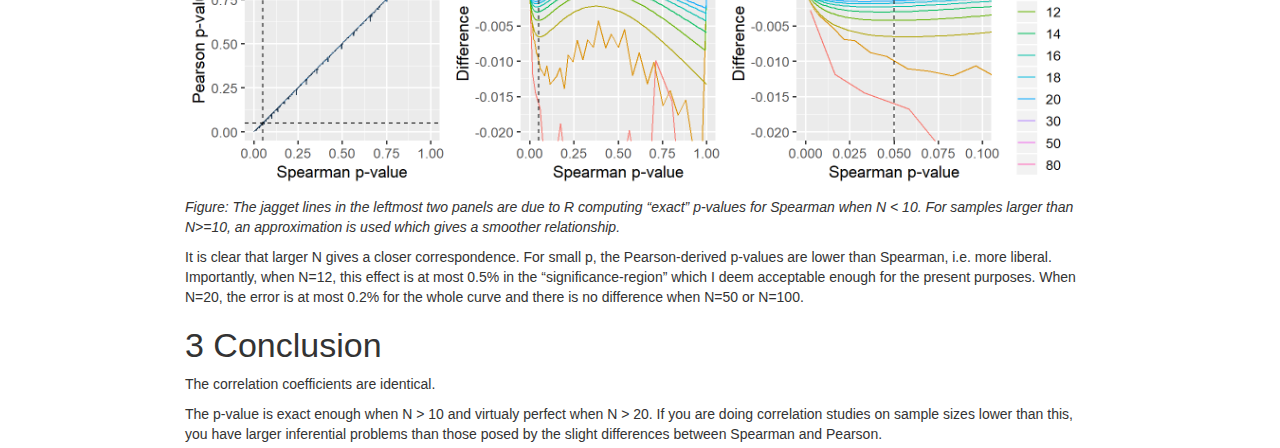
<file: simulate_spearman.html>
<!DOCTYPE html>

<html xmlns="http://www.w3.org/1999/xhtml">

<head>

<meta charset="utf-8" />
<meta http-equiv="Content-Type" content="text/html; charset=utf-8" />
<meta name="generator" content="pandoc" />


<meta name="author" content="Jonas Kristoffer Lindeløv" />

<meta name="date" content="2018-08-23" />

<title>Spearman is (almost) a Pearson on ranks</title>

<script src="simulate_spearman_files/jquery-1.11.3/jquery.min.js"></script>
<meta name="viewport" content="width=device-width, initial-scale=1" />
<link href="simulate_spearman_files/bootstrap-3.3.5/css/bootstrap.min.css" rel="stylesheet" />
<script src="simulate_spearman_files/bootstrap-3.3.5/js/bootstrap.min.js"></script>
<script src="simulate_spearman_files/bootstrap-3.3.5/shim/html5shiv.min.js"></script>
<script src="simulate_spearman_files/bootstrap-3.3.5/shim/respond.min.js"></script>
<script src="simulate_spearman_files/navigation-1.1/tabsets.js"></script>
<link href="simulate_spearman_files/highlightjs-9.12.0/default.css" rel="stylesheet" />
<script src="simulate_spearman_files/highlightjs-9.12.0/highlight.js"></script>
<link href="simulate_spearman_files/pagedtable-1.1/css/pagedtable.css" rel="stylesheet" />
<script src="simulate_spearman_files/pagedtable-1.1/js/pagedtable.js"></script>

<style type="text/css">code{white-space: pre;}</style>
<style type="text/css">
  pre:not([class]) {
    background-color: white;
  }
</style>
<script type="text/javascript">
if (window.hljs) {
  hljs.configure({languages: []});
  hljs.initHighlightingOnLoad();
  if (document.readyState && document.readyState === "complete") {
    window.setTimeout(function() { hljs.initHighlighting(); }, 0);
  }
}
</script>



<style type="text/css">
h1 {
  font-size: 34px;
}
h1.title {
  font-size: 38px;
}
h2 {
  font-size: 30px;
}
h3 {
  font-size: 24px;
}
h4 {
  font-size: 18px;
}
h5 {
  font-size: 16px;
}
h6 {
  font-size: 12px;
}
.table th:not([align]) {
  text-align: left;
}
</style>




<style type = "text/css">
.main-container {
  max-width: 940px;
  margin-left: auto;
  margin-right: auto;
}
code {
  color: inherit;
  background-color: rgba(0, 0, 0, 0.04);
}
img {
  max-width:100%;
  height: auto;
}
.tabbed-pane {
  padding-top: 12px;
}
.html-widget {
  margin-bottom: 20px;
}
button.code-folding-btn:focus {
  outline: none;
}
summary {
  display: list-item;
}
</style>



<!-- tabsets -->

<style type="text/css">
.tabset-dropdown > .nav-tabs {
  display: inline-table;
  max-height: 500px;
  min-height: 44px;
  overflow-y: auto;
  background: white;
  border: 1px solid #ddd;
  border-radius: 4px;
}

.tabset-dropdown > .nav-tabs > li.active:before {
  content: "";
  font-family: 'Glyphicons Halflings';
  display: inline-block;
  padding: 10px;
  border-right: 1px solid #ddd;
}

.tabset-dropdown > .nav-tabs.nav-tabs-open > li.active:before {
  content: "&#xe258;";
  border: none;
}

.tabset-dropdown > .nav-tabs.nav-tabs-open:before {
  content: "";
  font-family: 'Glyphicons Halflings';
  display: inline-block;
  padding: 10px;
  border-right: 1px solid #ddd;
}

.tabset-dropdown > .nav-tabs > li.active {
  display: block;
}

.tabset-dropdown > .nav-tabs > li > a,
.tabset-dropdown > .nav-tabs > li > a:focus,
.tabset-dropdown > .nav-tabs > li > a:hover {
  border: none;
  display: inline-block;
  border-radius: 4px;
}

.tabset-dropdown > .nav-tabs.nav-tabs-open > li {
  display: block;
  float: none;
}

.tabset-dropdown > .nav-tabs > li {
  display: none;
}
</style>

<script>
$(document).ready(function () {
  window.buildTabsets("TOC");
});

$(document).ready(function () {
  $('.tabset-dropdown > .nav-tabs > li').click(function () {
    $(this).parent().toggleClass('nav-tabs-open')
  });
});
</script>

<!-- code folding -->




</head>

<body>


<div class="container-fluid main-container">




<div class="fluid-row" id="header">



<h1 class="title toc-ignore">Spearman is (almost) a Pearson on ranks</h1>
<h4 class="author">Jonas Kristoffer Lindeløv</h4>
<h4 class="date">August 23, 2018</h4>

</div>

<div id="TOC">
<ul>
<li><a href="#simple-example"><span class="toc-section-number">1</span> Simple example</a></li>
<li><a href="#simulate-for-different-n-and-r"><span class="toc-section-number">2</span> Simulate for different N and r</a><ul>
<li><a href="#inspect-correlation-coefficients"><span class="toc-section-number">2.0.1</span> Inspect correlation coefficients</a></li>
<li><a href="#inspet-p-values"><span class="toc-section-number">2.0.2</span> Inspet p-values</a></li>
</ul></li>
<li><a href="#conclusion"><span class="toc-section-number">3</span> Conclusion</a></li>
</ul>
</div>

<!-- from https://stackoverflow.com/a/37839683/1297830 -->
<link rel="stylesheet" type="text/css" href="hideOutput.css">
<script src="hideOutput.js"></script>
<p>This document presents the close relationship between Spearman correlation and Pearson correlation. Namely, that Spearman correlation is just a Pearson correlation on <span class="math inline">\(rank\)</span>ed <span class="math inline">\(x\)</span> and <span class="math inline">\(y\)</span>. It is an appendix to the post “<a href="https://rpubs.com/lindeloev/test_as_linear">Common statistical tests as linear models</a>”.</p>
<p><strong>TL;DR: Below, I argue that this approximation is good enough when the sample size is 12 or greater and virtually perfect when the sample size is 20 or greater.</strong></p>
<div id="simple-example" class="section level1">
<h1><span class="header-section-number">1</span> Simple example</h1>
<p>Here, I start by creating some mildly correlated data. Note that the distribution of the data does not matter since everything is ranked, so the results are identical for non-normal data.</p>
<pre class="r"><code>data = MASS::mvrnorm(50, mu=c(2, 2), Sigma=cbind(c(1, 0.4), c(0.4, 1)))
x = data[,1]
y = data[,2]
plot(rank(y) ~ rank(x))</code></pre>
<p><img src="simulate_spearman_files/figure-html/unnamed-chunk-1-1.png" width="672" /></p>
Now let’s test it
<div class="fold s">
<pre class="r"><code># Three ways of running the same model
spearman = cor.test(x, y, method=&#39;spearman&#39;)
pearson = cor.test(rank(x), rank(y), method=&#39;pearson&#39;)  # On ranks
linear = summary(lm(rank(y) ~ rank(x)))  # Linear is identical to pearson; just showing.

# Present the results
print(&#39;coefficient rho is exactly identical:&#39;)
rbind(spearman=spearman$estimate, 
      ranked_pearson=pearson$estimate, 
      ranked_linear=linear$coefficients[2])

print(&#39;p is approximately identical:&#39;)
rbind(spearman=spearman$p.value, 
      ranked_pearson=pearson$p.value, 
      ranked_linear=linear$coefficients[8])</code></pre>
<pre><code>## [1] &quot;coefficient rho is exactly identical:&quot;
##                      rho
## spearman       0.4278031
## ranked_pearson 0.4278031
## ranked_linear  0.4278031
## [1] &quot;p is approximately identical:&quot;
##                       [,1]
## spearman       0.002120255
## ranked_pearson 0.001941906
## ranked_linear  0.001941906</code></pre>
</div>
<p>The correlation coefficients are exact. And the p-values are quite close! But maybe we were just lucky? Let’s put it to the test:</p>
</div>
<div id="simulate-for-different-n-and-r" class="section level1">
<h1><span class="header-section-number">2</span> Simulate for different N and r</h1>
<p>The code below does the following:</p>
<ol style="list-style-type: decimal">
<li>Generate some correlated data for all combinations of the correlation coefficient (<span class="math inline">\(r = 0, 0.5, 0.95\)</span>) and sample sizes 1 <span class="math inline">\(N = 6, 8, 10, ... 20, 30, 50, 80\)</span>.</li>
<li>Compute coefficients and p-values for Spearman correlation test and Pearson correlation on the ranked values, many times for each combination.</li>
<li>Calculate the number of errors.</li>
</ol>
<pre class="r"><code>library(tidyverse)

# Settings for data simulation
PERMUTATIONS = 1:200
Ns = c(seq(from=6, to=20, by=2), 30, 50, 80)  # Sample sizes to model
rs = c(0, 0.5, 0.95)  # Correlation coefficients to model

# Begin
D = expand.grid(set=PERMUTATIONS, r=rs, N=Ns) %&gt;%  # Combinations of N and r
  mutate(
    # Use the parameters to generate correlated data in each row
    data = map2(N, r, function(N, r) MASS::mvrnorm(N, mu=c(0, 4), Sigma=cbind(c(1, r), c(r, 1)))),
    
    # Tests
    pearson_raw = map(data, ~cor.test(rank(.x[, 1]), rank(.x[, 2]), method=&#39;pearson&#39;)),
    spearman_raw = map(data, ~cor.test(.x[, 1], .x[, 2], method = &#39;spearman&#39;)),
    
    # Tidy it up
    pearson = map(pearson_raw, broom::tidy),
    spearman = map(spearman_raw, broom::tidy),
  ) %&gt;%
  
  # Get estimates &quot;out&quot; of the tidied results.
  unnest(pearson, spearman, .sep=&#39;_&#39;) %&gt;%
  select(-data, -pearson_raw, -spearman_raw)
  
  # If you want to do a permutation-based Spearman to better handle ties and
  # overcome issues on how to compute p (computationally heavy).
  # Corresponds very closely to R&#39;s spearman p-values
  #mutate(p.perm = map(data, ~ coin::pvalue(coin::spearman_test(.x[,1] ~ .x[,2], distribution=&#39;approximate&#39;)))) %&gt;%
  #unnest(p.perm)

head(D)</code></pre>
<div data-pagedtable="false">
<script data-pagedtable-source type="application/json">
{"columns":[{"label":[""],"name":["_rn_"],"type":[""],"align":["left"]},{"label":["set"],"name":[1],"type":["int"],"align":["right"]},{"label":["r"],"name":[2],"type":["dbl"],"align":["right"]},{"label":["N"],"name":[3],"type":["dbl"],"align":["right"]},{"label":["pearson_estimate"],"name":[4],"type":["dbl"],"align":["right"]},{"label":["pearson_statistic"],"name":[5],"type":["dbl"],"align":["right"]},{"label":["pearson_p.value"],"name":[6],"type":["dbl"],"align":["right"]},{"label":["pearson_parameter"],"name":[7],"type":["int"],"align":["right"]},{"label":["pearson_conf.low"],"name":[8],"type":["dbl"],"align":["right"]},{"label":["pearson_conf.high"],"name":[9],"type":["dbl"],"align":["right"]},{"label":["pearson_method"],"name":[10],"type":["chr"],"align":["left"]},{"label":["pearson_alternative"],"name":[11],"type":["chr"],"align":["left"]},{"label":["spearman_estimate"],"name":[12],"type":["dbl"],"align":["right"]},{"label":["spearman_statistic"],"name":[13],"type":["dbl"],"align":["right"]},{"label":["spearman_p.value"],"name":[14],"type":["dbl"],"align":["right"]},{"label":["spearman_method"],"name":[15],"type":["chr"],"align":["left"]},{"label":["spearman_alternative"],"name":[16],"type":["chr"],"align":["left"]}],"data":[{"1":"1","2":"0","3":"6","4":"0.08571429","5":"0.1720618","6":"0.8717434","7":"4","8":"-0.7801136","9":"0.8389184","10":"Pearson's product-moment correlation","11":"two.sided","12":"0.08571429","13":"32","14":"0.9194444","15":"Spearman's rank correlation rho","16":"two.sided","_rn_":"1"},{"1":"2","2":"0","3":"6","4":"-0.14285714","5":"-0.2886751","6":"0.7871720","7":"4","8":"-0.8552617","9":"0.7563990","10":"Pearson's product-moment correlation","11":"two.sided","12":"-0.14285714","13":"40","14":"0.8027778","15":"Spearman's rank correlation rho","16":"two.sided","_rn_":"2"},{"1":"3","2":"0","3":"6","4":"0.02857143","5":"0.0571662","6":"0.9571545","7":"4","8":"-0.8015764","9":"0.8210936","10":"Pearson's product-moment correlation","11":"two.sided","12":"0.02857143","13":"34","14":"1.0000000","15":"Spearman's rank correlation rho","16":"two.sided","_rn_":"3"},{"1":"4","2":"0","3":"6","4":"0.25714286","5":"0.5321812","6":"0.6227872","7":"4","8":"-0.7006312","9":"0.8841859","10":"Pearson's product-moment correlation","11":"two.sided","12":"0.25714286","13":"26","14":"0.6583333","15":"Spearman's rank correlation rho","16":"two.sided","_rn_":"4"},{"1":"5","2":"0","3":"6","4":"0.25714286","5":"0.5321812","6":"0.6227872","7":"4","8":"-0.7006312","9":"0.8841859","10":"Pearson's product-moment correlation","11":"two.sided","12":"0.25714286","13":"26","14":"0.6583333","15":"Spearman's rank correlation rho","16":"two.sided","_rn_":"5"},{"1":"6","2":"0","3":"6","4":"-0.14285714","5":"-0.2886751","6":"0.7871720","7":"4","8":"-0.8552617","9":"0.7563990","10":"Pearson's product-moment correlation","11":"two.sided","12":"-0.14285714","13":"40","14":"0.8027778","15":"Spearman's rank correlation rho","16":"two.sided","_rn_":"6"}],"options":{"columns":{"min":{},"max":[10]},"rows":{"min":[10],"max":[10]},"pages":{}}}
  </script>
</div>
<div id="inspect-correlation-coefficients" class="section level3">
<h3><span class="header-section-number">2.0.1</span> Inspect correlation coefficients</h3>
<p>Just as we saw in the simple example above, correlation coefficients (<code>estimate</code> and <code>estimate1</code>) are identical per definition. We can see that by calculating the difference and see that it is always zero:</p>
<pre class="r"><code>summary(D$estimate - D$estimate1)</code></pre>
<pre><code>##    Min. 1st Qu.  Median    Mean 3rd Qu.    Max. 
## </code></pre>
<p>Yup. The minimum difference is zero. The maximum is zero. All of them are identicalNo need to look further into that.</p>
</div>
<div id="inspet-p-values" class="section level3">
<h3><span class="header-section-number">2.0.2</span> Inspet p-values</h3>
<p>Before getting started on p-values, note that there are several ways of calculating them for Spearman correlations. This is the relevant section from the documentation of <code>cor.test</code>:</p>
<blockquote>
<p>For Spearman’s test, p-values are computed using algorithm AS 89 for n &lt; 1290 and exact = TRUE, otherwise via the asymptotic t approximation. Note that these are ‘exact’ for n &lt; 10, and use an Edgeworth series approximation for larger sample sizes (the cutoff has been changed from the original paper).</p>
</blockquote>
<p>You can get beyond all of that by doing permutation-based tests at the cost of computational power (see outcommented code above). However, there is almost virtually perfect correspondence, so I just rely on R’s more computationally efficient p-values.</p>
<p>Below, I plot the difference between Spearman-derived p-values and ranked-Pearson-derived p-values. I have chosen not to plot as a function or <code>r</code> in the name of simplicity because it makes no difference whatsoever, but feel free to try it out yourself.</p>
<div class="fold s">
<pre class="r"><code>library(patchwork)

# A straight-up comparison of the p-values
p_relative = ggplot(D, aes(x=spearman_p.value, y=pearson_p.value, color=N)) + 
  geom_line() + 
  geom_vline(xintercept=0.05, lty=2) +
  geom_hline(yintercept=0.05, lty=2) +
  
  labs(title=&#39;Absolute relation&#39;, x = &#39;Spearman p-value&#39;, y = &#39;Pearson p-value&#39;) + 
  #coord_cartesian(xlim=c(0, 0.10), ylim=c(0, 0.11)) + 
  theme_gray(13) + 
  guides(color=FALSE)

# Looking at the difference (error) between p-values
p_error_all = ggplot(D, aes(x=spearman_p.value, y=pearson_p.value-spearman_p.value, color=factor(N))) + 
  geom_line() + 
  geom_vline(xintercept=0.05, lty=2) +
  
  labs(title=&#39;Error&#39;, x=&#39;Spearman p-value&#39;, y=&#39;Difference&#39;) + 
  coord_cartesian(ylim=c(-0.02, 0.005)) + 
  theme_gray(13) + 
  guides(color=FALSE)

# Same, but zoomed in around p=0.05
p_error_zoom = ggplot(D, aes(x=spearman_p.value, y=pearson_p.value-spearman_p.value, color=factor(N))) + 
  geom_line() + 
  geom_vline(xintercept=0.05, lty=2) +
  
  labs(title=&#39;Error zoomed&#39;, x=&#39;Spearman p-value&#39;, y=&#39;Difference&#39;) + 
  coord_cartesian(ylim=c(-0.02, 0.005), xlim=c(0, 0.10)) + 
  theme_gray(13)

# Show it. Patchwork is your friend!
p_relative + p_error_all + p_error_zoom</code></pre>
<p><img src="simulate_spearman_files/figure-html/unnamed-chunk-3-1.png" width="960" /></p>
</div>
<p><em>Figure: The jagget lines in the leftmost two panels are due to R computing “exact” p-values for Spearman when N &lt; 10. For samples larger than N&gt;=10, an approximation is used which gives a smoother relationship.</em></p>
<p>It is clear that larger N gives a closer correspondence. For small p, the Pearson-derived p-values are lower than Spearman, i.e. more liberal. Importantly, when N=12, this effect is at most 0.5% in the “significance-region” which I deem acceptable enough for the present purposes. When N=20, the error is at most 0.2% for the whole curve and there is no difference when N=50 or N=100.</p>
</div>
</div>
<div id="conclusion" class="section level1">
<h1><span class="header-section-number">3</span> Conclusion</h1>
<p>The correlation coefficients are identical.</p>
<p>The p-value is exact enough when N &gt; 10 and virtualy perfect when N &gt; 20. If you are doing correlation studies on sample sizes lower than this, you have larger inferential problems than those posed by the slight differences between Spearman and Pearson.</p>
</div>




</div>

<script>

// add bootstrap table styles to pandoc tables
function bootstrapStylePandocTables() {
  $('tr.header').parent('thead').parent('table').addClass('table table-condensed');
}
$(document).ready(function () {
  bootstrapStylePandocTables();
});


</script>

<!-- dynamically load mathjax for compatibility with self-contained -->
<script>
  (function () {
    var script = document.createElement("script");
    script.type = "text/javascript";
    script.src  = "https://mathjax.rstudio.com/latest/MathJax.js?config=TeX-AMS-MML_HTMLorMML";
    document.getElementsByTagName("head")[0].appendChild(script);
  })();
</script>

</body>
</html>
</file>
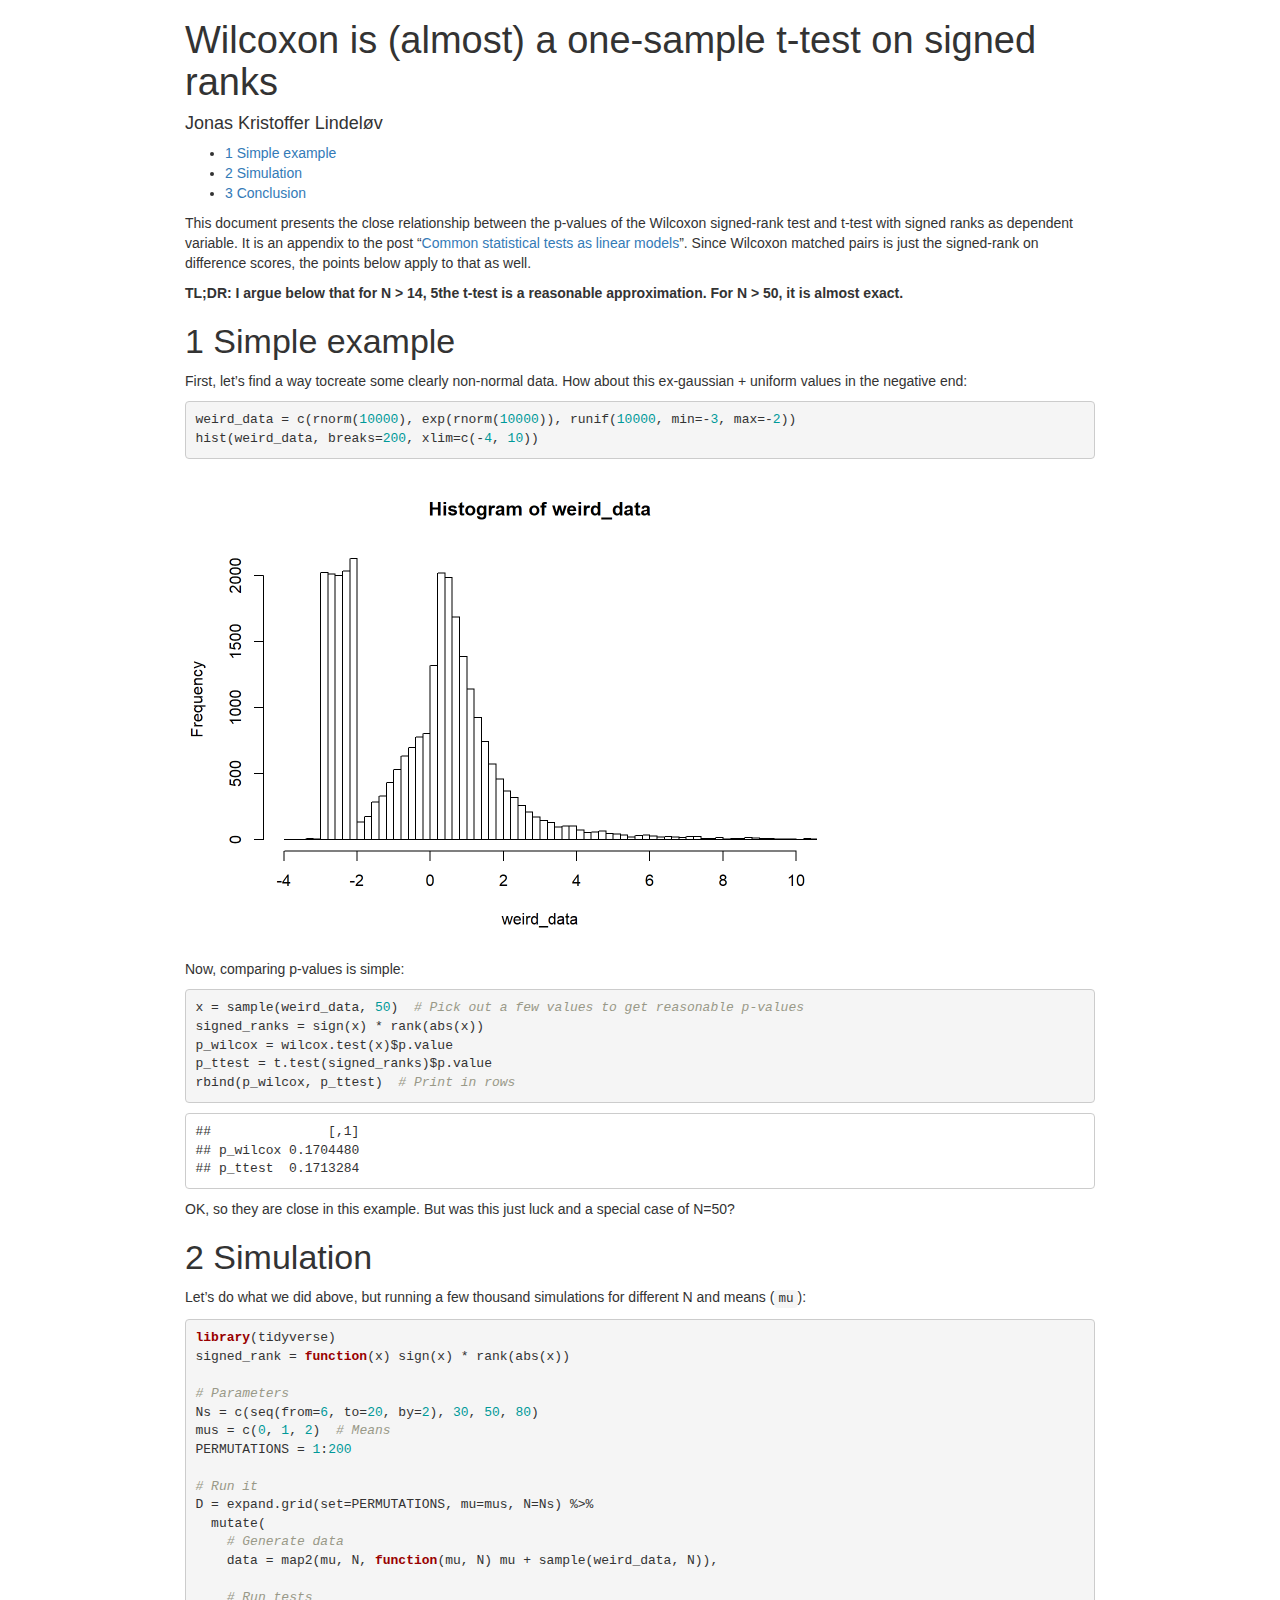
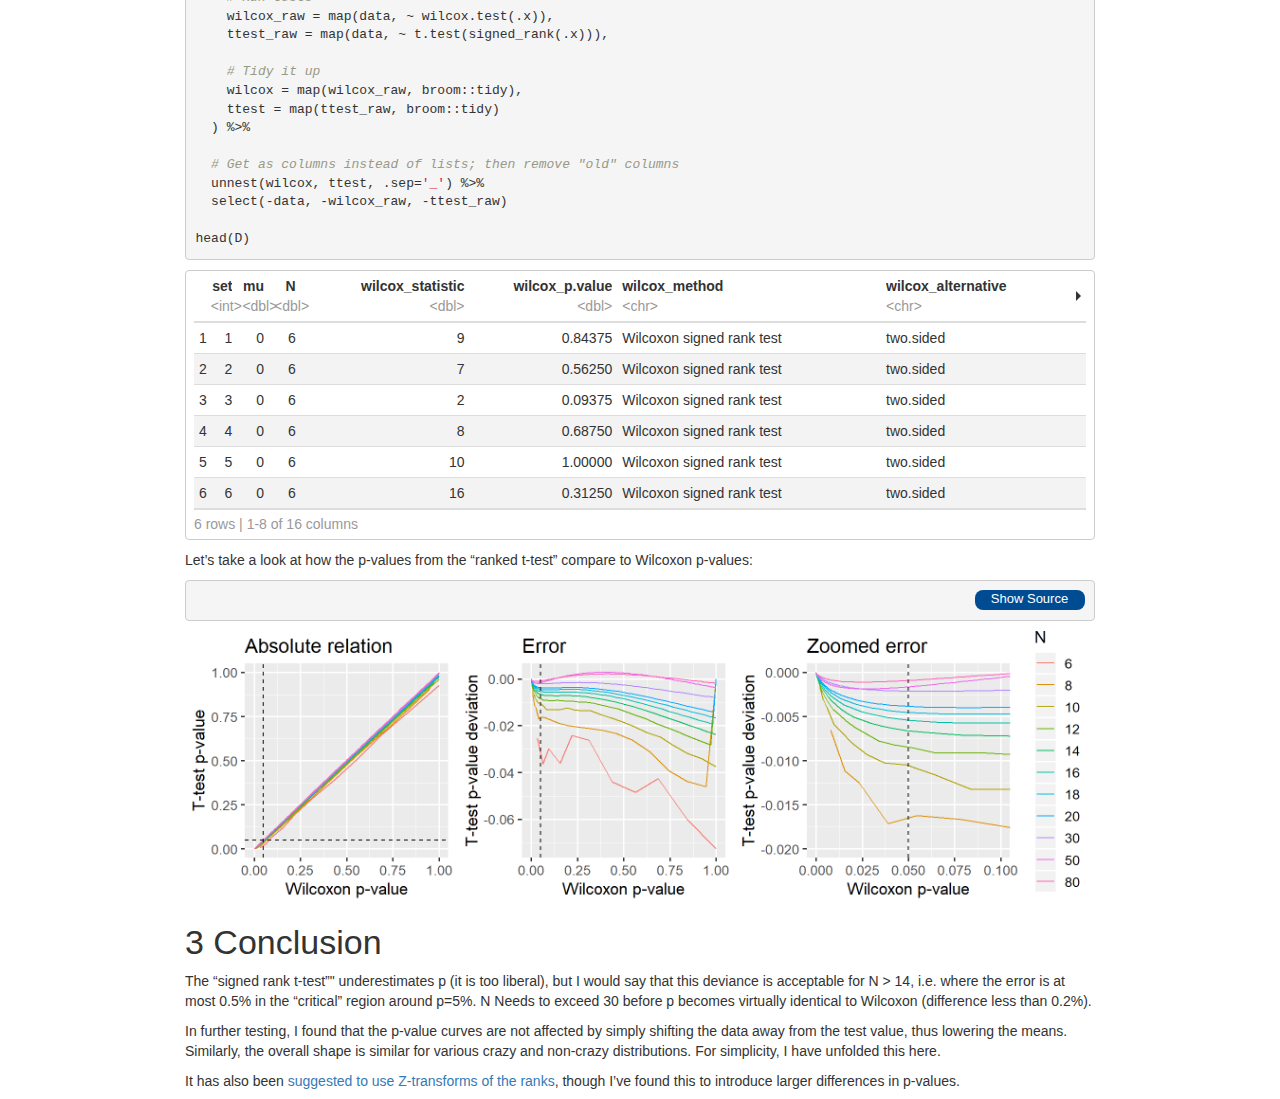
<file: simulate_wilcoxon.html>
<!DOCTYPE html>

<html xmlns="http://www.w3.org/1999/xhtml">

<head>

<meta charset="utf-8" />
<meta http-equiv="Content-Type" content="text/html; charset=utf-8" />
<meta name="generator" content="pandoc" />


<meta name="author" content="Jonas Kristoffer Lindeløv" />


<title>Wilcoxon is (almost) a one-sample t-test on signed ranks</title>

<script src="simulate_wilcoxon_files/jquery-1.11.3/jquery.min.js"></script>
<meta name="viewport" content="width=device-width, initial-scale=1" />
<link href="simulate_wilcoxon_files/bootstrap-3.3.5/css/bootstrap.min.css" rel="stylesheet" />
<script src="simulate_wilcoxon_files/bootstrap-3.3.5/js/bootstrap.min.js"></script>
<script src="simulate_wilcoxon_files/bootstrap-3.3.5/shim/html5shiv.min.js"></script>
<script src="simulate_wilcoxon_files/bootstrap-3.3.5/shim/respond.min.js"></script>
<script src="simulate_wilcoxon_files/navigation-1.1/tabsets.js"></script>
<link href="simulate_wilcoxon_files/highlightjs-9.12.0/default.css" rel="stylesheet" />
<script src="simulate_wilcoxon_files/highlightjs-9.12.0/highlight.js"></script>
<link href="simulate_wilcoxon_files/pagedtable-1.1/css/pagedtable.css" rel="stylesheet" />
<script src="simulate_wilcoxon_files/pagedtable-1.1/js/pagedtable.js"></script>

<style type="text/css">code{white-space: pre;}</style>
<style type="text/css">
  pre:not([class]) {
    background-color: white;
  }
</style>
<script type="text/javascript">
if (window.hljs) {
  hljs.configure({languages: []});
  hljs.initHighlightingOnLoad();
  if (document.readyState && document.readyState === "complete") {
    window.setTimeout(function() { hljs.initHighlighting(); }, 0);
  }
}
</script>



<style type="text/css">
h1 {
  font-size: 34px;
}
h1.title {
  font-size: 38px;
}
h2 {
  font-size: 30px;
}
h3 {
  font-size: 24px;
}
h4 {
  font-size: 18px;
}
h5 {
  font-size: 16px;
}
h6 {
  font-size: 12px;
}
.table th:not([align]) {
  text-align: left;
}
</style>




<style type = "text/css">
.main-container {
  max-width: 940px;
  margin-left: auto;
  margin-right: auto;
}
code {
  color: inherit;
  background-color: rgba(0, 0, 0, 0.04);
}
img {
  max-width:100%;
  height: auto;
}
.tabbed-pane {
  padding-top: 12px;
}
.html-widget {
  margin-bottom: 20px;
}
button.code-folding-btn:focus {
  outline: none;
}
summary {
  display: list-item;
}
</style>



<!-- tabsets -->

<style type="text/css">
.tabset-dropdown > .nav-tabs {
  display: inline-table;
  max-height: 500px;
  min-height: 44px;
  overflow-y: auto;
  background: white;
  border: 1px solid #ddd;
  border-radius: 4px;
}

.tabset-dropdown > .nav-tabs > li.active:before {
  content: "";
  font-family: 'Glyphicons Halflings';
  display: inline-block;
  padding: 10px;
  border-right: 1px solid #ddd;
}

.tabset-dropdown > .nav-tabs.nav-tabs-open > li.active:before {
  content: "&#xe258;";
  border: none;
}

.tabset-dropdown > .nav-tabs.nav-tabs-open:before {
  content: "";
  font-family: 'Glyphicons Halflings';
  display: inline-block;
  padding: 10px;
  border-right: 1px solid #ddd;
}

.tabset-dropdown > .nav-tabs > li.active {
  display: block;
}

.tabset-dropdown > .nav-tabs > li > a,
.tabset-dropdown > .nav-tabs > li > a:focus,
.tabset-dropdown > .nav-tabs > li > a:hover {
  border: none;
  display: inline-block;
  border-radius: 4px;
}

.tabset-dropdown > .nav-tabs.nav-tabs-open > li {
  display: block;
  float: none;
}

.tabset-dropdown > .nav-tabs > li {
  display: none;
}
</style>

<script>
$(document).ready(function () {
  window.buildTabsets("TOC");
});

$(document).ready(function () {
  $('.tabset-dropdown > .nav-tabs > li').click(function () {
    $(this).parent().toggleClass('nav-tabs-open')
  });
});
</script>

<!-- code folding -->




</head>

<body>


<div class="container-fluid main-container">




<div class="fluid-row" id="header">



<h1 class="title toc-ignore">Wilcoxon is (almost) a one-sample t-test on signed ranks</h1>
<h4 class="author">Jonas Kristoffer Lindeløv</h4>

</div>

<div id="TOC">
<ul>
<li><a href="#simple-example"><span class="toc-section-number">1</span> Simple example</a></li>
<li><a href="#simulation"><span class="toc-section-number">2</span> Simulation</a></li>
<li><a href="#conclusion"><span class="toc-section-number">3</span> Conclusion</a></li>
</ul>
</div>

<!-- from https://stackoverflow.com/a/37839683/1297830 -->
<link rel="stylesheet" type="text/css" href="hideOutput.css">
<script src="hideOutput.js"></script>
<!--
TO DO:
 * Link to linear-model post
 * Test permutation: coin::wilcox_test()

-->
<p>This document presents the close relationship between the p-values of the Wilcoxon signed-rank test and t-test with signed ranks as dependent variable. It is an appendix to the post “<a href="https://rpubs.com/lindeloev/test_as_linear">Common statistical tests as linear models</a>”. Since Wilcoxon matched pairs is just the signed-rank on difference scores, the points below apply to that as well.</p>
<p><strong>TL;DR: I argue below that for N &gt; 14, 5the t-test is a reasonable approximation. For N &gt; 50, it is almost exact.</strong></p>
<div id="simple-example" class="section level1">
<h1><span class="header-section-number">1</span> Simple example</h1>
<p>First, let’s find a way tocreate some clearly non-normal data. How about this ex-gaussian + uniform values in the negative end:</p>
<pre class="r"><code>weird_data = c(rnorm(10000), exp(rnorm(10000)), runif(10000, min=-3, max=-2))
hist(weird_data, breaks=200, xlim=c(-4, 10))</code></pre>
<p><img src="simulate_wilcoxon_files/figure-html/example1-1.png" width="672" /></p>
<p>Now, comparing p-values is simple:</p>
<pre class="r"><code>x = sample(weird_data, 50)  # Pick out a few values to get reasonable p-values
signed_ranks = sign(x) * rank(abs(x))
p_wilcox = wilcox.test(x)$p.value
p_ttest = t.test(signed_ranks)$p.value
rbind(p_wilcox, p_ttest)  # Print in rows</code></pre>
<pre><code>##               [,1]
## p_wilcox 0.1704480
## p_ttest  0.1713284</code></pre>
<p>OK, so they are close in this example. But was this just luck and a special case of N=50?</p>
</div>
<div id="simulation" class="section level1">
<h1><span class="header-section-number">2</span> Simulation</h1>
<p>Let’s do what we did above, but running a few thousand simulations for different N and means (<code>mu</code>):</p>
<pre class="r"><code>library(tidyverse)
signed_rank = function(x) sign(x) * rank(abs(x))

# Parameters
Ns = c(seq(from=6, to=20, by=2), 30, 50, 80)
mus = c(0, 1, 2)  # Means
PERMUTATIONS = 1:200

# Run it
D = expand.grid(set=PERMUTATIONS, mu=mus, N=Ns) %&gt;%
  mutate(
    # Generate data
    data = map2(mu, N, function(mu, N) mu + sample(weird_data, N)),
    
    # Run tests
    wilcox_raw = map(data, ~ wilcox.test(.x)),
    ttest_raw = map(data, ~ t.test(signed_rank(.x))),
    
    # Tidy it up
    wilcox = map(wilcox_raw, broom::tidy),
    ttest = map(ttest_raw, broom::tidy)
  ) %&gt;%
  
  # Get as columns instead of lists; then remove &quot;old&quot; columns
  unnest(wilcox, ttest, .sep=&#39;_&#39;) %&gt;%
  select(-data, -wilcox_raw, -ttest_raw)

head(D)</code></pre>
<div data-pagedtable="false">
<script data-pagedtable-source type="application/json">
{"columns":[{"label":[""],"name":["_rn_"],"type":[""],"align":["left"]},{"label":["set"],"name":[1],"type":["int"],"align":["right"]},{"label":["mu"],"name":[2],"type":["dbl"],"align":["right"]},{"label":["N"],"name":[3],"type":["dbl"],"align":["right"]},{"label":["wilcox_statistic"],"name":[4],"type":["dbl"],"align":["right"]},{"label":["wilcox_p.value"],"name":[5],"type":["dbl"],"align":["right"]},{"label":["wilcox_method"],"name":[6],"type":["chr"],"align":["left"]},{"label":["wilcox_alternative"],"name":[7],"type":["chr"],"align":["left"]},{"label":["ttest_estimate"],"name":[8],"type":["dbl"],"align":["right"]},{"label":["ttest_statistic"],"name":[9],"type":["dbl"],"align":["right"]},{"label":["ttest_p.value"],"name":[10],"type":["dbl"],"align":["right"]},{"label":["ttest_parameter"],"name":[11],"type":["dbl"],"align":["right"]},{"label":["ttest_conf.low"],"name":[12],"type":["dbl"],"align":["right"]},{"label":["ttest_conf.high"],"name":[13],"type":["dbl"],"align":["right"]},{"label":["ttest_method"],"name":[14],"type":["chr"],"align":["left"]},{"label":["ttest_alternative"],"name":[15],"type":["chr"],"align":["left"]}],"data":[{"1":"1","2":"0","3":"6","4":"9","5":"0.84375","6":"Wilcoxon signed rank test","7":"two.sided","8":"-0.5000000","9":"-0.28948037","10":"0.78383342","11":"5","12":"-4.939993","13":"3.939993","14":"One Sample t-test","15":"two.sided","_rn_":"1"},{"1":"2","2":"0","3":"6","4":"7","5":"0.56250","6":"Wilcoxon signed rank test","7":"two.sided","8":"-1.1666667","9":"-0.70210950","10":"0.51394006","11":"5","12":"-5.438097","13":"3.104764","14":"One Sample t-test","15":"two.sided","_rn_":"2"},{"1":"3","2":"0","3":"6","4":"2","5":"0.09375","6":"Wilcoxon signed rank test","7":"two.sided","8":"-2.8333333","9":"-2.37119550","10":"0.06385795","11":"5","12":"-5.904913","13":"0.238246","14":"One Sample t-test","15":"two.sided","_rn_":"3"},{"1":"4","2":"0","3":"6","4":"8","5":"0.68750","6":"Wilcoxon signed rank test","7":"two.sided","8":"-0.8333333","9":"-0.48981958","10":"0.64499490","11":"5","12":"-5.206681","13":"3.540015","14":"One Sample t-test","15":"two.sided","_rn_":"4"},{"1":"5","2":"0","3":"6","4":"10","5":"1.00000","6":"Wilcoxon signed rank test","7":"two.sided","8":"-0.1666667","9":"-0.09578263","10":"0.92741368","11":"5","12":"-4.639610","13":"4.306277","14":"One Sample t-test","15":"two.sided","_rn_":"5"},{"1":"6","2":"0","3":"6","4":"16","5":"0.31250","6":"Wilcoxon signed rank test","7":"two.sided","8":"1.8333333","9":"1.19311752","10":"0.28634594","11":"5","12":"-2.116599","13":"5.783266","14":"One Sample t-test","15":"two.sided","_rn_":"6"}],"options":{"columns":{"min":{},"max":[10]},"rows":{"min":[10],"max":[10]},"pages":{}}}
  </script>
</div>
<p>Let’s take a look at how the p-values from the “ranked t-test” compare to Wilcoxon p-values:</p>
<div class="fold s">
<pre class="r"><code>D$N = factor(D$N)  # Make N a factor for prettier plotting

library(ggplot2)
library(patchwork)

# A straight-up comparison of the p-values
p_relative = ggplot(D, aes(x=wilcox_p.value, y=ttest_p.value, color=N)) + 
  geom_line() + 
  geom_vline(xintercept=0.05, lty=2) +
  geom_hline(yintercept=0.05, lty=2) +
  
  labs(title=&#39;Absolute relation&#39;, x = &#39;Wilcoxon p-value&#39;, y = &#39;T-test p-value&#39;) + 
  #coord_cartesian(xlim=c(0, 0.10), ylim=c(0, 0.11)) + 
  theme_gray(13) + 
  guides(color=FALSE)

# Looking at the difference (error) between p-values
p_error_all = ggplot(D, aes(x=wilcox_p.value, y=ttest_p.value-wilcox_p.value, color=N)) + 
  geom_line() + 
  geom_vline(xintercept=0.05, lty=2) +
  
  labs(title=&#39;Error&#39;, x = &#39;Wilcoxon p-value&#39;, y = &#39;T-test p-value deviation&#39;) + 
  theme_gray(13) + 
  guides(color=FALSE)

# Same, but zoomed in around p=0.05
p_error_zoom = ggplot(D, aes(x=wilcox_p.value, y=ttest_p.value-wilcox_p.value, color=N)) + 
  geom_line() + 
  geom_vline(xintercept=0.05, lty=2) +
  
  labs(title=&#39;Zoomed error&#39;, x = &#39;Wilcoxon p-value&#39;, y = &#39;T-test p-value deviation&#39;) + 
  coord_cartesian(xlim=c(0, 0.10), ylim=c(-0.020, 0.000)) + 
  theme_gray(13)

# Show it. Patchwork is your friend!
p_relative + p_error_all + p_error_zoom</code></pre>
<p><img src="simulate_wilcoxon_files/figure-html/unnamed-chunk-1-1.png" width="960" /></p>
</div>
</div>
<div id="conclusion" class="section level1">
<h1><span class="header-section-number">3</span> Conclusion</h1>
<p>The “signed rank t-test”&quot; underestimates p (it is too liberal), but I would say that this deviance is acceptable for N &gt; 14, i.e. where the error is at most 0.5% in the “critical” region around p=5%. N Needs to exceed 30 before p becomes virtually identical to Wilcoxon (difference less than 0.2%).</p>
<p>In further testing, I found that the p-value curves are not affected by simply shifting the data away from the test value, thus lowering the means. Similarly, the overall shape is similar for various crazy and non-crazy distributions. For simplicity, I have unfolded this here.</p>
<p>It has also been <a href="http://andrewgelman.com/2015/07/13/dont-do-the-wilcoxon/#comment-226251">suggested to use Z-transforms of the ranks</a>, though I’ve found this to introduce larger differences in p-values.</p>
</div>




</div>

<script>

// add bootstrap table styles to pandoc tables
function bootstrapStylePandocTables() {
  $('tr.header').parent('thead').parent('table').addClass('table table-condensed');
}
$(document).ready(function () {
  bootstrapStylePandocTables();
});


</script>

<!-- dynamically load mathjax for compatibility with self-contained -->
<script>
  (function () {
    var script = document.createElement("script");
    script.type = "text/javascript";
    script.src  = "https://mathjax.rstudio.com/latest/MathJax.js?config=TeX-AMS-MML_HTMLorMML";
    document.getElementsByTagName("head")[0].appendChild(script);
  })();
</script>

</body>
</html>
</file>
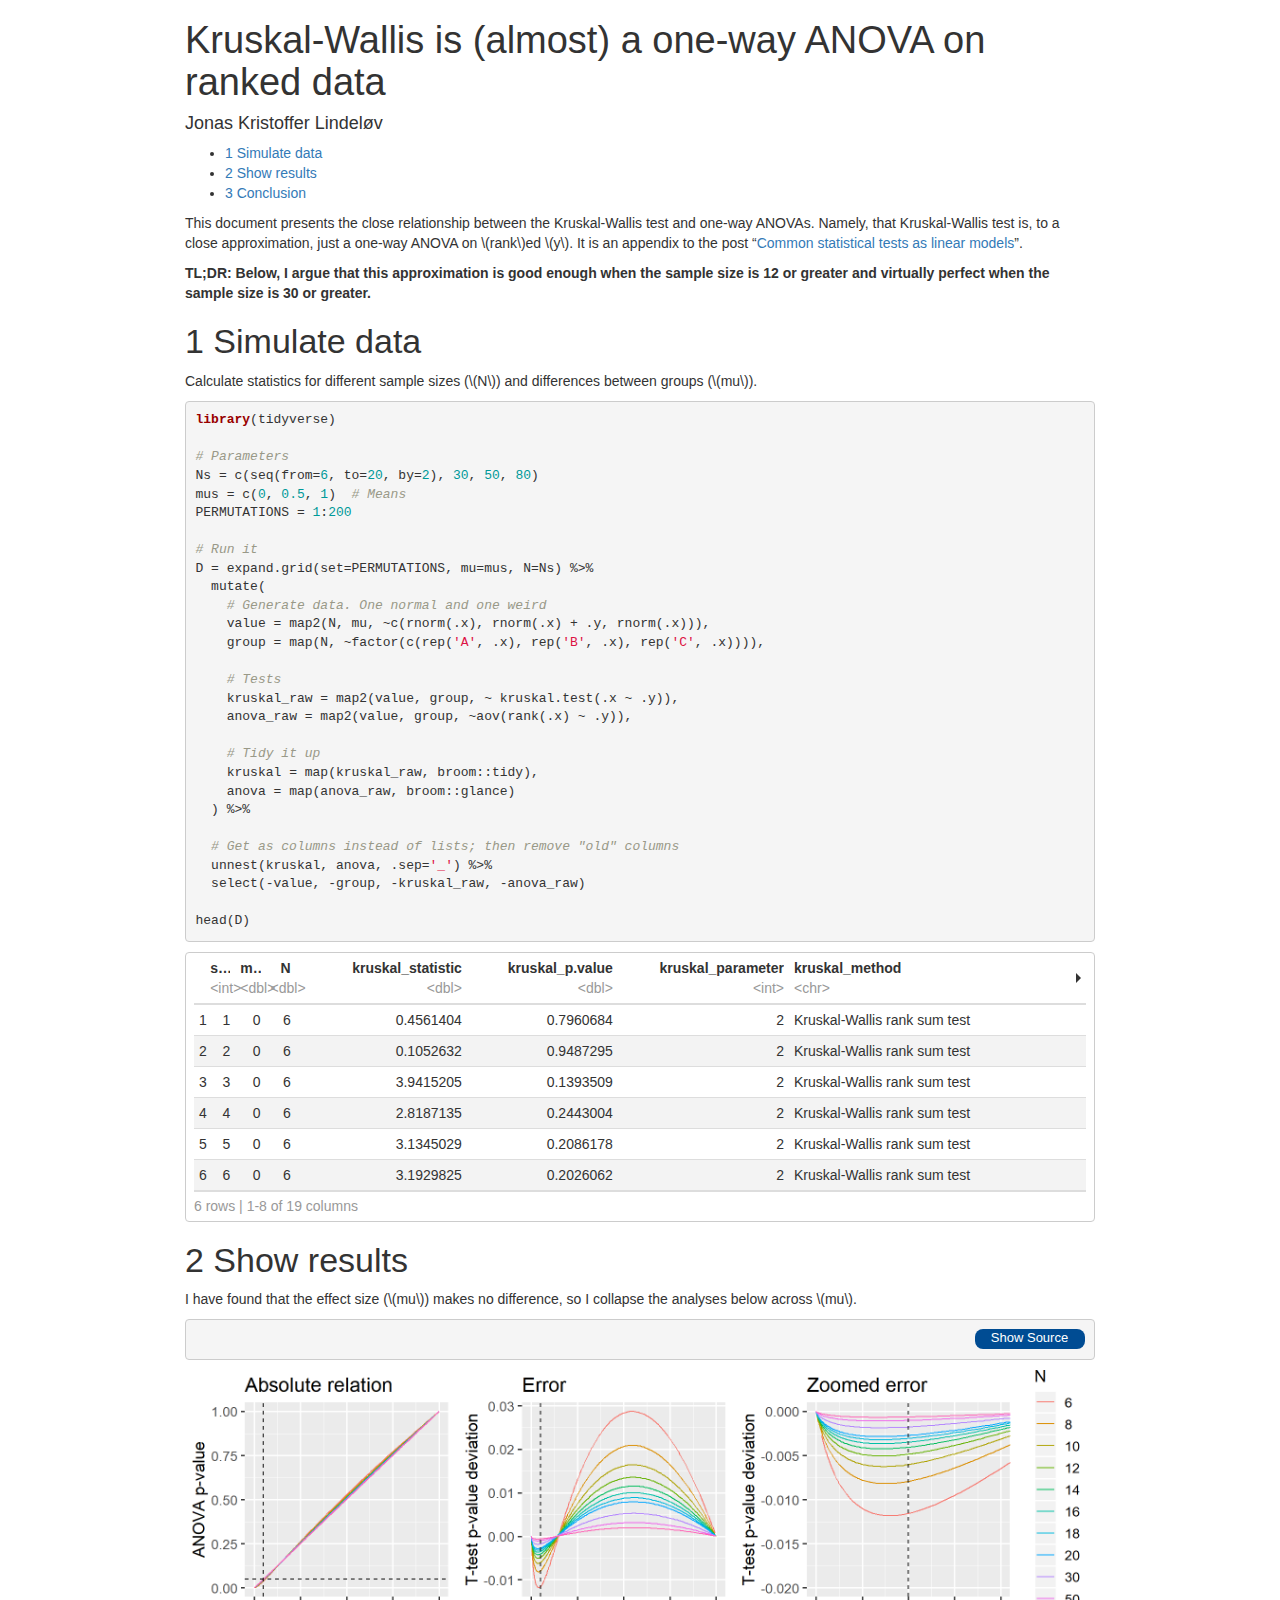
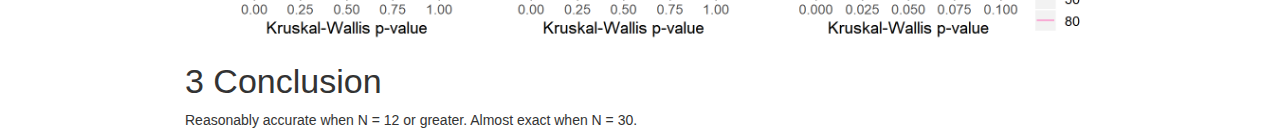
<file: simulations/simulate_kruskall.html>
<!DOCTYPE html>

<html xmlns="http://www.w3.org/1999/xhtml">

<head>

<meta charset="utf-8" />
<meta http-equiv="Content-Type" content="text/html; charset=utf-8" />
<meta name="generator" content="pandoc" />


<meta name="author" content="Jonas Kristoffer Lindeløv" />


<title>Kruskal-Wallis is (almost) a one-way ANOVA on ranked data</title>

<script src="simulate_kruskall_files/jquery-1.11.3/jquery.min.js"></script>
<meta name="viewport" content="width=device-width, initial-scale=1" />
<link href="simulate_kruskall_files/bootstrap-3.3.5/css/bootstrap.min.css" rel="stylesheet" />
<script src="simulate_kruskall_files/bootstrap-3.3.5/js/bootstrap.min.js"></script>
<script src="simulate_kruskall_files/bootstrap-3.3.5/shim/html5shiv.min.js"></script>
<script src="simulate_kruskall_files/bootstrap-3.3.5/shim/respond.min.js"></script>
<script src="simulate_kruskall_files/navigation-1.1/tabsets.js"></script>
<link href="simulate_kruskall_files/highlightjs-9.12.0/default.css" rel="stylesheet" />
<script src="simulate_kruskall_files/highlightjs-9.12.0/highlight.js"></script>
<link href="simulate_kruskall_files/pagedtable-1.1/css/pagedtable.css" rel="stylesheet" />
<script src="simulate_kruskall_files/pagedtable-1.1/js/pagedtable.js"></script>

<style type="text/css">code{white-space: pre;}</style>
<style type="text/css">
  pre:not([class]) {
    background-color: white;
  }
</style>
<script type="text/javascript">
if (window.hljs) {
  hljs.configure({languages: []});
  hljs.initHighlightingOnLoad();
  if (document.readyState && document.readyState === "complete") {
    window.setTimeout(function() { hljs.initHighlighting(); }, 0);
  }
}
</script>



<style type="text/css">
h1 {
  font-size: 34px;
}
h1.title {
  font-size: 38px;
}
h2 {
  font-size: 30px;
}
h3 {
  font-size: 24px;
}
h4 {
  font-size: 18px;
}
h5 {
  font-size: 16px;
}
h6 {
  font-size: 12px;
}
.table th:not([align]) {
  text-align: left;
}
</style>




<style type = "text/css">
.main-container {
  max-width: 940px;
  margin-left: auto;
  margin-right: auto;
}
code {
  color: inherit;
  background-color: rgba(0, 0, 0, 0.04);
}
img {
  max-width:100%;
  height: auto;
}
.tabbed-pane {
  padding-top: 12px;
}
.html-widget {
  margin-bottom: 20px;
}
button.code-folding-btn:focus {
  outline: none;
}
summary {
  display: list-item;
}
</style>



<!-- tabsets -->

<style type="text/css">
.tabset-dropdown > .nav-tabs {
  display: inline-table;
  max-height: 500px;
  min-height: 44px;
  overflow-y: auto;
  background: white;
  border: 1px solid #ddd;
  border-radius: 4px;
}

.tabset-dropdown > .nav-tabs > li.active:before {
  content: "";
  font-family: 'Glyphicons Halflings';
  display: inline-block;
  padding: 10px;
  border-right: 1px solid #ddd;
}

.tabset-dropdown > .nav-tabs.nav-tabs-open > li.active:before {
  content: "&#xe258;";
  border: none;
}

.tabset-dropdown > .nav-tabs.nav-tabs-open:before {
  content: "";
  font-family: 'Glyphicons Halflings';
  display: inline-block;
  padding: 10px;
  border-right: 1px solid #ddd;
}

.tabset-dropdown > .nav-tabs > li.active {
  display: block;
}

.tabset-dropdown > .nav-tabs > li > a,
.tabset-dropdown > .nav-tabs > li > a:focus,
.tabset-dropdown > .nav-tabs > li > a:hover {
  border: none;
  display: inline-block;
  border-radius: 4px;
}

.tabset-dropdown > .nav-tabs.nav-tabs-open > li {
  display: block;
  float: none;
}

.tabset-dropdown > .nav-tabs > li {
  display: none;
}
</style>

<script>
$(document).ready(function () {
  window.buildTabsets("TOC");
});

$(document).ready(function () {
  $('.tabset-dropdown > .nav-tabs > li').click(function () {
    $(this).parent().toggleClass('nav-tabs-open')
  });
});
</script>

<!-- code folding -->




</head>

<body>


<div class="container-fluid main-container">




<div class="fluid-row" id="header">



<h1 class="title toc-ignore">Kruskal-Wallis is (almost) a one-way ANOVA on ranked data</h1>
<h4 class="author">Jonas Kristoffer Lindeløv</h4>

</div>

<div id="TOC">
<ul>
<li><a href="#simulate-data"><span class="toc-section-number">1</span> Simulate data</a></li>
<li><a href="#show-results"><span class="toc-section-number">2</span> Show results</a></li>
<li><a href="#conclusion"><span class="toc-section-number">3</span> Conclusion</a></li>
</ul>
</div>

<!-- from https://stackoverflow.com/a/37839683/1297830 -->
<link rel="stylesheet" type="text/css" href="../include/hideOutput.css">
<script src="../include/hideOutput.js"></script>
<p>This document presents the close relationship between the Kruskal-Wallis test and one-way ANOVAs. Namely, that Kruskal-Wallis test is, to a close approximation, just a one-way ANOVA on <span class="math inline">\(rank\)</span>ed <span class="math inline">\(y\)</span>. It is an appendix to the post “<a href="https://lindeloev.github.io/tests-as-linear">Common statistical tests as linear models</a>”.</p>
<p><strong>TL;DR: Below, I argue that this approximation is good enough when the sample size is 12 or greater and virtually perfect when the sample size is 30 or greater.</strong></p>
<div id="simulate-data" class="section level1">
<h1><span class="header-section-number">1</span> Simulate data</h1>
<p>Calculate statistics for different sample sizes (<span class="math inline">\(N\)</span>) and differences between groups (<span class="math inline">\(mu\)</span>).</p>
<pre class="r"><code>library(tidyverse)

# Parameters
Ns = c(seq(from=6, to=20, by=2), 30, 50, 80)
mus = c(0, 0.5, 1)  # Means
PERMUTATIONS = 1:200

# Run it
D = expand.grid(set=PERMUTATIONS, mu=mus, N=Ns) %&gt;%
  mutate(
    # Generate data. One normal and one weird
    value = map2(N, mu, ~c(rnorm(.x), rnorm(.x) + .y, rnorm(.x))),
    group = map(N, ~factor(c(rep(&#39;A&#39;, .x), rep(&#39;B&#39;, .x), rep(&#39;C&#39;, .x)))),
    
    # Tests
    kruskal_raw = map2(value, group, ~ kruskal.test(.x ~ .y)),
    anova_raw = map2(value, group, ~aov(rank(.x) ~ .y)),
    
    # Tidy it up
    kruskal = map(kruskal_raw, broom::tidy),
    anova = map(anova_raw, broom::glance)
  ) %&gt;%
  
  # Get as columns instead of lists; then remove &quot;old&quot; columns
  unnest(kruskal, anova, .sep=&#39;_&#39;) %&gt;%
  select(-value, -group, -kruskal_raw, -anova_raw)

head(D)</code></pre>
<div data-pagedtable="false">
<script data-pagedtable-source type="application/json">
{"columns":[{"label":[""],"name":["_rn_"],"type":[""],"align":["left"]},{"label":["set"],"name":[1],"type":["int"],"align":["right"]},{"label":["mu"],"name":[2],"type":["dbl"],"align":["right"]},{"label":["N"],"name":[3],"type":["dbl"],"align":["right"]},{"label":["kruskal_statistic"],"name":[4],"type":["dbl"],"align":["right"]},{"label":["kruskal_p.value"],"name":[5],"type":["dbl"],"align":["right"]},{"label":["kruskal_parameter"],"name":[6],"type":["int"],"align":["right"]},{"label":["kruskal_method"],"name":[7],"type":["chr"],"align":["left"]},{"label":["anova_r.squared"],"name":[8],"type":["dbl"],"align":["right"]},{"label":["anova_adj.r.squared"],"name":[9],"type":["dbl"],"align":["right"]},{"label":["anova_sigma"],"name":[10],"type":["dbl"],"align":["right"]},{"label":["anova_statistic"],"name":[11],"type":["dbl"],"align":["right"]},{"label":["anova_p.value"],"name":[12],"type":["dbl"],"align":["right"]},{"label":["anova_df"],"name":[13],"type":["int"],"align":["right"]},{"label":["anova_logLik"],"name":[14],"type":["dbl"],"align":["right"]},{"label":["anova_AIC"],"name":[15],"type":["dbl"],"align":["right"]},{"label":["anova_BIC"],"name":[16],"type":["dbl"],"align":["right"]},{"label":["anova_deviance"],"name":[17],"type":["dbl"],"align":["right"]},{"label":["anova_df.residual"],"name":[18],"type":["int"],"align":["right"]}],"data":[{"1":"1","2":"0","3":"6","4":"0.4561404","5":"0.7960684","6":"2","7":"Kruskal-Wallis rank sum test","8":"0.02683179","9":"-0.10292398","10":"5.606544","11":"0.20678685","12":"0.8154726","13":"3","14":"-54.93082","15":"117.8616","16":"121.4231","17":"471.5000","18":"15","_rn_":"1"},{"1":"2","2":"0","3":"6","4":"0.1052632","5":"0.9487295","6":"2","7":"Kruskal-Wallis rank sum test","8":"0.00619195","9":"-0.12631579","10":"5.665686","11":"0.04672897","12":"0.9544844","13":"3","14":"-55.11970","15":"118.2394","16":"121.8009","17":"481.5000","18":"15","_rn_":"2"},{"1":"3","2":"0","3":"6","4":"3.9415205","5":"0.1393509","6":"2","7":"Kruskal-Wallis rank sum test","8":"0.23185415","9":"0.12943470","10":"4.981075","11":"2.26377071","12":"0.1383018","13":"3","14":"-52.80162","15":"113.6032","16":"117.1647","17":"372.1667","18":"15","_rn_":"3"},{"1":"4","2":"0","3":"6","4":"2.8187135","5":"0.2443004","6":"2","7":"Kruskal-Wallis rank sum test","8":"0.16580667","9":"0.05458090","10":"5.190804","11":"1.49072165","12":"0.2567440","13":"3","14":"-53.54399","15":"115.0880","16":"118.6495","17":"404.1667","18":"15","_rn_":"4"},{"1":"5","2":"0","3":"6","4":"3.1345029","5":"0.2086178","6":"2","7":"Kruskal-Wallis rank sum test","8":"0.18438252","9":"0.07563353","10":"5.132684","11":"1.69548714","12":"0.2168448","13":"3","14":"-53.34132","15":"114.6826","16":"118.2441","17":"395.1667","18":"15","_rn_":"5"},{"1":"6","2":"0","3":"6","4":"3.1929825","5":"0.2026062","6":"2","7":"Kruskal-Wallis rank sum test","8":"0.18782250","9":"0.07953216","10":"5.121849","11":"1.73443456","12":"0.2100788","13":"3","14":"-53.30328","15":"114.6066","16":"118.1680","17":"393.5000","18":"15","_rn_":"6"}],"options":{"columns":{"min":{},"max":[10]},"rows":{"min":[10],"max":[10]},"pages":{}}}
  </script>
</div>
</div>
<div id="show-results" class="section level1">
<h1><span class="header-section-number">2</span> Show results</h1>
<p>I have found that the effect size (<span class="math inline">\(mu\)</span>) makes no difference, so I collapse the analyses below across <span class="math inline">\(mu\)</span>.</p>
<div class="fold s">
<pre class="r"><code>D$N = factor(D$N)  # Make N a factor for prettier plotting

library(ggplot2)
library(patchwork)

# A straight-up comparison of the p-values
p_relative = ggplot(D, aes(x=kruskal_p.value, y=anova_p.value, color=N)) + 
  geom_line() + 
  geom_vline(xintercept=0.05, lty=2) +
  geom_hline(yintercept=0.05, lty=2) +
  
  labs(title=&#39;Absolute relation&#39;, x = &#39;Kruskal-Wallis p-value&#39;, y = &#39;ANOVA p-value&#39;) + 
  #coord_cartesian(xlim=c(0, 0.10), ylim=c(0, 0.11)) + 
  theme_gray(13) + 
  guides(color=FALSE)

# Looking at the difference (error) between p-values
p_error_all = ggplot(D, aes(x=kruskal_p.value, y=anova_p.value-kruskal_p.value, color=N)) + 
  geom_line() + 
  geom_vline(xintercept=0.05, lty=2) +
  
  labs(title=&#39;Error&#39;, x = &#39;Kruskal-Wallis p-value&#39;, y = &#39;T-test p-value deviation&#39;) + 
  theme_gray(13) + 
  guides(color=FALSE)

# Same, but zoomed in around p=0.05
p_error_zoom = ggplot(D, aes(x=kruskal_p.value, y=anova_p.value-kruskal_p.value, color=N)) + 
  geom_line() + 
  geom_vline(xintercept=0.05, lty=2) +
  
  labs(title=&#39;Zoomed error&#39;, x = &#39;Kruskal-Wallis p-value&#39;, y = &#39;T-test p-value deviation&#39;) + 
  coord_cartesian(xlim=c(0, 0.10), ylim=c(-0.020, 0.000)) + 
  theme_gray(13)

# Show it. Patchwork is your friend!
p_relative + p_error_all + p_error_zoom</code></pre>
<p><img src="simulate_kruskall_files/figure-html/unnamed-chunk-1-1.png" width="960" /></p>
</div>
</div>
<div id="conclusion" class="section level1">
<h1><span class="header-section-number">3</span> Conclusion</h1>
<p>Reasonably accurate when N = 12 or greater. Almost exact when N = 30.</p>
</div>




</div>

<script>

// add bootstrap table styles to pandoc tables
function bootstrapStylePandocTables() {
  $('tr.header').parent('thead').parent('table').addClass('table table-condensed');
}
$(document).ready(function () {
  bootstrapStylePandocTables();
});


</script>

<!-- dynamically load mathjax for compatibility with self-contained -->
<script>
  (function () {
    var script = document.createElement("script");
    script.type = "text/javascript";
    script.src  = "https://mathjax.rstudio.com/latest/MathJax.js?config=TeX-AMS-MML_HTMLorMML";
    document.getElementsByTagName("head")[0].appendChild(script);
  })();
</script>

</body>
</html>
</file>
<file: linear_tests_files/highlightjs-9.12.0/default.css>
.hljs-literal {
  color: #990073;
}

.hljs-number {
  color: #099;
}

.hljs-comment {
  color: #998;
  font-style: italic;
}

.hljs-keyword {
  color: #900;
  font-weight: bold;
}

.hljs-string {
  color: #d14;
}
</file>
<file: linear_tests_files/datatables-css-0.0.0/datatables-crosstalk.css>
.dt-crosstalk-fade {
  opacity: 0.2;
}

html body div.DTS div.dataTables_scrollBody {
  background: none;
}
</file>
<file: linear_tests_files/crosstalk-1.0.0/css/crosstalk.css>
/* Adjust margins outwards, so column contents line up with the edges of the
   parent of container-fluid. */
.container-fluid.crosstalk-bscols {
  margin-left: -30px;
  margin-right: -30px;
  white-space: normal;
}

/* But don't adjust the margins outwards if we're directly under the body,
   i.e. we were the top-level of something at the console. */
body > .container-fluid.crosstalk-bscols {
  margin-left: auto;
  margin-right: auto;
}

.crosstalk-input-checkboxgroup .crosstalk-options-group .crosstalk-options-column {
  display: inline-block;
  padding-right: 12px;
  vertical-align: top;
}

@media only screen and (max-width:480px) {
  .crosstalk-input-checkboxgroup .crosstalk-options-group .crosstalk-options-column {
    display: block;
    padding-right: inherit;
  }
}
</file>
<file: hideOutput.css>
.showopt {
  background-color: #004c93;
  color: #FFFFFF; 
  width: 110px;
  height: 20px;
  text-align: center;
  vertical-align: middle !important;
  float: right;
  font-family: sans-serif;
  border-radius: 8px;
}

.showopt:hover {
    background-color: #dfe4f2;
    color: #004c93;
}

pre.plot {
  background-color: white !important;
}
</file>
<file: simulate_spearman_files/highlightjs-9.12.0/default.css>
.hljs-literal {
  color: #990073;
}

.hljs-number {
  color: #099;
}

.hljs-comment {
  color: #998;
  font-style: italic;
}

.hljs-keyword {
  color: #900;
  font-weight: bold;
}

.hljs-string {
  color: #d14;
}
</file>
<file: simulate_spearman_files/pagedtable-1.1/css/pagedtable.css>
.pagedtable {
  overflow: auto;
  padding-left: 8px;
  padding-right: 8px;
}

.pagedtable-wrapper {
  border: 1px solid #ccc;
  border-radius: 4px;
  margin-bottom: 10px;
}

.pagedtable table {
  width: 100%;
  max-width: 100%;
  margin: 0;
}

.pagedtable th {
  padding: 0 5px 0 5px;
  border: none;
  border-bottom: 2px solid #dddddd;

  min-width: 45px;
}

.pagedtable-empty th {
  display: none;
}

.pagedtable td {
  padding: 0 4px 0 4px;
}

.pagedtable .even {
  background-color: rgba(140, 140, 140, 0.1);
}

.pagedtable-padding-col {
  display: none;
}

.pagedtable a {
  -webkit-touch-callout: none;
  -webkit-user-select: none;
  -khtml-user-select: none;
  -moz-user-select: none;
  -ms-user-select: none;
  user-select: none;
}

.pagedtable-index-nav {
  cursor: pointer;
  padding: 0 5px 0 5px;
  float: right;
  border: 0;
}

.pagedtable-index-nav-disabled {
  cursor: default;
  text-decoration: none;
  color: #999;
}

a.pagedtable-index-nav-disabled:hover {
  text-decoration: none;
  color: #999;
}

.pagedtable-indexes {
  cursor: pointer;
  float: right;
  border: 0;
}

.pagedtable-index-current {
  cursor: default;
  text-decoration: none;
  font-weight: bold;
  color: #333;
  border: 0;
}

a.pagedtable-index-current:hover {
  text-decoration: none;
  font-weight: bold;
  color: #333;
}

.pagedtable-index {
  width: 30px;
  display: inline-block;
  text-align: center;
  border: 0;
}

.pagedtable-index-separator-left {
  display: inline-block;
  color: #333;
  font-size: 9px;
  padding: 0 0 0 0;
  cursor: default;
}

.pagedtable-index-separator-right {
  display: inline-block;
  color: #333;
  font-size: 9px;
  padding: 0 4px 0 0;
  cursor: default;
}

.pagedtable-footer {
  padding-top: 4px;
  padding-bottom: 5px;
}

.pagedtable-not-empty .pagedtable-footer {
  border-top: 2px solid #dddddd;
}

.pagedtable-info {
  overflow: hidden;
  color: #999;
  white-space: nowrap;
  text-overflow: ellipsis;
}

.pagedtable-header-name {
  overflow: hidden;
  text-overflow: ellipsis;
}

.pagedtable-header-type {
  color: #999;
  font-weight: 400;
}

.pagedtable-na-cell {
  font-style: italic;
  opacity: 0.3;
}
</file>
<file: simulate_wilcoxon_files/highlightjs-9.12.0/default.css>
.hljs-literal {
  color: #990073;
}

.hljs-number {
  color: #099;
}

.hljs-comment {
  color: #998;
  font-style: italic;
}

.hljs-keyword {
  color: #900;
  font-weight: bold;
}

.hljs-string {
  color: #d14;
}
</file>
<file: simulate_wilcoxon_files/pagedtable-1.1/css/pagedtable.css>
.pagedtable {
  overflow: auto;
  padding-left: 8px;
  padding-right: 8px;
}

.pagedtable-wrapper {
  border: 1px solid #ccc;
  border-radius: 4px;
  margin-bottom: 10px;
}

.pagedtable table {
  width: 100%;
  max-width: 100%;
  margin: 0;
}

.pagedtable th {
  padding: 0 5px 0 5px;
  border: none;
  border-bottom: 2px solid #dddddd;

  min-width: 45px;
}

.pagedtable-empty th {
  display: none;
}

.pagedtable td {
  padding: 0 4px 0 4px;
}

.pagedtable .even {
  background-color: rgba(140, 140, 140, 0.1);
}

.pagedtable-padding-col {
  display: none;
}

.pagedtable a {
  -webkit-touch-callout: none;
  -webkit-user-select: none;
  -khtml-user-select: none;
  -moz-user-select: none;
  -ms-user-select: none;
  user-select: none;
}

.pagedtable-index-nav {
  cursor: pointer;
  padding: 0 5px 0 5px;
  float: right;
  border: 0;
}

.pagedtable-index-nav-disabled {
  cursor: default;
  text-decoration: none;
  color: #999;
}

a.pagedtable-index-nav-disabled:hover {
  text-decoration: none;
  color: #999;
}

.pagedtable-indexes {
  cursor: pointer;
  float: right;
  border: 0;
}

.pagedtable-index-current {
  cursor: default;
  text-decoration: none;
  font-weight: bold;
  color: #333;
  border: 0;
}

a.pagedtable-index-current:hover {
  text-decoration: none;
  font-weight: bold;
  color: #333;
}

.pagedtable-index {
  width: 30px;
  display: inline-block;
  text-align: center;
  border: 0;
}

.pagedtable-index-separator-left {
  display: inline-block;
  color: #333;
  font-size: 9px;
  padding: 0 0 0 0;
  cursor: default;
}

.pagedtable-index-separator-right {
  display: inline-block;
  color: #333;
  font-size: 9px;
  padding: 0 4px 0 0;
  cursor: default;
}

.pagedtable-footer {
  padding-top: 4px;
  padding-bottom: 5px;
}

.pagedtable-not-empty .pagedtable-footer {
  border-top: 2px solid #dddddd;
}

.pagedtable-info {
  overflow: hidden;
  color: #999;
  white-space: nowrap;
  text-overflow: ellipsis;
}

.pagedtable-header-name {
  overflow: hidden;
  text-overflow: ellipsis;
}

.pagedtable-header-type {
  color: #999;
  font-weight: 400;
}

.pagedtable-na-cell {
  font-style: italic;
  opacity: 0.3;
}
</file>
<file: simulations/simulate_kruskall_files/highlightjs-9.12.0/default.css>
.hljs-literal {
  color: #990073;
}

.hljs-number {
  color: #099;
}

.hljs-comment {
  color: #998;
  font-style: italic;
}

.hljs-keyword {
  color: #900;
  font-weight: bold;
}

.hljs-string {
  color: #d14;
}
</file>
<file: simulations/simulate_kruskall_files/pagedtable-1.1/css/pagedtable.css>
.pagedtable {
  overflow: auto;
  padding-left: 8px;
  padding-right: 8px;
}

.pagedtable-wrapper {
  border: 1px solid #ccc;
  border-radius: 4px;
  margin-bottom: 10px;
}

.pagedtable table {
  width: 100%;
  max-width: 100%;
  margin: 0;
}

.pagedtable th {
  padding: 0 5px 0 5px;
  border: none;
  border-bottom: 2px solid #dddddd;

  min-width: 45px;
}

.pagedtable-empty th {
  display: none;
}

.pagedtable td {
  padding: 0 4px 0 4px;
}

.pagedtable .even {
  background-color: rgba(140, 140, 140, 0.1);
}

.pagedtable-padding-col {
  display: none;
}

.pagedtable a {
  -webkit-touch-callout: none;
  -webkit-user-select: none;
  -khtml-user-select: none;
  -moz-user-select: none;
  -ms-user-select: none;
  user-select: none;
}

.pagedtable-index-nav {
  cursor: pointer;
  padding: 0 5px 0 5px;
  float: right;
  border: 0;
}

.pagedtable-index-nav-disabled {
  cursor: default;
  text-decoration: none;
  color: #999;
}

a.pagedtable-index-nav-disabled:hover {
  text-decoration: none;
  color: #999;
}

.pagedtable-indexes {
  cursor: pointer;
  float: right;
  border: 0;
}

.pagedtable-index-current {
  cursor: default;
  text-decoration: none;
  font-weight: bold;
  color: #333;
  border: 0;
}

a.pagedtable-index-current:hover {
  text-decoration: none;
  font-weight: bold;
  color: #333;
}

.pagedtable-index {
  width: 30px;
  display: inline-block;
  text-align: center;
  border: 0;
}

.pagedtable-index-separator-left {
  display: inline-block;
  color: #333;
  font-size: 9px;
  padding: 0 0 0 0;
  cursor: default;
}

.pagedtable-index-separator-right {
  display: inline-block;
  color: #333;
  font-size: 9px;
  padding: 0 4px 0 0;
  cursor: default;
}

.pagedtable-footer {
  padding-top: 4px;
  padding-bottom: 5px;
}

.pagedtable-not-empty .pagedtable-footer {
  border-top: 2px solid #dddddd;
}

.pagedtable-info {
  overflow: hidden;
  color: #999;
  white-space: nowrap;
  text-overflow: ellipsis;
}

.pagedtable-header-name {
  overflow: hidden;
  text-overflow: ellipsis;
}

.pagedtable-header-type {
  color: #999;
  font-weight: 400;
}

.pagedtable-na-cell {
  font-style: italic;
  opacity: 0.3;
}
</file>
<file: include/hideOutput.css>
.showopt {
  background-color: #004c93;
  color: #FFFFFF; 
  width: 110px;
  height: 20px;
  text-align: center;
  vertical-align: middle !important;
  float: right;
  font-family: sans-serif;
  border-radius: 8px;
}

.showopt:hover {
    background-color: #dfe4f2;
    color: #004c93;
}

pre.plot {
  background-color: white !important;
}
</file>
